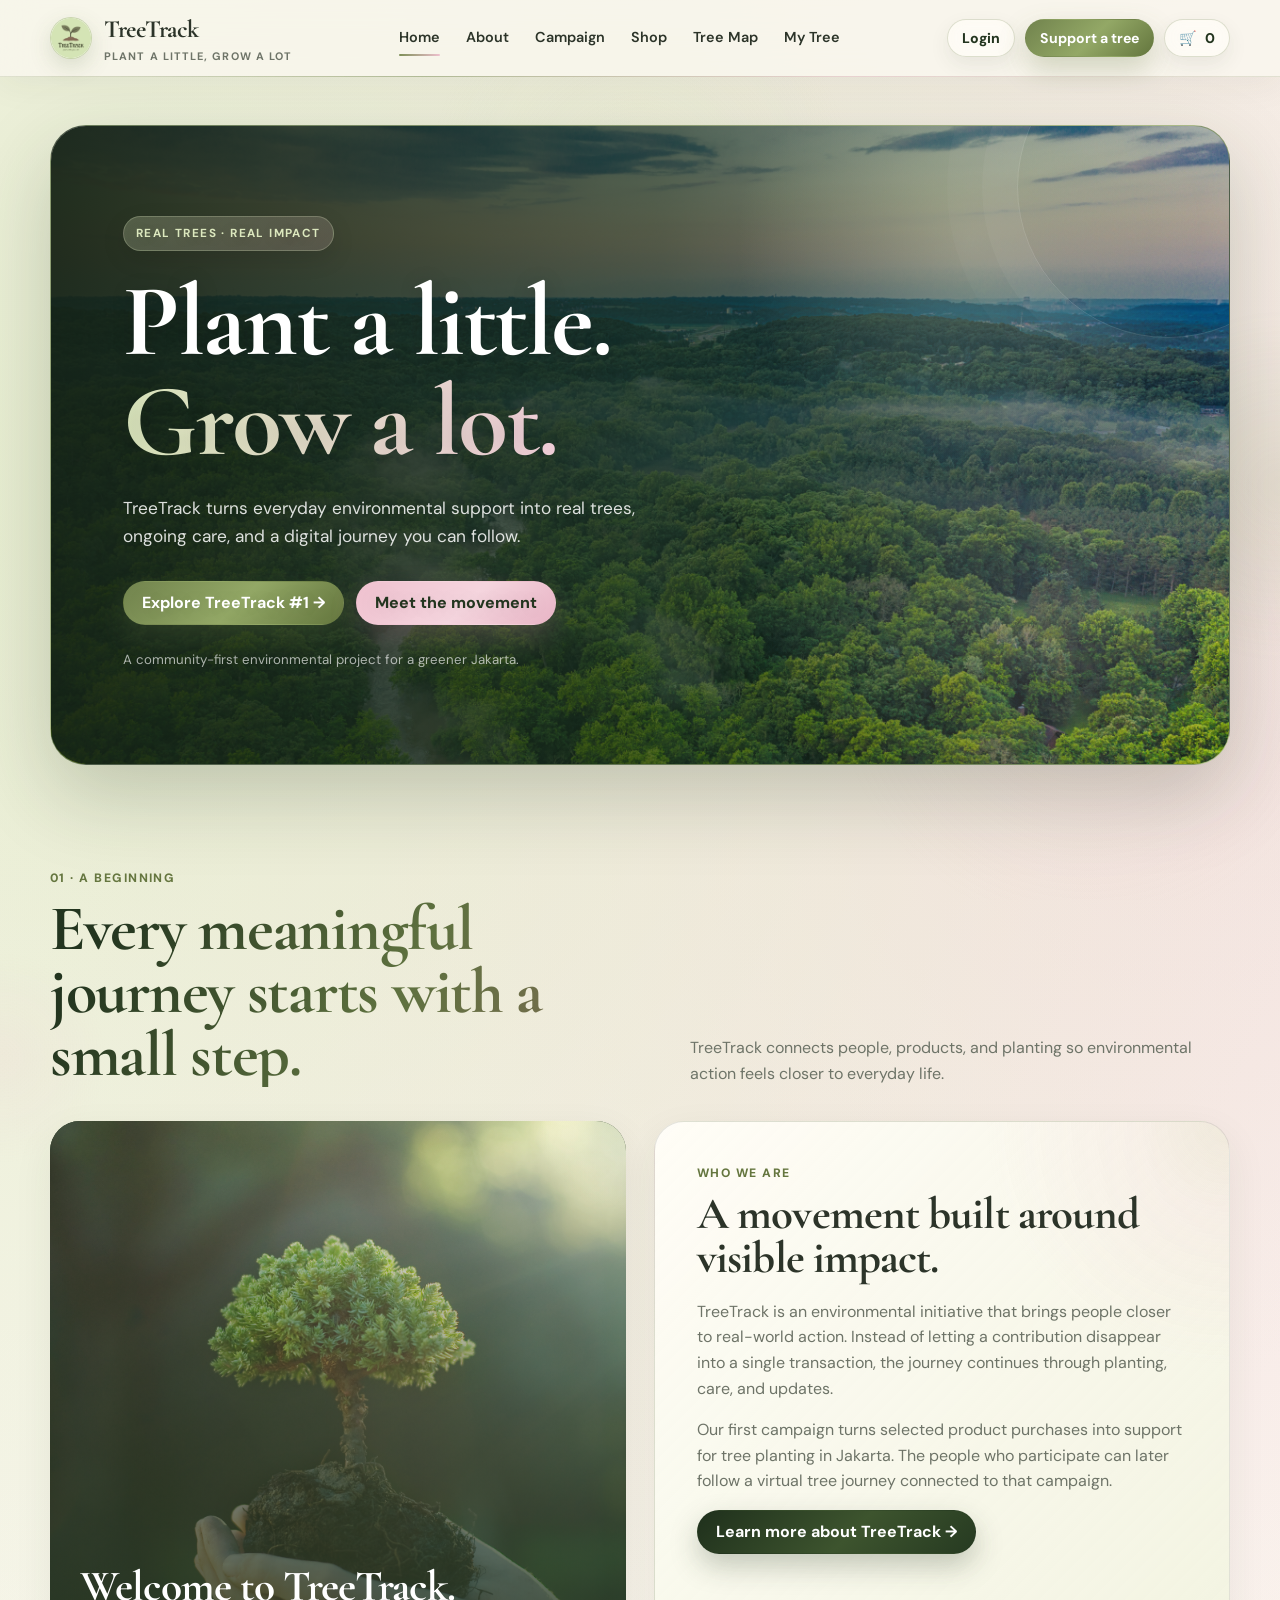
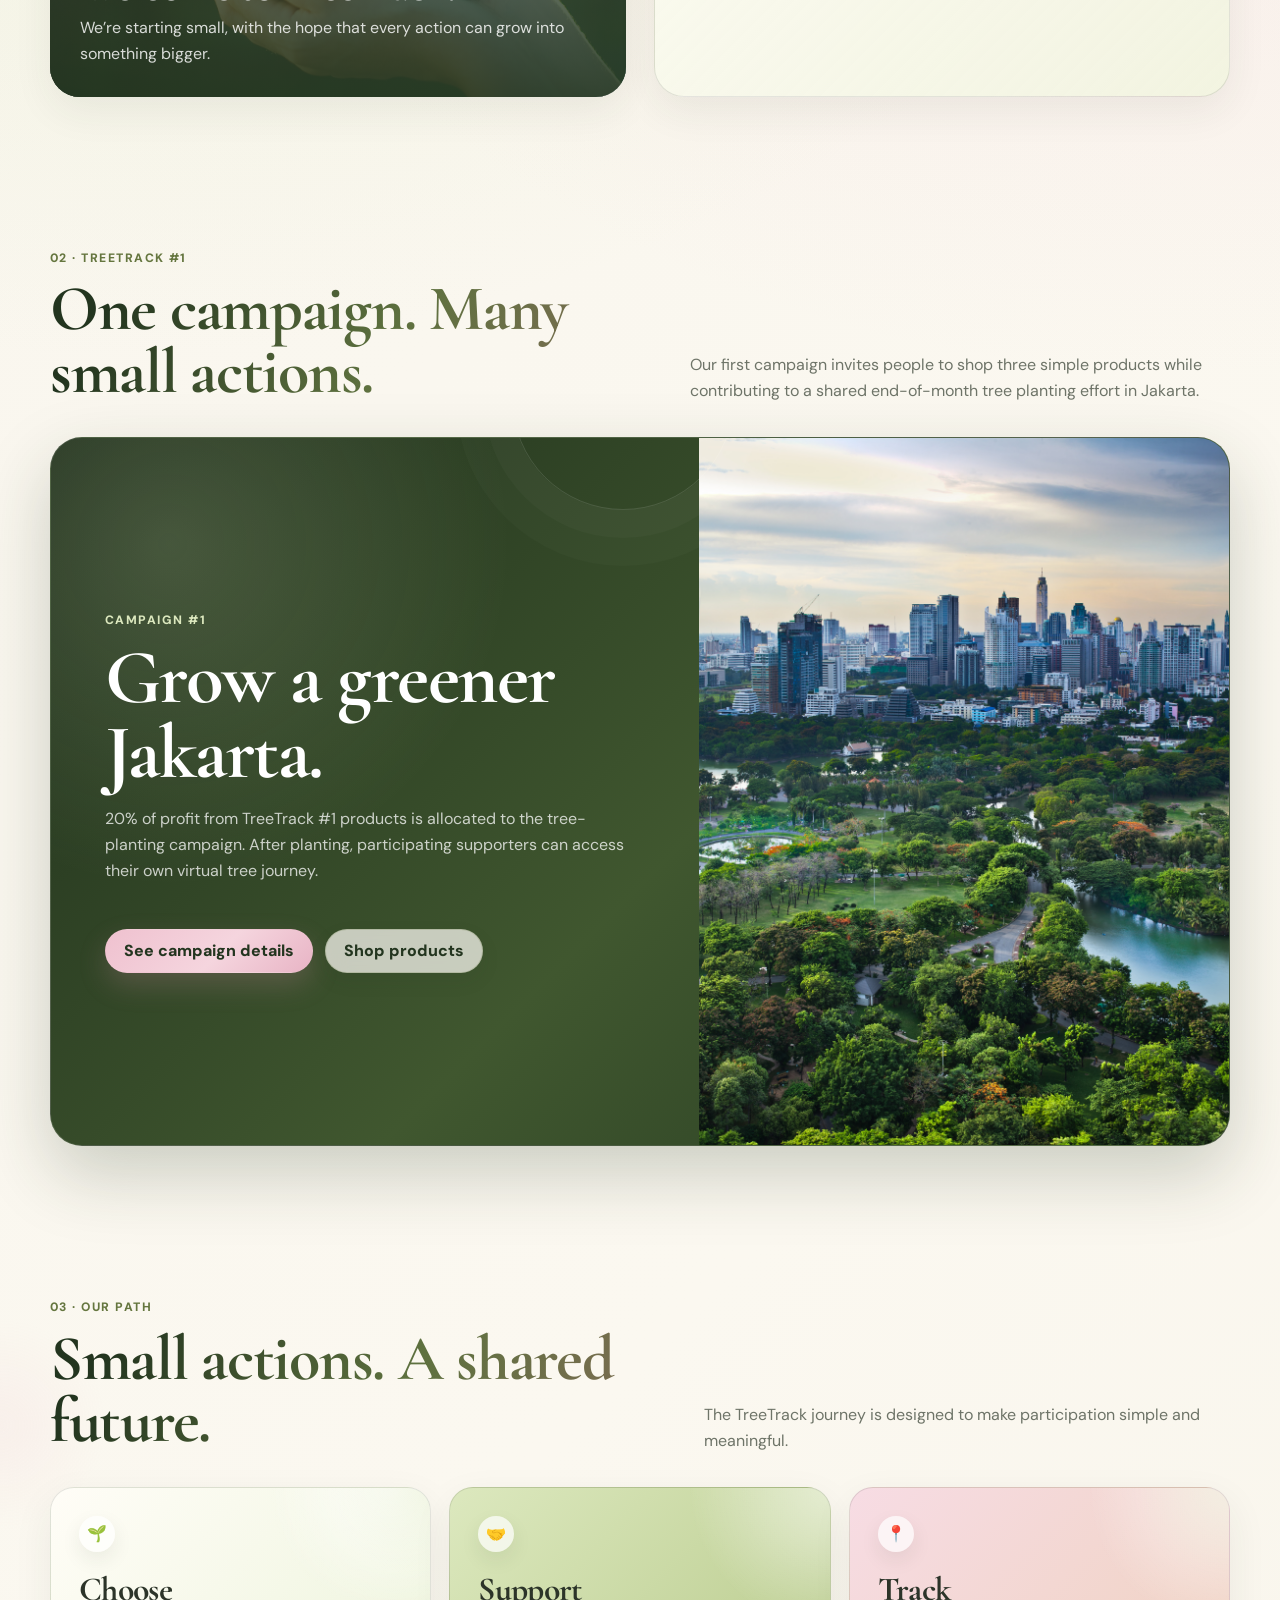
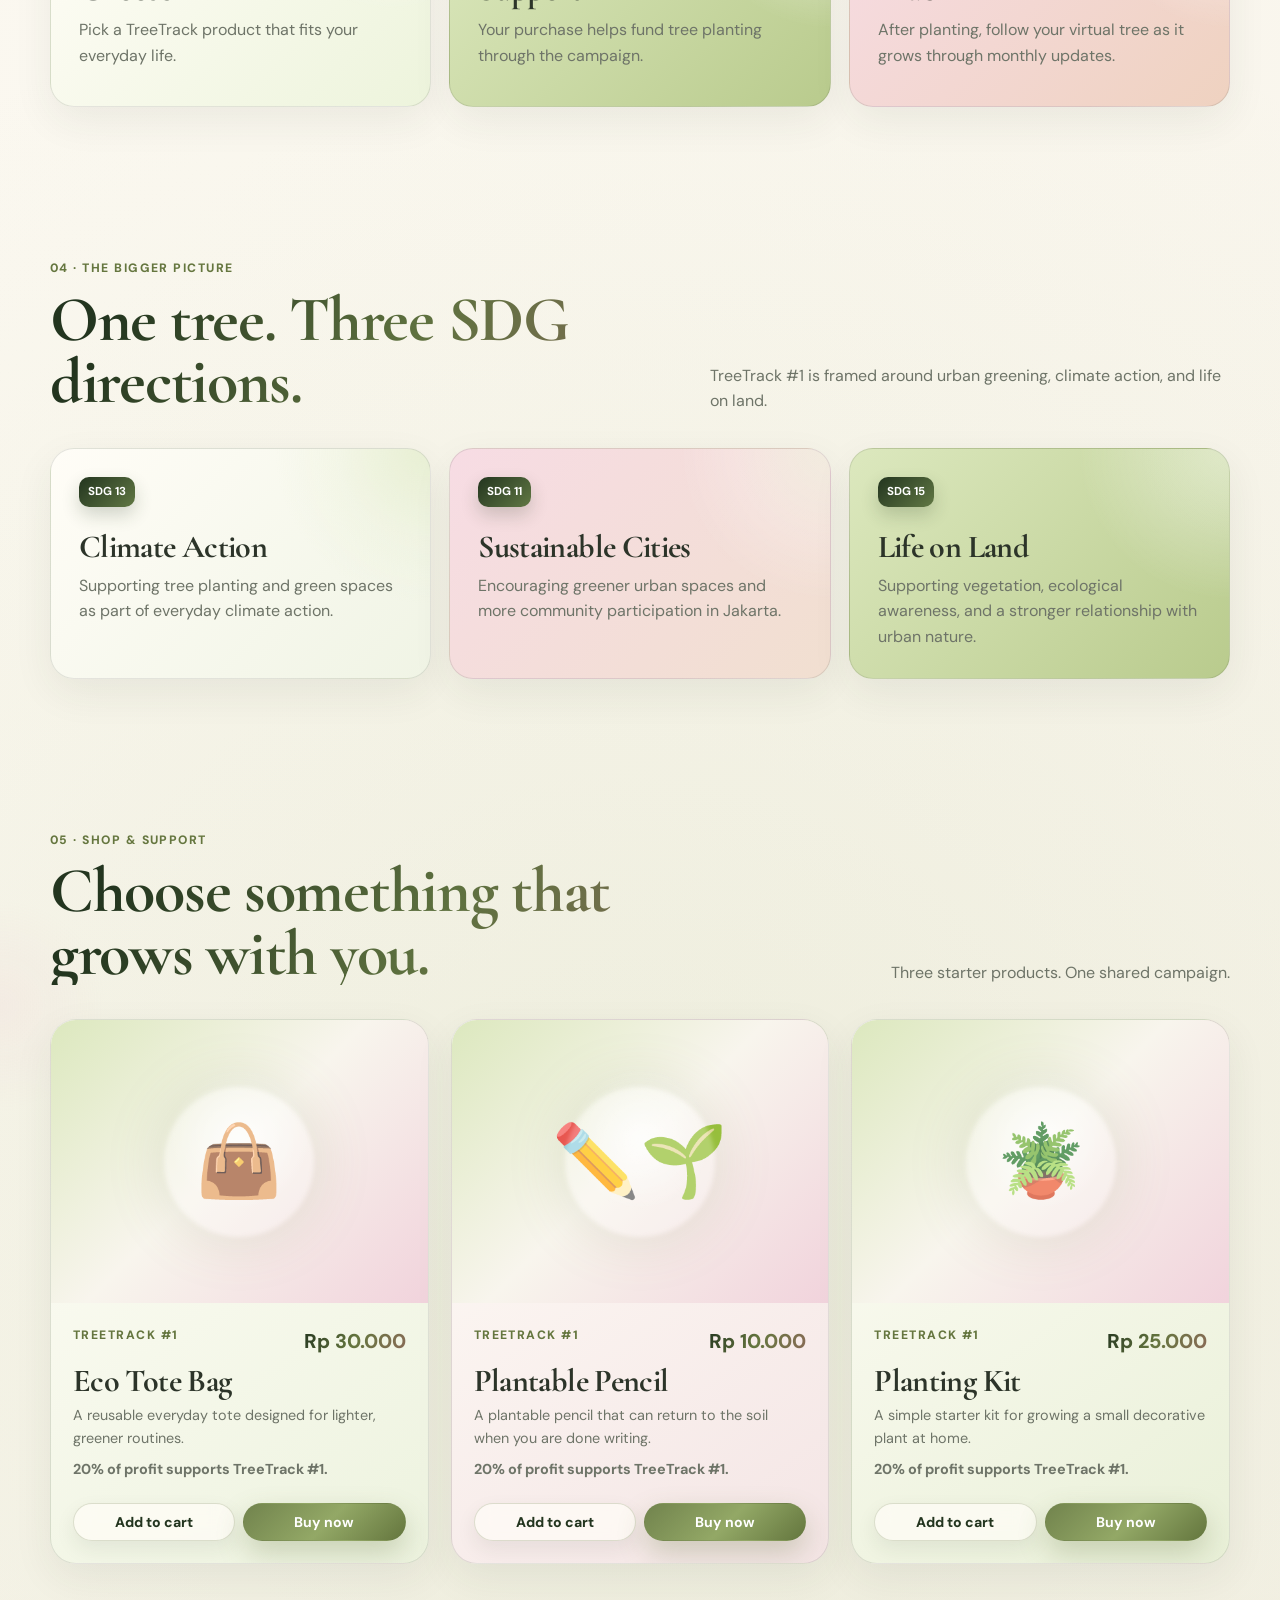
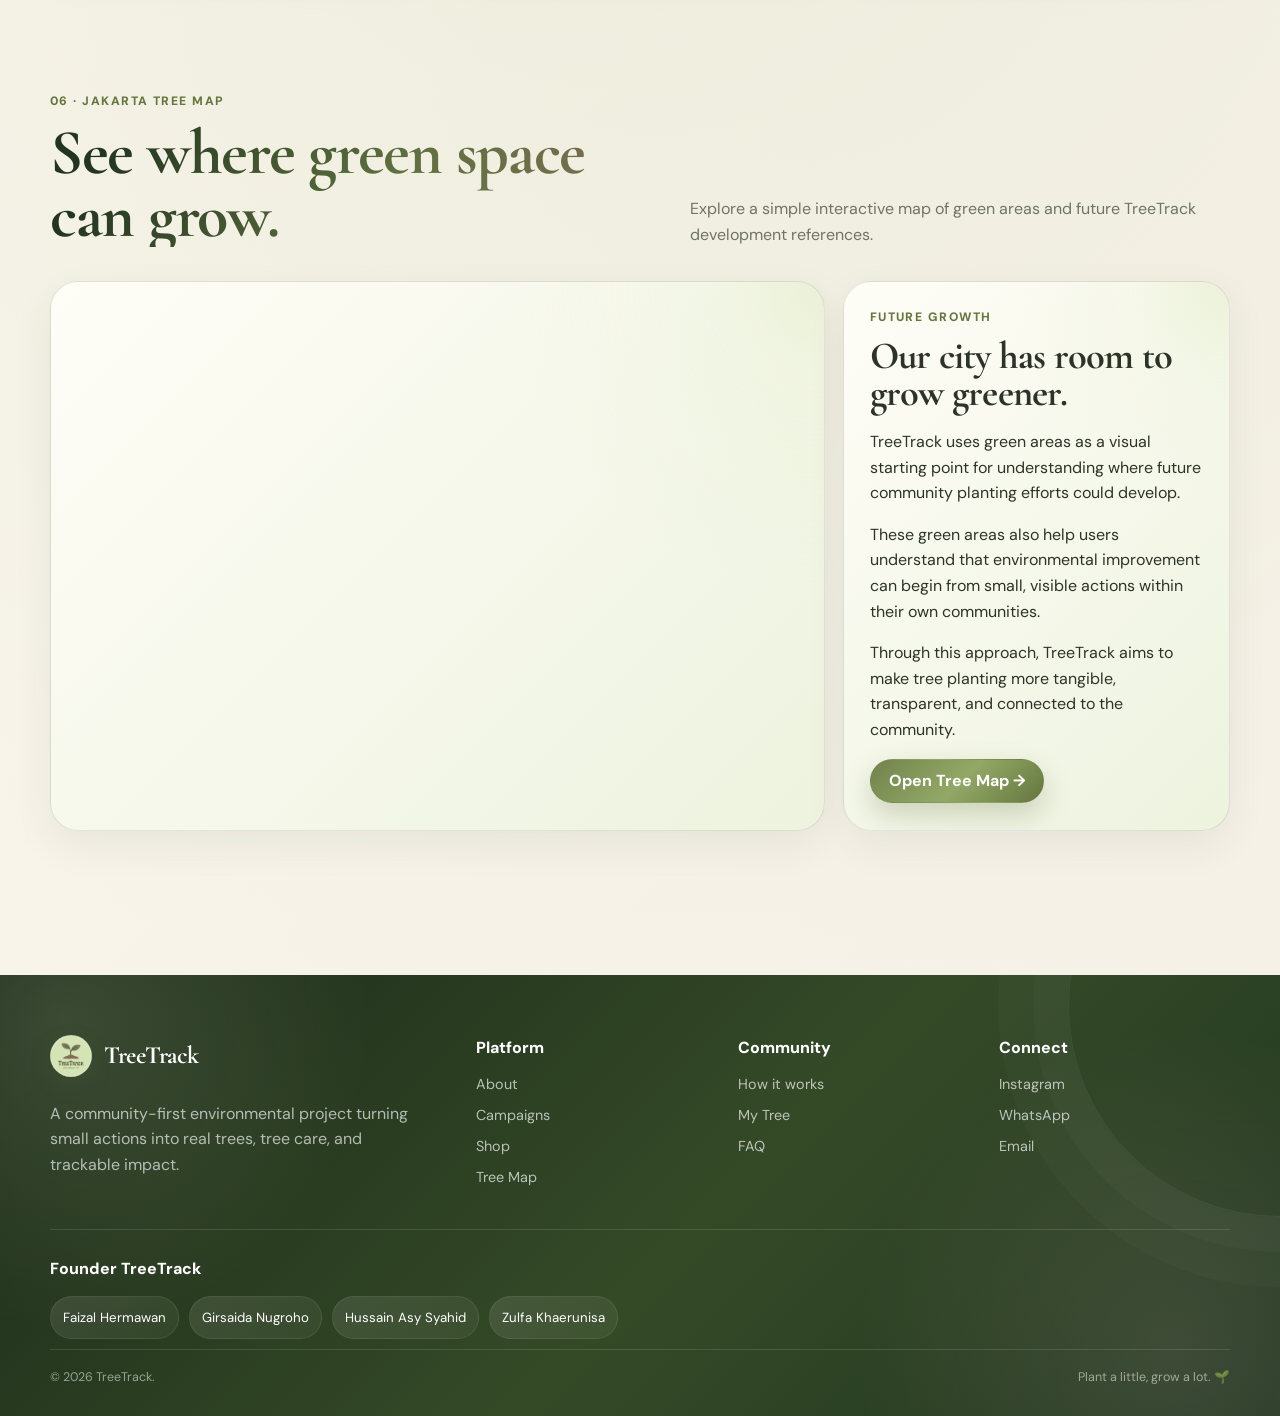
<file: index.html>
<!doctype html>
<html lang="en">
<head>
  <meta charset="utf-8">
  <meta name="viewport" content="width=device-width, initial-scale=1">
  <meta name="description" content="TreeTrack — small environmental actions, real trees, and trackable impact.">
  <title>TreeTrack — Plant a little. Grow a lot.</title>
  <link rel="icon" href="assets/treetrack-logo.jpg">
  <link rel="stylesheet" href="css/styles.css">
</head>
<body>
<header class="site-header">
  <div class="container navbar">
    <a class="brand" href="index.html" aria-label="TreeTrack home">
      <span class="brand-mark"><img src="assets/treetrack-logo.jpg" alt="TreeTrack logo"></span>
      <span><span class="brand-name">TreeTrack</span><span class="brand-tag">plant a little, grow a lot</span></span>
    </a>
    <button class="mobile-toggle" data-mobile-toggle type="button" aria-label="Open menu">☰</button>
    <nav class="nav-links" aria-label="Primary navigation">
      <a href="index.html">Home</a>
      <a href="about.html">About</a>
      <a href="campaign.html">Campaign</a>
      <a href="shop.html">Shop</a>
      <a href="map.html">Tree Map</a>
      <a href="my-tree.html">My Tree</a>
    </nav>
    <div class="nav-actions">
      <a class="btn btn-outline small" href="login.html" data-auth-link>Login</a>
      <a class="btn btn-primary small" href="shop.html">Support a tree</a>
      <a href="checkout.html" class="btn btn-outline small" aria-label="Cart">🛒 <span data-cart-count>0</span></a>
    </div>
  </div>
</header>

<main>
  <section class="hero">
    <div class="container">
      <div class="hero-panel">
        <img class="hero-image" src="assets/Background1.png" alt="Green landscape with environmental waste cleanup">
        <div class="hero-content">
          <span class="eyebrow">Real trees · real impact</span>
          <h1>Plant a little.<br><em>Grow a lot.</em></h1>
          <p class="hero-copy">TreeTrack turns everyday environmental support into real trees, ongoing care, and a digital journey you can follow.</p>
          <div class="hero-actions">
            <a class="btn btn-primary" href="campaign.html">Explore TreeTrack #1 →</a>
            <a class="btn btn-pink" href="about.html">Meet the movement</a>
          </div>
          <div class="hero-note">A community-first environmental project for a greener Jakarta.</div>
        </div>
      </div>
    </div>
  </section>

  <section class="section tight">
    <div class="container">
      <div class="section-head">
        <div>
          <div class="kicker">01 · A beginning</div>
          <h2>Every meaningful journey starts with a small step.</h2>
        </div>
        <p>TreeTrack connects people, products, and planting so environmental action feels closer to everyday life.</p>
      </div>
      <div class="split">
        <div class="photo-card">
          <img src="assets/Background2.png" alt="TreeTrack brand artwork with a seedling and the welcome message">
          <div class="overlay"></div>
          <div class="photo-copy">
            <h3>Welcome to TreeTrack.</h3>
            <p>We’re starting small, with the hope that every action can grow into something bigger.</p>
          </div>
        </div>
        <div class="text-card">
          <div class="kicker">Who we are</div>
          <h3>A movement built around visible impact.</h3>
          <p>TreeTrack is an environmental initiative that brings people closer to real-world action. Instead of letting a contribution disappear into a single transaction, the journey continues through planting, care, and updates.</p>
          <p>Our first campaign turns selected product purchases into support for tree planting in Jakarta. The people who participate can later follow a virtual tree journey connected to that campaign.</p>
          <a class="btn btn-dark" href="about.html">Learn more about TreeTrack →</a>
        </div>
      </div>
    </div>
  </section>

  <section class="section">
    <div class="container">
      <div class="section-head">
        <div><div class="kicker">02 · TreeTrack #1</div><h2>One campaign. Many small actions.</h2></div>
        <p>Our first campaign invites people to shop three simple products while contributing to a shared end-of-month tree planting effort in Jakarta.</p>
      </div>
      <div class="campaign-banner">
        <div class="copy">
          <div class="kicker" style="color:var(--sage)">Campaign #1</div>
          <h2>Grow a greener Jakarta.</h2>
          <p>20% of profit from TreeTrack #1 products is allocated to the tree-planting campaign. After planting, participating supporters can access their own virtual tree journey.</p>
          <div class="hero-actions">
            <a class="btn btn-pink" href="campaign.html">See campaign details</a>
            <a class="btn btn-outline" href="shop.html">Shop products</a>
          </div>
        </div>
        <div class="media"><img src="assets/Background3.png" alt="Hands transferring a small plant into soil"></div>
      </div>
    </div>
  </section>

  <section class="section tight">
    <div class="container">
      <div class="section-head"><div><div class="kicker">03 · Our path</div><h2>Small actions. A shared future.</h2></div><p>The TreeTrack journey is designed to make participation simple and meaningful.</p></div>
      <div class="story-grid">
        <article class="story-card"><span>🌱</span><h3>Choose</h3><p>Pick a TreeTrack product that fits your everyday life.</p></article>
        <article class="story-card"><span>🤝</span><h3>Support</h3><p>Your purchase helps fund tree planting through the campaign.</p></article>
        <article class="story-card"><span>📍</span><h3>Track</h3><p>After planting, follow your virtual tree as it grows through monthly updates.</p></article>
      </div>
    </div>
  </section>

  <section class="section">
    <div class="container">
      <div class="section-head"><div><div class="kicker">04 · The bigger picture</div><h2>One tree. Three SDG directions.</h2></div><p>TreeTrack #1 is framed around urban greening, climate action, and life on land.</p></div>
      <div class="sdgs">
        <article class="sdg-card"><span class="sdg-tag">SDG 13</span><h3>Climate Action</h3><p>Supporting tree planting and green spaces as part of everyday climate action.</p></article>
        <article class="sdg-card"><span class="sdg-tag">SDG 11</span><h3>Sustainable Cities</h3><p>Encouraging greener urban spaces and more community participation in Jakarta.</p></article>
        <article class="sdg-card"><span class="sdg-tag">SDG 15</span><h3>Life on Land</h3><p>Supporting vegetation, ecological awareness, and a stronger relationship with urban nature.</p></article>
      </div>
    </div>
  </section>

  <section class="section tight">
    <div class="container">
      <div class="section-head"><div><div class="kicker">05 · Shop & support</div><h2>Choose something that grows with you.</h2></div><p>Three starter products. One shared campaign.</p></div>
      <div class="products" id="homeProductGrid"></div>
    </div>
  </section>

  <section class="section tight">
    <div class="container">
      <div class="section-head"><div><div class="kicker">06 · Jakarta tree map</div><h2>See where green space can grow.</h2></div><p>Explore a simple interactive map of green areas and future TreeTrack development references.</p></div>
      <div class="map-shell">
        <div class="map-frame" style="min-height:420px"><iframe title="Jakarta green space map" src="https://www.google.com/maps?q=Jakarta%20green%20spaces&output=embed" loading="lazy"></iframe></div>
        <div class="map-side">
          <div class="kicker">Future growth</div>
          <h3 style="font-size:2.4rem">Our city has room to grow greener.</h3>
          <p>
  TreeTrack uses green areas as a visual starting point for understanding
  where future community planting efforts could develop.
</p>

<p>
  These green areas also help users understand that environmental improvement
  can begin from small, visible actions within their own communities.
</p>

<p>
  Through this approach, TreeTrack aims to make tree planting more tangible,
  transparent, and connected to the community.
</p>
          <a class="btn btn-primary" href="map.html">Open Tree Map →</a>
        </div>
      </div>
    </div>
  </section>
</main>

<footer class="site-footer">
  <div class="container">
    <div class="footer-grid">
      <div class="footer-brand"><div class="brand"><span class="brand-mark"><img src="assets/treetrack-logo.jpg" alt=""></span><span class="brand-name">TreeTrack</span></div><p>A community-first environmental project turning small actions into real trees, tree care, and trackable impact.</p></div>
      <div><div class="footer-title">Platform</div><div class="footer-links"><a href="about.html">About</a><a href="campaign.html">Campaigns</a><a href="shop.html">Shop</a><a href="map.html">Tree Map</a></div></div>
      <div><div class="footer-title">Community</div><div class="footer-links"><a href="about.html#how">How it works</a><a href="my-tree.html">My Tree</a><a href="about.html#faq">FAQ</a></div></div>
      <div><div class="footer-title">Connect</div><div class="footer-links"><a href="https://instagram.com/treetrack.id" target="_blank" rel="noopener">Instagram</a><a href="https://wa.me/628139511928" target="_blank" rel="noopener">WhatsApp</a><a href="mailto:hello@treetrack.id">Email</a></div></div>
    </div>
    <div class="footer-founders"><div class="footer-title">Founder TreeTrack</div><div class="founder-list"><span class="founder">Faizal Hermawan</span><span class="founder">Girsaida Nugroho</span><span class="founder">Hussain Asy Syahid</span><span class="founder">Zulfa Khaerunisa</span></div></div>
    <div class="footer-bottom"><span>© <span data-year></span> TreeTrack.</span><span>Plant a little, grow a lot. 🌱</span></div>
  </div>
</footer>
<div class="toast"></div>
<script src="js/app.js"></script>
</body>
</html>
</file>
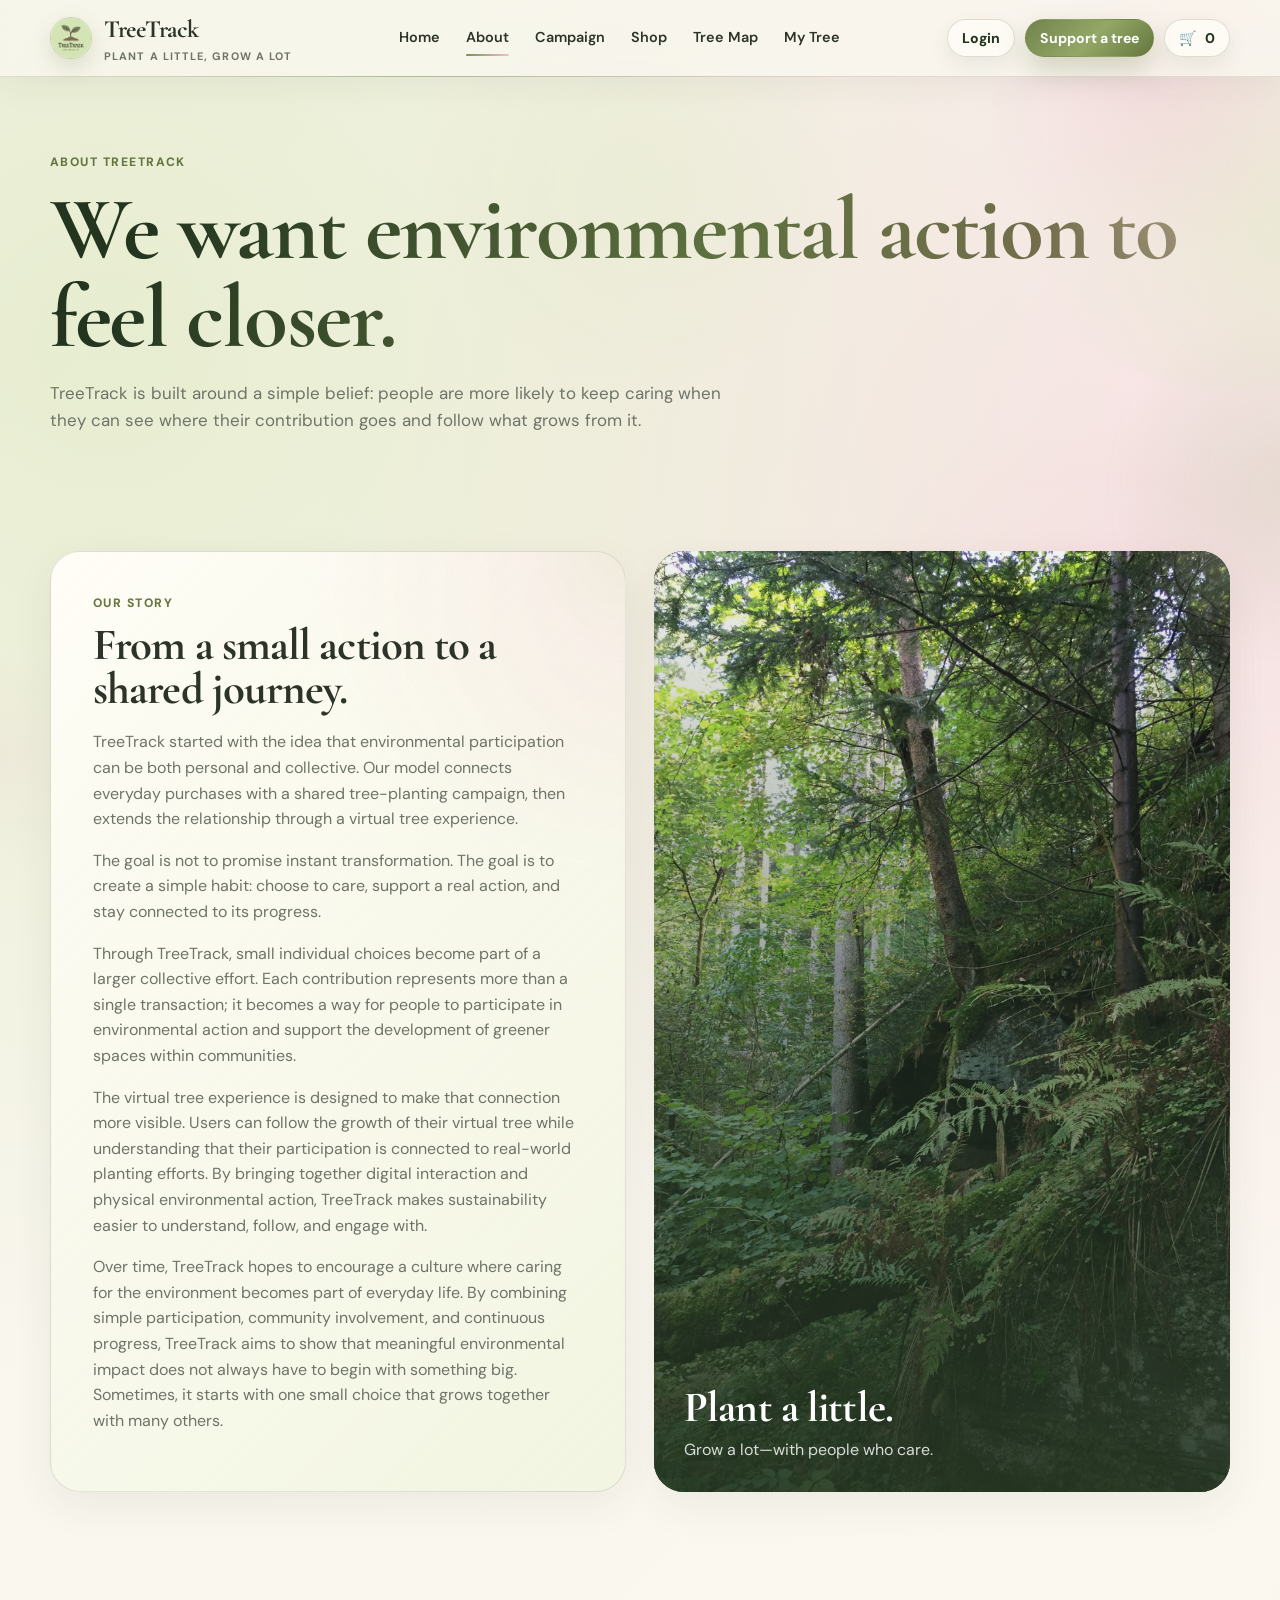
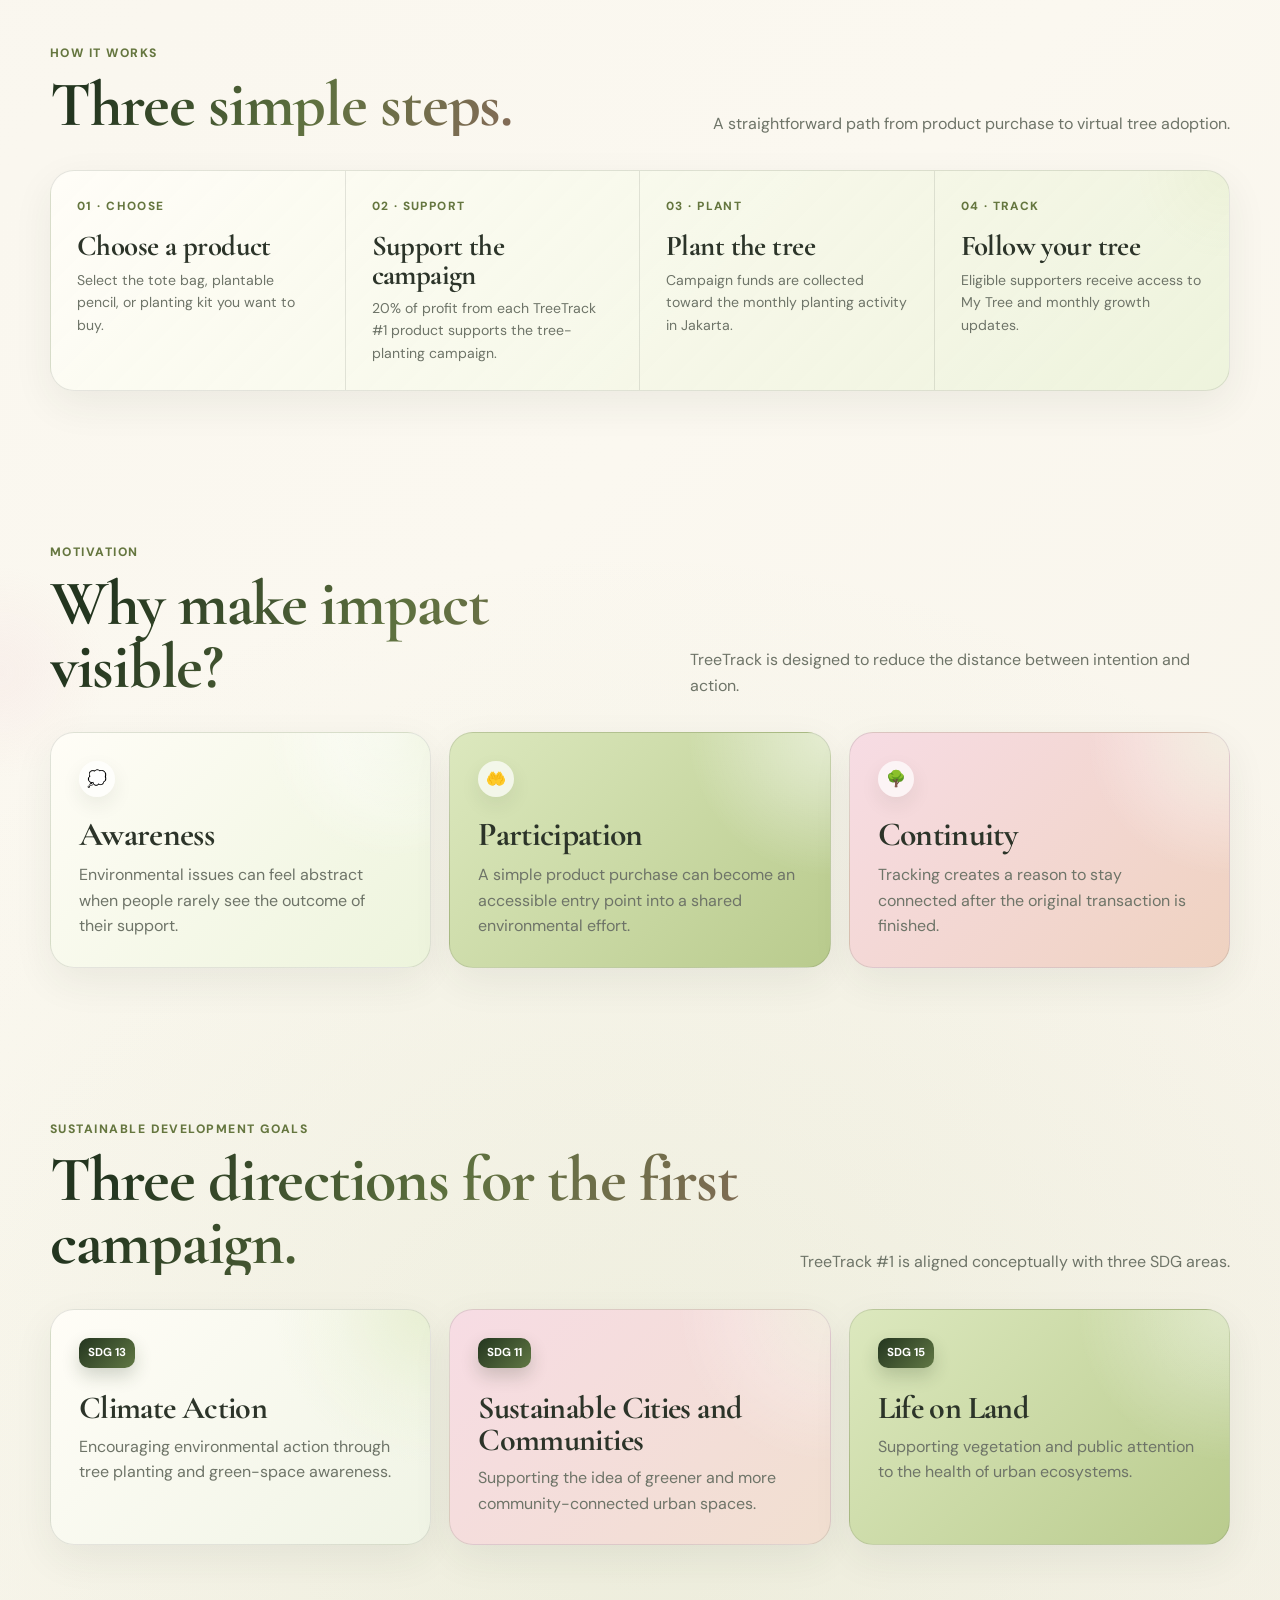
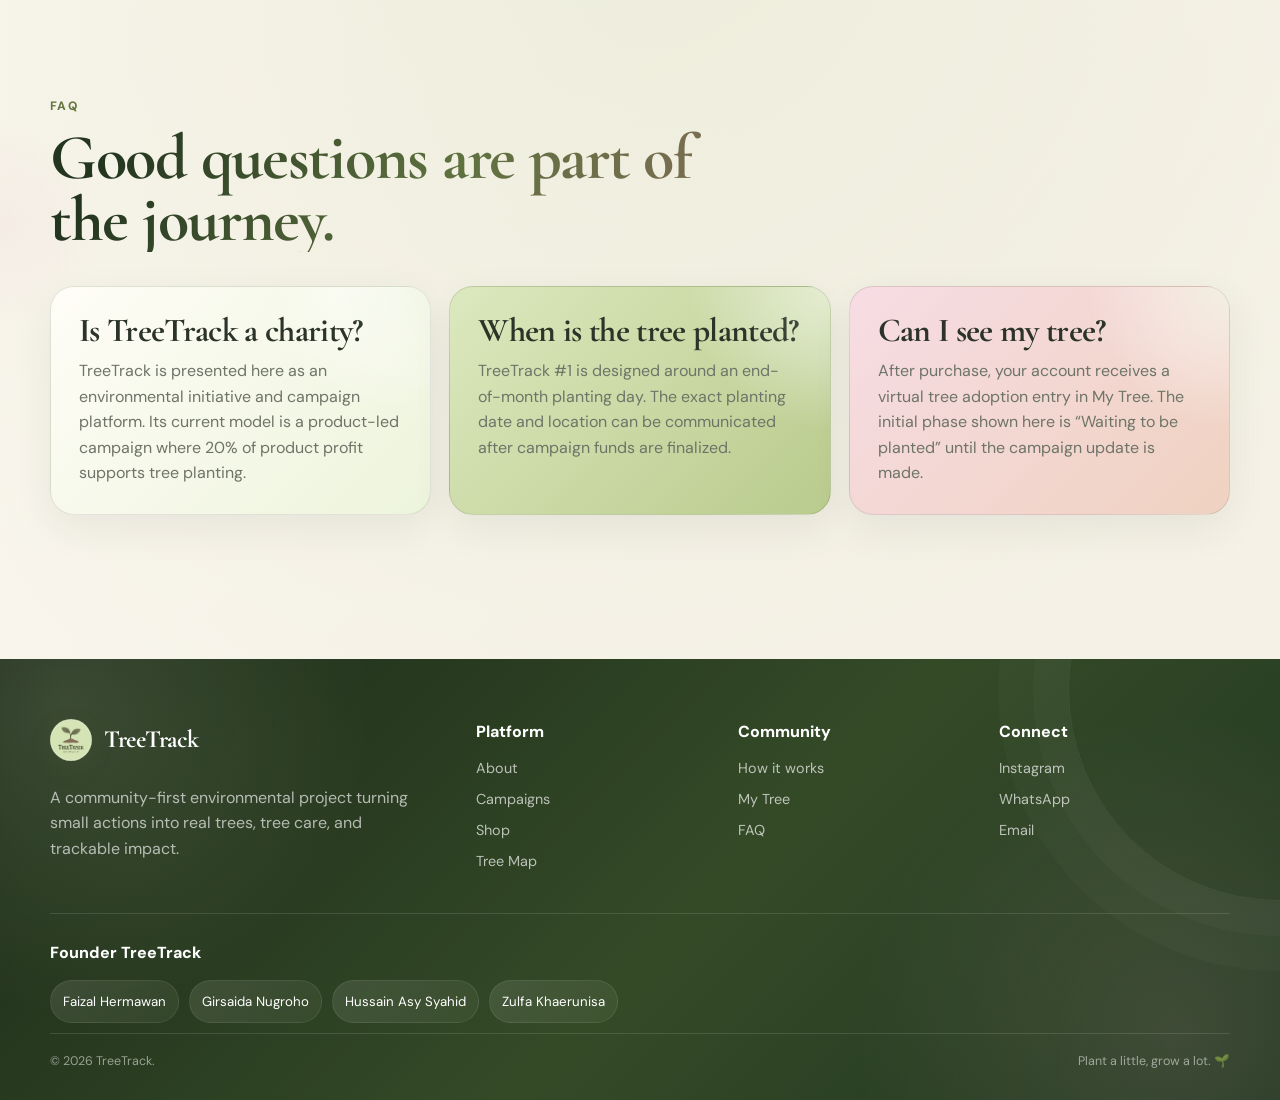
<file: about.html>
<!doctype html>
<html lang="en">
<head>
  <meta charset="utf-8"><meta name="viewport" content="width=device-width, initial-scale=1">
  <meta name="description" content="About TreeTrack, its motivation, mission, SDGs and how the platform works.">
  <title>About TreeTrack</title>
  <link rel="icon" href="assets/treetrack-logo.jpg"><link rel="stylesheet" href="css/styles.css">
</head>
<body>
<header class="site-header"><div class="container navbar"><a class="brand" href="index.html"><span class="brand-mark"><img src="assets/treetrack-logo.jpg" alt="TreeTrack logo"></span><span><span class="brand-name">TreeTrack</span><span class="brand-tag">plant a little, grow a lot</span></span></a><button class="mobile-toggle" data-mobile-toggle type="button">☰</button><nav class="nav-links"><a href="index.html">Home</a><a href="about.html">About</a><a href="campaign.html">Campaign</a><a href="shop.html">Shop</a><a href="map.html">Tree Map</a><a href="my-tree.html">My Tree</a></nav><div class="nav-actions"><a class="btn btn-outline small" href="login.html" data-auth-link>Login</a><a class="btn btn-primary small" href="shop.html">Support a tree</a><a class="btn btn-outline small" href="checkout.html">🛒 <span data-cart-count>0</span></a></div></div></header>
<main>
  <section class="page-hero"><div class="container page-hero-inner"><div class="kicker">About TreeTrack</div><h1>We want environmental action to feel closer.</h1><p>TreeTrack is built around a simple belief: people are more likely to keep caring when they can see where their contribution goes and follow what grows from it.</p></div></section>
  <section class="section tight"><div class="container"><div class="split"><div class="text-card"><div class="kicker">Our story</div><h3>From a small action to a shared journey.</h3><p>
  TreeTrack started with the idea that environmental participation can be both
  personal and collective. Our model connects everyday purchases with a shared
  tree-planting campaign, then extends the relationship through a virtual tree
  experience.
</p>

<p>
  The goal is not to promise instant transformation. The goal is to create a
  simple habit: choose to care, support a real action, and stay connected to
  its progress.
</p>

<p>
  Through TreeTrack, small individual choices become part of a larger
  collective effort. Each contribution represents more than a single
  transaction; it becomes a way for people to participate in environmental
  action and support the development of greener spaces within communities.
</p>

<p>
  The virtual tree experience is designed to make that connection more visible.
  Users can follow the growth of their virtual tree while understanding that
  their participation is connected to real-world planting efforts. By bringing
  together digital interaction and physical environmental action, TreeTrack
  makes sustainability easier to understand, follow, and engage with.
</p>

<p>
  Over time, TreeTrack hopes to encourage a culture where caring for the
  environment becomes part of everyday life. By combining simple participation,
  community involvement, and continuous progress, TreeTrack aims to show that
  meaningful environmental impact does not always have to begin with something
  big. Sometimes, it starts with one small choice that grows together with
  many others.
</p></div><div class="photo-card"><img src="assets/Background4.png" alt="Green landscape"><div class="overlay"></div><div class="photo-copy"><h3>Plant a little.</h3><p>Grow a lot—with people who care.</p></div></div></div></div></section>
  <section class="section" id="how"><div class="container"><div class="section-head"><div><div class="kicker">How it works</div><h2>Three simple steps.</h2></div><p>A straightforward path from product purchase to virtual tree adoption.</p></div><div class="timeline"><article class="timeline-item"><div class="num">01 · CHOOSE</div><h3>Choose a product</h3><p>Select the tote bag, plantable pencil, or planting kit you want to buy.</p></article><article class="timeline-item"><div class="num">02 · SUPPORT</div><h3>Support the campaign</h3><p>20% of profit from each TreeTrack #1 product supports the tree-planting campaign.</p></article><article class="timeline-item"><div class="num">03 · PLANT</div><h3>Plant the tree</h3><p>Campaign funds are collected toward the monthly planting activity in Jakarta.</p></article><article class="timeline-item"><div class="num">04 · TRACK</div><h3>Follow your tree</h3><p>Eligible supporters receive access to My Tree and monthly growth updates.</p></article></div></div></section>
  <section class="section tight"><div class="container"><div class="section-head"><div><div class="kicker">Motivation</div><h2>Why make impact visible?</h2></div><p>TreeTrack is designed to reduce the distance between intention and action.</p></div><div class="story-grid"><article class="story-card"><span>💭</span><h3>Awareness</h3><p>Environmental issues can feel abstract when people rarely see the outcome of their support.</p></article><article class="story-card"><span>🤲</span><h3>Participation</h3><p>A simple product purchase can become an accessible entry point into a shared environmental effort.</p></article><article class="story-card"><span>🌳</span><h3>Continuity</h3><p>Tracking creates a reason to stay connected after the original transaction is finished.</p></article></div></div></section>
  <section class="section" id="sdgs"><div class="container"><div class="section-head"><div><div class="kicker">Sustainable Development Goals</div><h2>Three directions for the first campaign.</h2></div><p>TreeTrack #1 is aligned conceptually with three SDG areas.</p></div><div class="sdgs"><article class="sdg-card"><span class="sdg-tag">SDG 13</span><h3>Climate Action</h3><p>Encouraging environmental action through tree planting and green-space awareness.</p></article><article class="sdg-card"><span class="sdg-tag">SDG 11</span><h3>Sustainable Cities and Communities</h3><p>Supporting the idea of greener and more community-connected urban spaces.</p></article><article class="sdg-card"><span class="sdg-tag">SDG 15</span><h3>Life on Land</h3><p>Supporting vegetation and public attention to the health of urban ecosystems.</p></article></div></div></section>
  <section class="section tight" id="faq"><div class="container"><div class="section-head"><div><div class="kicker">FAQ</div><h2>Good questions are part of the journey.</h2></div></div><div class="story-grid"><article class="story-card"><h3>Is TreeTrack a charity?</h3><p>TreeTrack is presented here as an environmental initiative and campaign platform. Its current model is a product-led campaign where 20% of product profit supports tree planting.</p></article><article class="story-card"><h3>When is the tree planted?</h3><p>TreeTrack #1 is designed around an end-of-month planting day. The exact planting date and location can be communicated after campaign funds are finalized.</p></article><article class="story-card"><h3>Can I see my tree?</h3><p>After purchase, your account receives a virtual tree adoption entry in My Tree. The initial phase shown here is “Waiting to be planted” until the campaign update is made.</p></article></div></div></section>
</main>
<footer class="site-footer"><div class="container"><div class="footer-grid"><div class="footer-brand"><div class="brand"><span class="brand-mark"><img src="assets/treetrack-logo.jpg" alt=""></span><span class="brand-name">TreeTrack</span></div><p>A community-first environmental project turning small actions into real trees, tree care, and trackable impact.</p></div><div><div class="footer-title">Platform</div><div class="footer-links"><a href="about.html">About</a><a href="campaign.html">Campaigns</a><a href="shop.html">Shop</a><a href="map.html">Tree Map</a></div></div><div><div class="footer-title">Community</div><div class="footer-links"><a href="about.html#how">How it works</a><a href="my-tree.html">My Tree</a><a href="about.html#faq">FAQ</a></div></div><div><div class="footer-title">Connect</div><div class="footer-links"><a href="https://instagram.com/treetrack.id" target="_blank" rel="noopener">Instagram</a><a href="https://wa.me/628139511928" target="_blank" rel="noopener">WhatsApp</a><a href="mailto:hello@treetrack.id">Email</a></div></div></div><div class="footer-founders"><div class="footer-title">Founder TreeTrack</div><div class="founder-list"><span class="founder">Faizal Hermawan</span><span class="founder">Girsaida Nugroho</span><span class="founder">Hussain Asy Syahid</span><span class="founder">Zulfa Khaerunisa</span></div></div><div class="footer-bottom"><span>© <span data-year></span> TreeTrack.</span><span>Plant a little, grow a lot. 🌱</span></div></div></footer><div class="toast"></div><script src="js/app.js"></script>
</body>
</html>
</file>
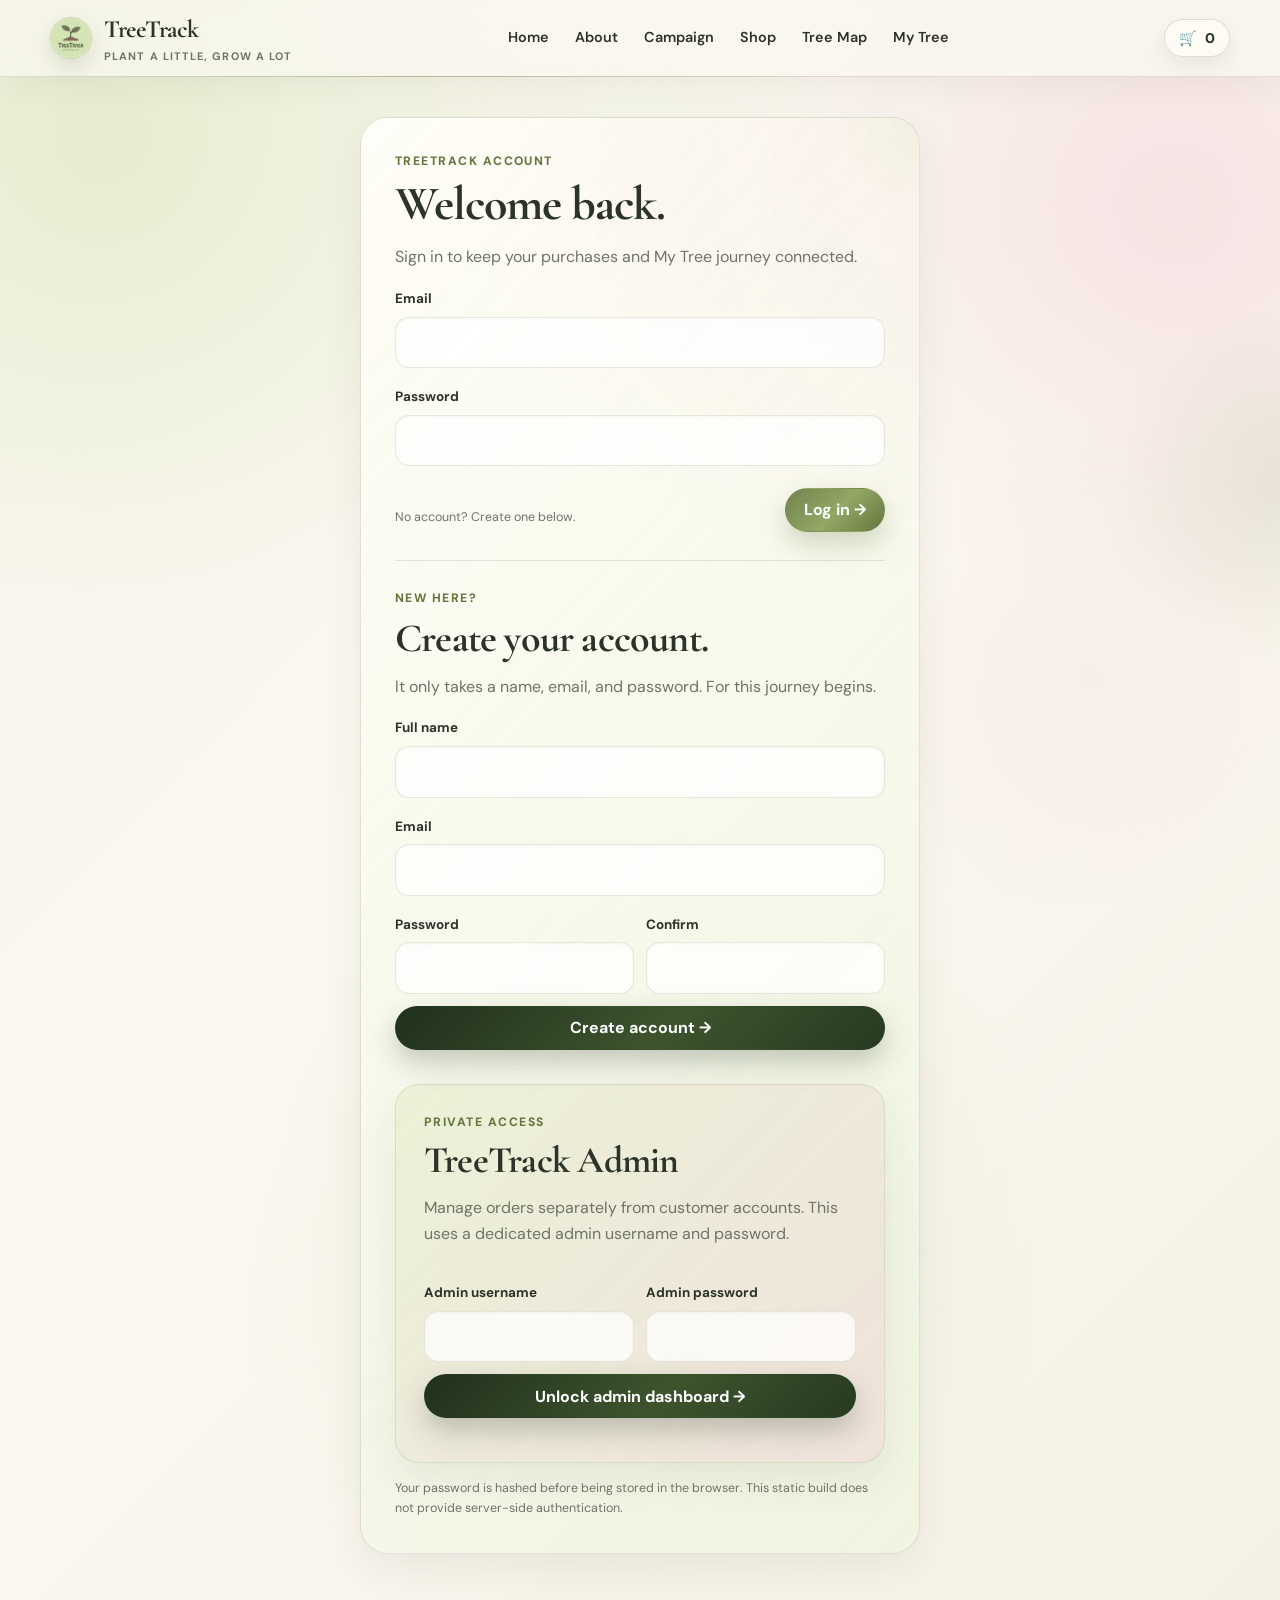
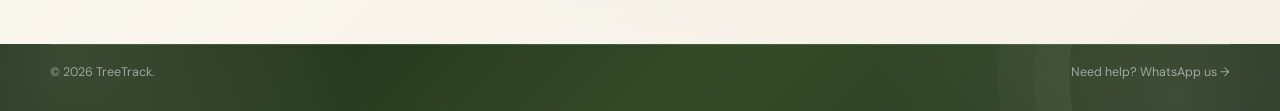
<file: account.html>
<!doctype html>
<html lang="en">
<head><meta charset="utf-8"><meta name="viewport" content="width=device-width, initial-scale=1"><meta name="description" content="TreeTrack user account and saved purchase history."><title>My TreeTrack Account</title><link rel="icon" href="assets/treetrack-logo.jpg"><link rel="stylesheet" href="css/styles.css"></head>
<body>
<header class="site-header"><div class="container navbar"><a class="brand" href="index.html"><span class="brand-mark"><img src="assets/treetrack-logo.jpg" alt="TreeTrack logo"></span><span><span class="brand-name">TreeTrack</span><span class="brand-tag">plant a little, grow a lot</span></span></a><button class="mobile-toggle" data-mobile-toggle type="button">☰</button><nav class="nav-links"><a href="index.html">Home</a><a href="about.html">About</a><a href="campaign.html">Campaign</a><a href="shop.html">Shop</a><a href="map.html">Tree Map</a><a href="my-tree.html">My Tree</a></nav><div class="nav-actions"><a class="btn btn-primary small" href="shop.html">Shop</a></div></div></header>
<main><section class="page-hero"><div class="container page-hero-inner"><div class="kicker">My account</div><h1>Your TreeTrack activity, kept together.</h1><p>Purchase history and virtual tree adoptions remain linked to your account in this browser.</p></div></section><section class="section tight"><div class="container" id="accountRoot"></div></section></main>
<footer class="site-footer"><div class="container"><div class="footer-bottom"><span>© <span data-year></span> TreeTrack.</span><span><a href="my-tree.html">Open My Tree →</a></span></div></div></footer><div class="toast"></div><script src="js/app.js"></script>
</body></html>
</file>
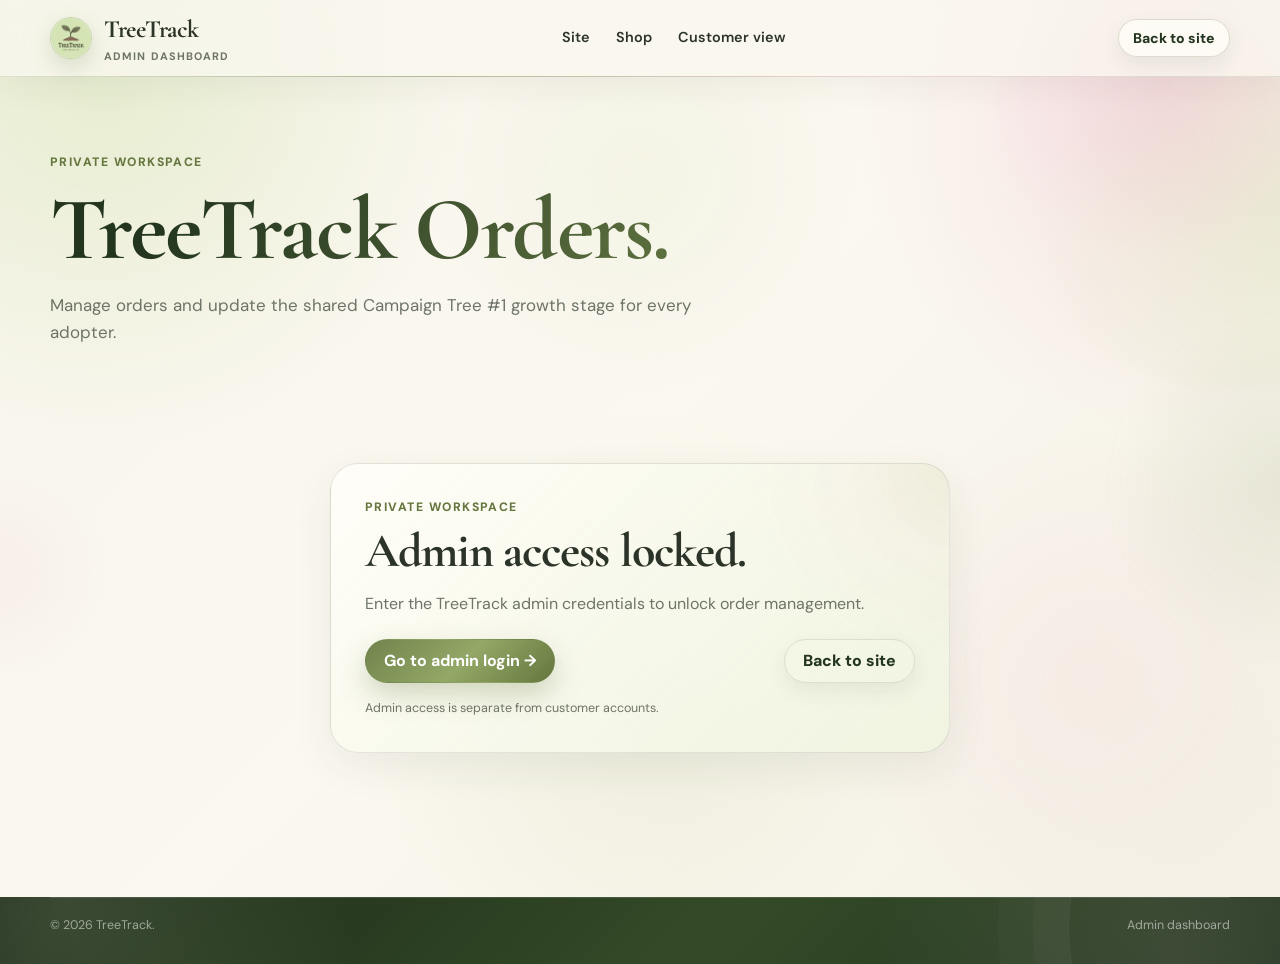
<file: admin.html>
<!doctype html>
<html lang="en">
<head>
  <meta charset="utf-8">
  <meta name="viewport" content="width=device-width, initial-scale=1">
  <meta name="description" content="TreeTrack order management dashboard.">
  <title>TreeTrack Admin — Dashboard</title>
  <link rel="icon" href="assets/treetrack-logo.jpg">
  <link rel="stylesheet" href="css/styles.css">
</head>
<body class="admin-page">
<header class="site-header">
  <div class="container navbar">
    <a class="brand" href="index.html">
      <span class="brand-mark"><img src="assets/treetrack-logo.jpg" alt="TreeTrack logo"></span>
      <span><span class="brand-name">TreeTrack</span><span class="brand-tag">admin dashboard</span></span>
    </a>
    <nav class="nav-links">
      <a href="index.html">Site</a>
      <a href="shop.html">Shop</a>
      <a href="account.html">Customer view</a>
    </nav>
    <div class="nav-actions"><a class="btn btn-outline small" href="index.html">Back to site</a></div>
  </div>
</header>
<main>
  <section class="page-hero"><div class="container page-hero-inner"><div class="kicker">Private workspace</div><h1>TreeTrack Orders.</h1><p>Manage orders and update the shared Campaign Tree #1 growth stage for every adopter.</p></div></section>
  <section class="section tight"><div class="container" id="adminRoot"></div></section>
</main>
<footer class="site-footer"><div class="container"><div class="footer-bottom"><span>© <span data-year></span> TreeTrack.</span><span>Admin dashboard</span></div></div></footer>
<div class="toast"></div>
<script src="js/app.js"></script>
</body>
</html>
</file>
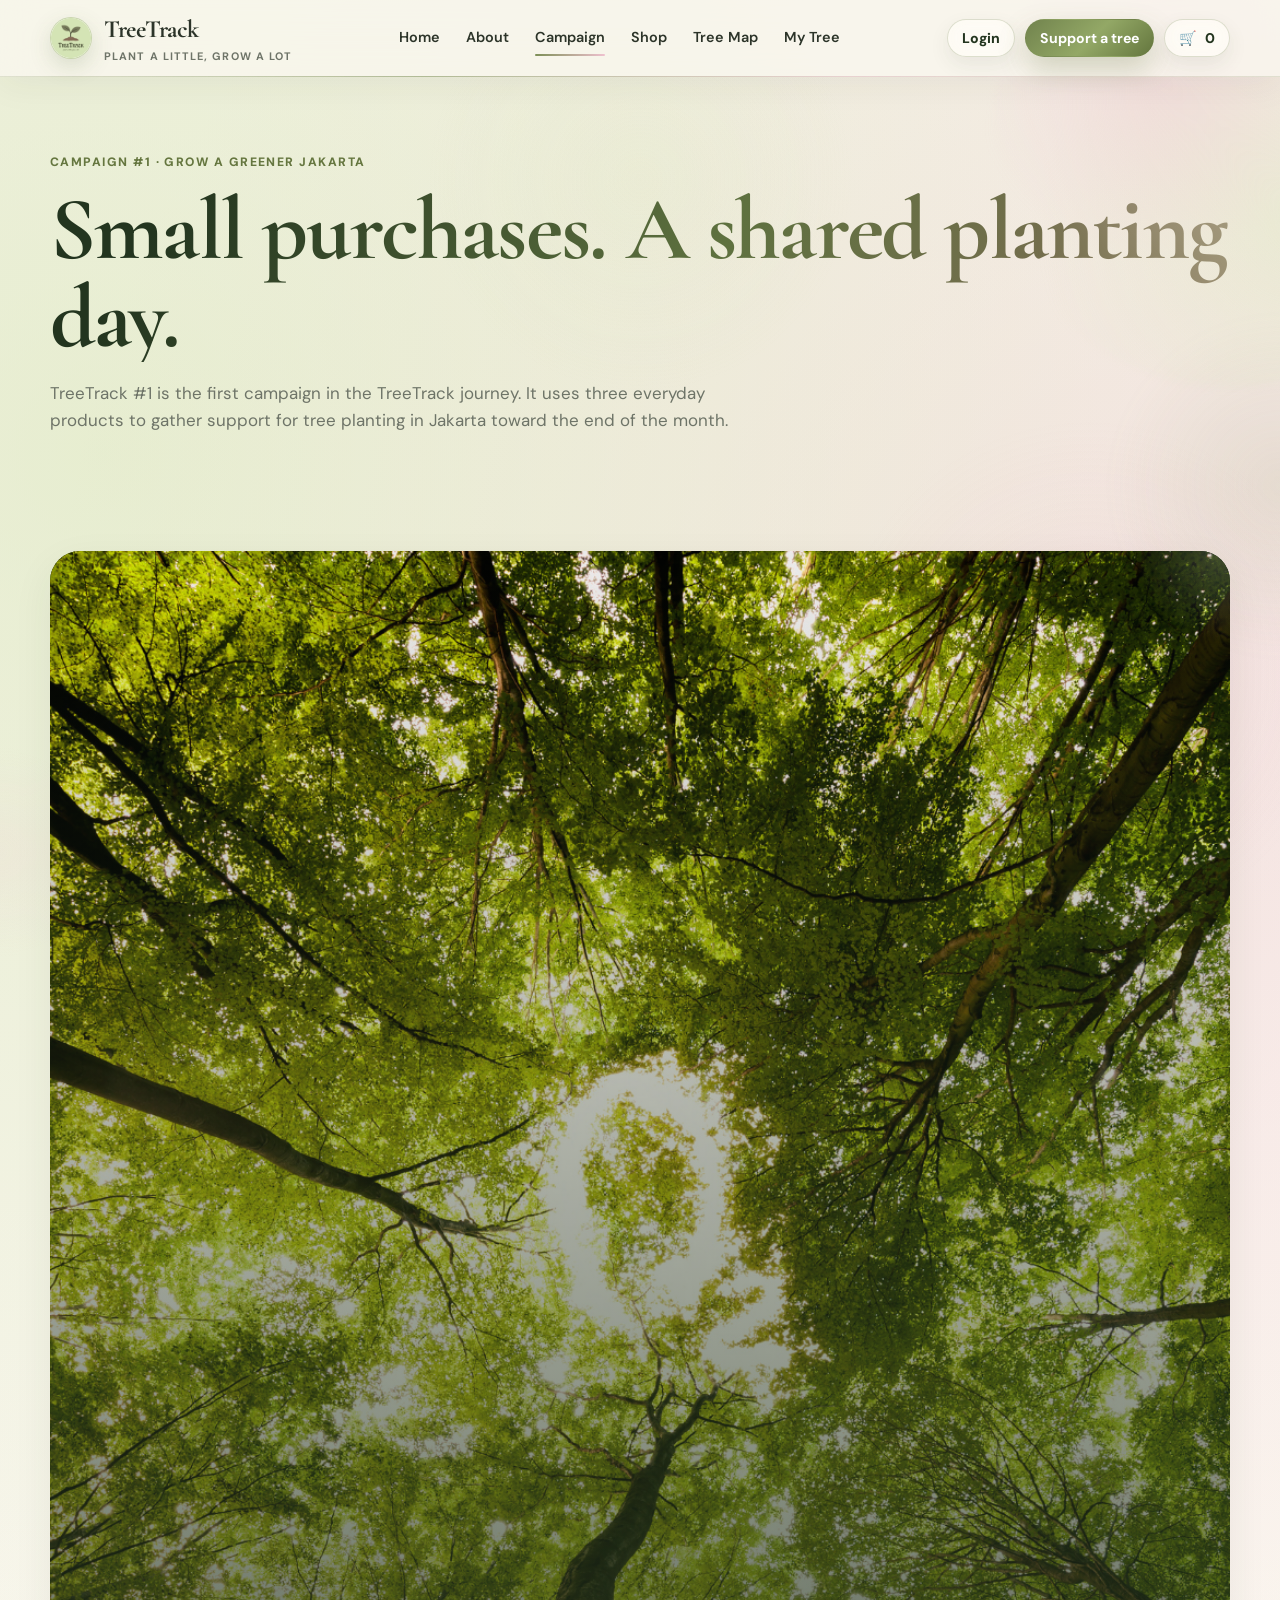
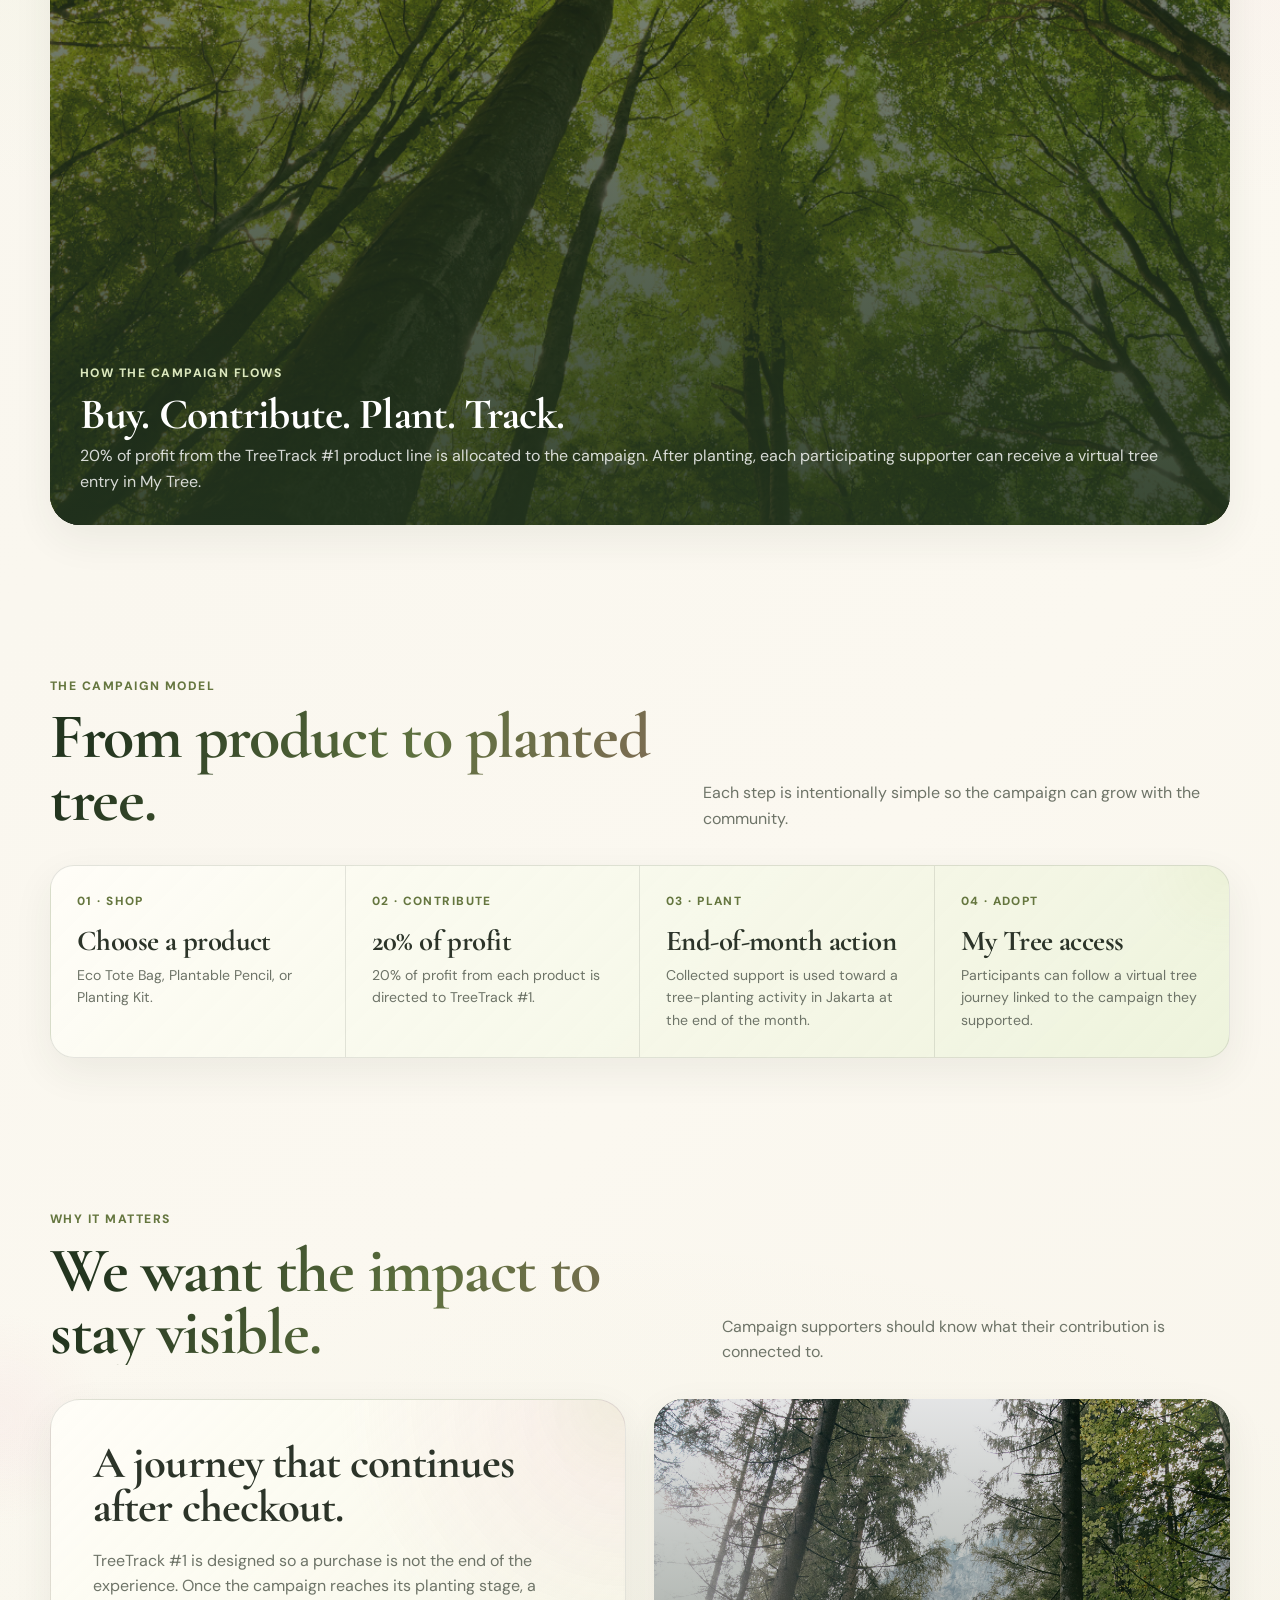
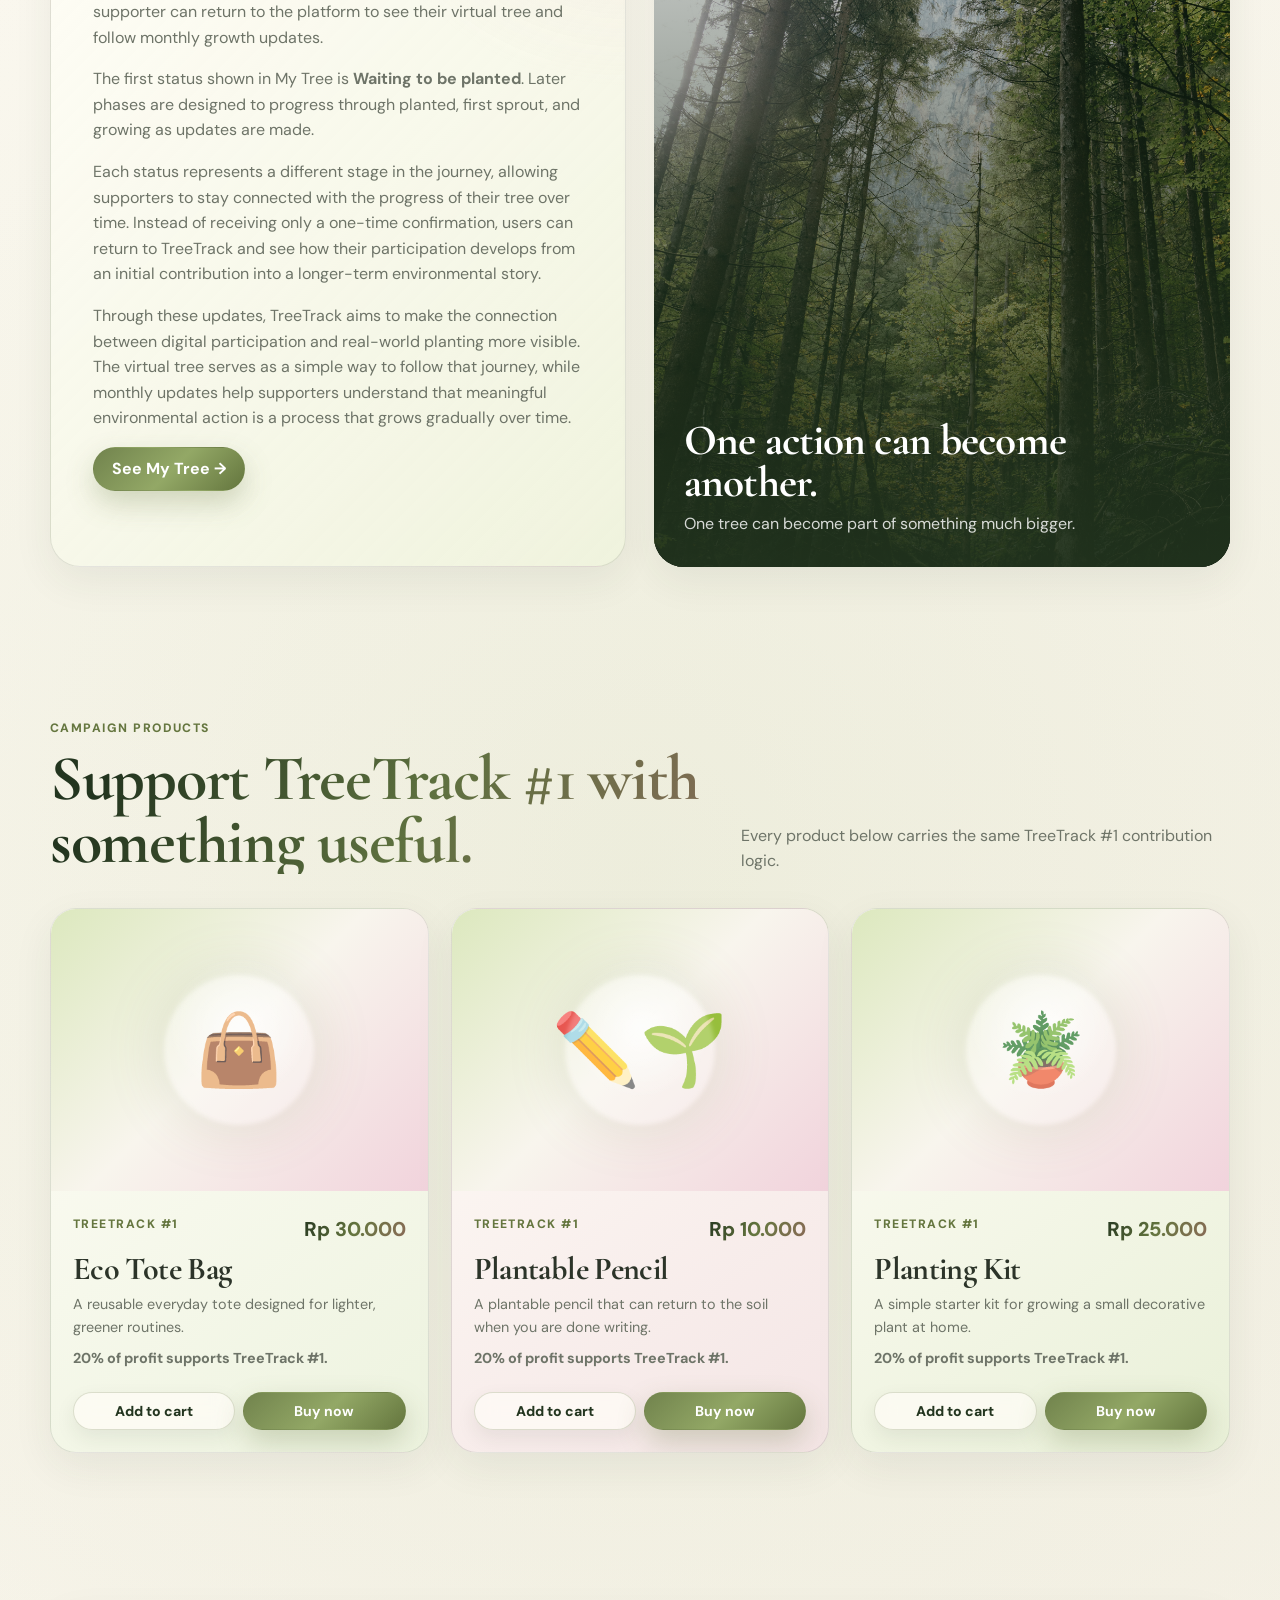
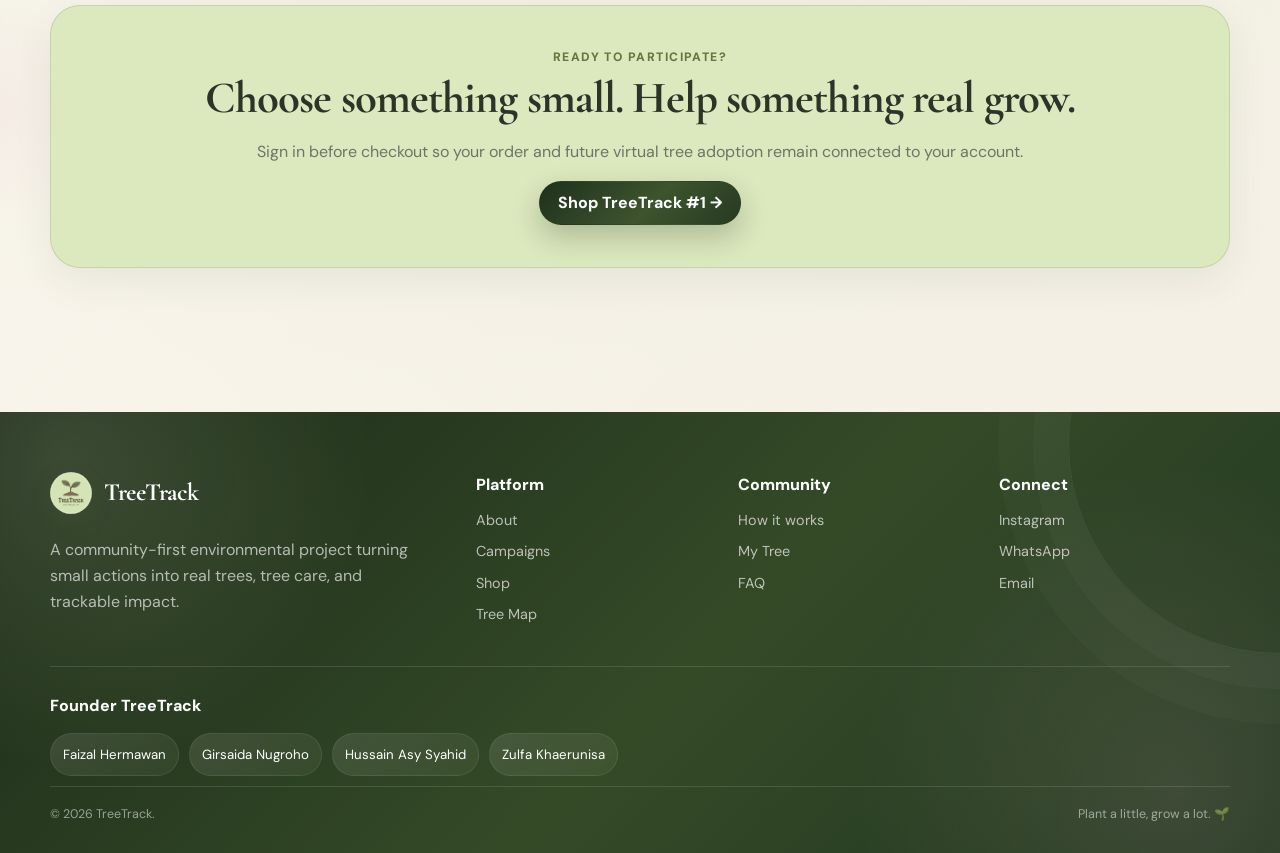
<file: campaign.html>
<!doctype html>
<html lang="en">
<head><meta charset="utf-8"><meta name="viewport" content="width=device-width, initial-scale=1"><meta name="description" content="TreeTrack #1 campaign — buy products, support tree planting, and follow your virtual tree."><title>TreeTrack #1 Campaign</title><link rel="icon" href="assets/treetrack-logo.jpg"><link rel="stylesheet" href="css/styles.css"></head>
<body>
<header class="site-header"><div class="container navbar"><a class="brand" href="index.html"><span class="brand-mark"><img src="assets/treetrack-logo.jpg" alt="TreeTrack logo"></span><span><span class="brand-name">TreeTrack</span><span class="brand-tag">plant a little, grow a lot</span></span></a><button class="mobile-toggle" data-mobile-toggle type="button">☰</button><nav class="nav-links"><a href="index.html">Home</a><a href="about.html">About</a><a href="campaign.html">Campaign</a><a href="shop.html">Shop</a><a href="map.html">Tree Map</a><a href="my-tree.html">My Tree</a></nav><div class="nav-actions"><a class="btn btn-outline small" href="login.html" data-auth-link>Login</a><a class="btn btn-primary small" href="shop.html">Support a tree</a><a class="btn btn-outline small" href="checkout.html">🛒 <span data-cart-count>0</span></a></div></div></header>
<main>
  <section class="page-hero"><div class="container page-hero-inner"><div class="kicker">Campaign #1 · Grow a greener Jakarta</div><h1>Small purchases. A shared planting day.</h1><p>TreeTrack #1 is the first campaign in the TreeTrack journey. It uses three everyday products to gather support for tree planting in Jakarta toward the end of the month.</p></div></section>
  <section class="section tight"><div class="container"><div class="photo-card" style="min-height:560px"><img src="assets/Background5.png" alt="People planting a young tree"><div class="overlay"></div><div class="photo-copy"><div class="kicker" style="color:var(--sage)">How the campaign flows</div><h3>Buy. Contribute. Plant. Track.</h3><p>20% of profit from the TreeTrack #1 product line is allocated to the campaign. After planting, each participating supporter can receive a virtual tree entry in My Tree.</p></div></div></div></section>
  <section class="section" id="campaign-flow"><div class="container"><div class="section-head"><div><div class="kicker">The campaign model</div><h2>From product to planted tree.</h2></div><p>Each step is intentionally simple so the campaign can grow with the community.</p></div><div class="timeline"><article class="timeline-item"><div class="num">01 · SHOP</div><h3>Choose a product</h3><p>Eco Tote Bag, Plantable Pencil, or Planting Kit.</p></article><article class="timeline-item"><div class="num">02 · CONTRIBUTE</div><h3>20% of profit</h3><p>20% of profit from each product is directed to TreeTrack #1.</p></article><article class="timeline-item"><div class="num">03 · PLANT</div><h3>End-of-month action</h3><p>Collected support is used toward a tree-planting activity in Jakarta at the end of the month.</p></article><article class="timeline-item"><div class="num">04 · ADOPT</div><h3>My Tree access</h3><p>Participants can follow a virtual tree journey linked to the campaign they supported.</p></article></div></div></section>
  <section class="section tight"><div class="container"><div class="section-head"><div><div class="kicker">Why it matters</div><h2>We want the impact to stay visible.</h2></div><p>Campaign supporters should know what their contribution is connected to.</p></div><div class="split"><div class="text-card"><h3>A journey that continues after checkout.</h3><p>
  TreeTrack #1 is designed so a purchase is not the end of the experience.
  Once the campaign reaches its planting stage, a supporter can return to the
  platform to see their virtual tree and follow monthly growth updates.
</p>

<p>
  The first status shown in My Tree is <strong>Waiting to be planted</strong>.
  Later phases are designed to progress through planted, first sprout, and
  growing as updates are made.
</p>

<p>
  Each status represents a different stage in the journey, allowing supporters
  to stay connected with the progress of their tree over time. Instead of
  receiving only a one-time confirmation, users can return to TreeTrack and
  see how their participation develops from an initial contribution into a
  longer-term environmental story.
</p>

<p>
  Through these updates, TreeTrack aims to make the connection between digital
  participation and real-world planting more visible. The virtual tree serves
  as a simple way to follow that journey, while monthly updates help supporters
  understand that meaningful environmental action is a process that grows
  gradually over time.
</p><a class="btn btn-primary" href="my-tree.html" data-require-login="my-tree.html">See My Tree →</a></div><div class="photo-card"><img src="assets/Background6.png" alt="Green landscape and environmental setting"><div class="overlay"></div><div class="photo-copy"><h3>One action can become another.</h3><p>One tree can become part of something much bigger.</p></div></div></div></div></section>
  <section class="section"><div class="container"><div class="section-head"><div><div class="kicker">Campaign products</div><h2>Support TreeTrack #1 with something useful.</h2></div><p>Every product below carries the same TreeTrack #1 contribution logic.</p></div><div class="products" id="productGrid"></div></div></section>
  <section class="section tight"><div class="container"><div class="text-card" style="text-align:center;background:var(--sage)"><div class="kicker">Ready to participate?</div><h3>Choose something small. Help something real grow.</h3><p>Sign in before checkout so your order and future virtual tree adoption remain connected to your account.</p><a class="btn btn-dark" href="shop.html">Shop TreeTrack #1 →</a></div></div></section>
</main>
<footer class="site-footer"><div class="container"><div class="footer-grid"><div class="footer-brand"><div class="brand"><span class="brand-mark"><img src="assets/treetrack-logo.jpg" alt=""></span><span class="brand-name">TreeTrack</span></div><p>A community-first environmental project turning small actions into real trees, tree care, and trackable impact.</p></div><div><div class="footer-title">Platform</div><div class="footer-links"><a href="about.html">About</a><a href="campaign.html">Campaigns</a><a href="shop.html">Shop</a><a href="map.html">Tree Map</a></div></div><div><div class="footer-title">Community</div><div class="footer-links"><a href="about.html#how">How it works</a><a href="my-tree.html">My Tree</a><a href="about.html#faq">FAQ</a></div></div><div><div class="footer-title">Connect</div><div class="footer-links"><a href="https://instagram.com/treetrack.id" target="_blank" rel="noopener">Instagram</a><a href="https://wa.me/628139511928" target="_blank" rel="noopener">WhatsApp</a><a href="mailto:hello@treetrack.id">Email</a></div></div></div><div class="footer-founders"><div class="footer-title">Founder TreeTrack</div><div class="founder-list"><span class="founder">Faizal Hermawan</span><span class="founder">Girsaida Nugroho</span><span class="founder">Hussain Asy Syahid</span><span class="founder">Zulfa Khaerunisa</span></div></div><div class="footer-bottom"><span>© <span data-year></span> TreeTrack.</span><span>Plant a little, grow a lot. 🌱</span></div></div></footer><div class="toast"></div><script src="js/app.js"></script>
</body></html>
</file>
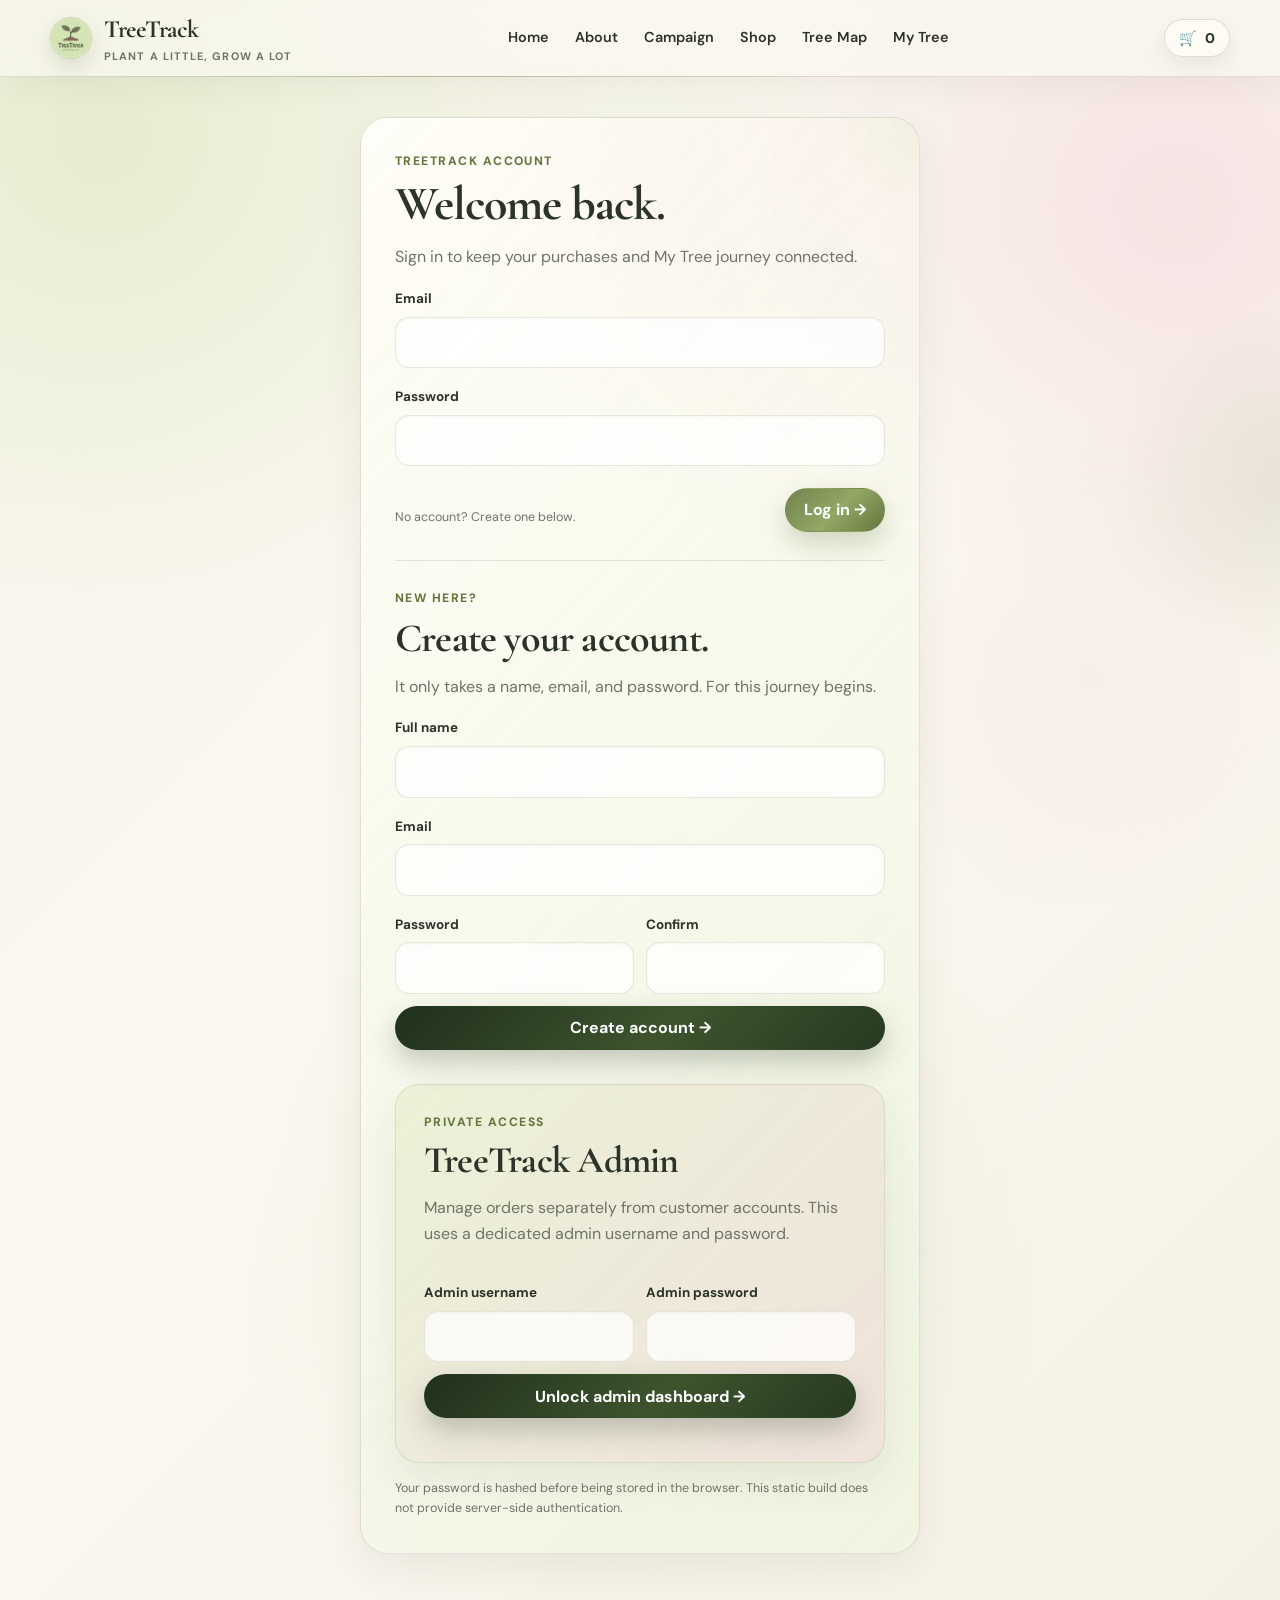
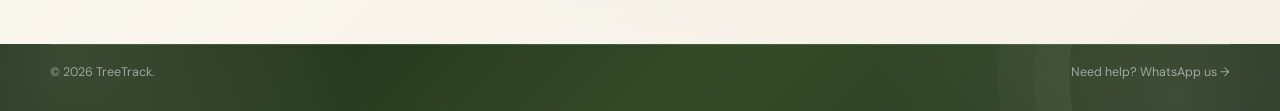
<file: checkout.html>
<!doctype html>
<html lang="en">
<head><meta charset="utf-8"><meta name="viewport" content="width=device-width, initial-scale=1"><meta name="description" content="TreeTrack checkout and buyer information form."><title>TreeTrack Checkout</title><link rel="icon" href="assets/treetrack-logo.jpg"><link rel="stylesheet" href="css/styles.css"></head>
<body>
<header class="site-header"><div class="container navbar"><a class="brand" href="index.html"><span class="brand-mark"><img src="assets/treetrack-logo.jpg" alt="TreeTrack logo"></span><span><span class="brand-name">TreeTrack</span><span class="brand-tag">plant a little, grow a lot</span></span></a><button class="mobile-toggle" data-mobile-toggle type="button">☰</button><nav class="nav-links"><a href="index.html">Home</a><a href="about.html">About</a><a href="campaign.html">Campaign</a><a href="shop.html">Shop</a><a href="map.html">Tree Map</a><a href="my-tree.html">My Tree</a></nav><div class="nav-actions"><a class="btn btn-outline small" href="account.html" data-auth-link>Login</a></div></div></header>
<main><section class="page-hero"><div class="container page-hero-inner"><div class="kicker">Checkout</div><h1>Let’s get your details.</h1><p>Complete the short form, then continue to WhatsApp for manual payment and confirmation.</p></div></section><section class="section tight"><div class="container" id="checkoutRoot"></div></section></main>
<footer class="site-footer"><div class="container"><div class="footer-bottom"><span>© <span data-year></span> TreeTrack.</span><span>Manual payment via WhatsApp · TreeTrack #1</span></div></div></footer><div class="toast"></div><script src="js/app.js"></script>
</body></html>
</file>
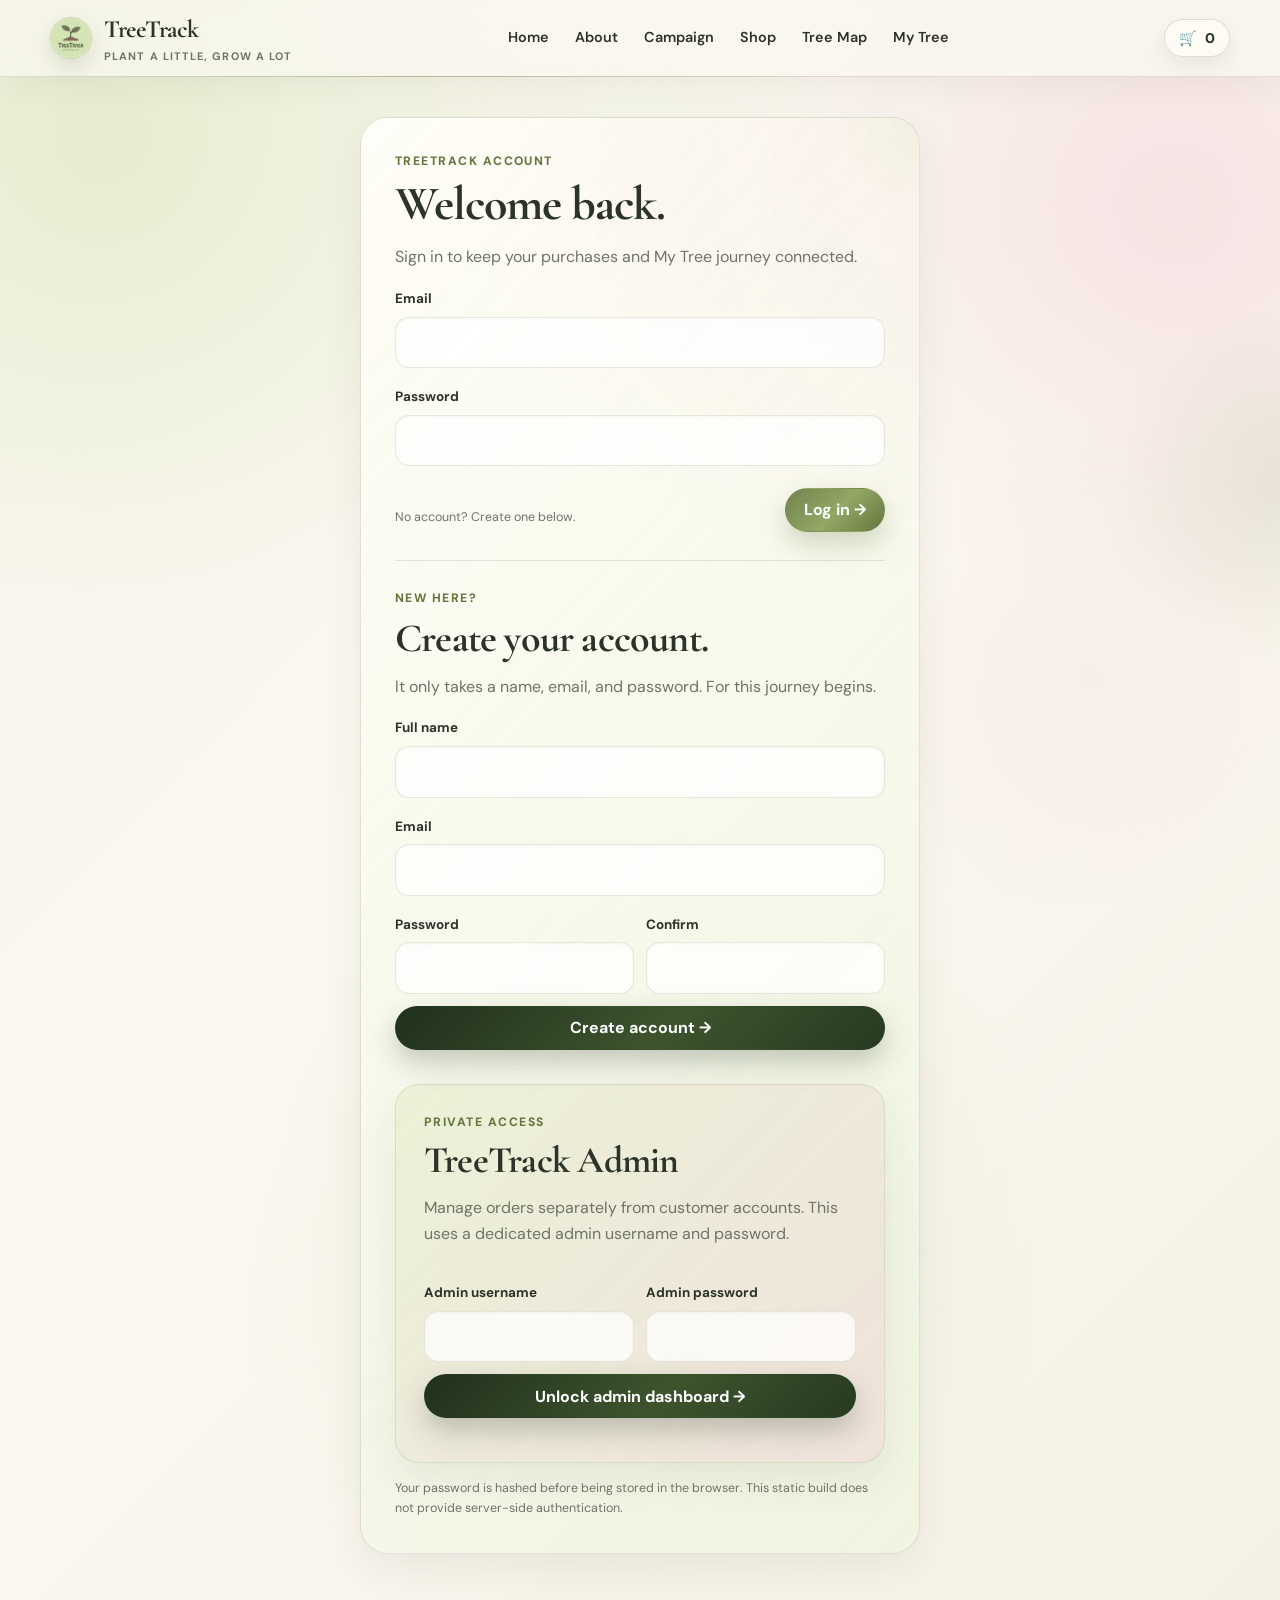
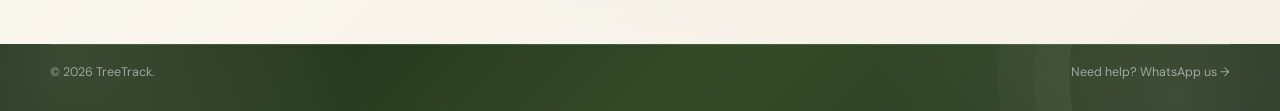
<file: login.html>
<!doctype html>
<html lang="en">
<head><meta charset="utf-8"><meta name="viewport" content="width=device-width, initial-scale=1"><meta name="description" content="TreeTrack login and account registration."><title>TreeTrack Login</title><link rel="icon" href="assets/treetrack-logo.jpg"><link rel="stylesheet" href="css/styles.css"></head>
<body>
<header class="site-header"><div class="container navbar"><a class="brand" href="index.html"><span class="brand-mark"><img src="assets/treetrack-logo.jpg" alt="TreeTrack logo"></span><span><span class="brand-name">TreeTrack</span><span class="brand-tag">plant a little, grow a lot</span></span></a><button class="mobile-toggle" data-mobile-toggle type="button">☰</button><nav class="nav-links"><a href="index.html">Home</a><a href="about.html">About</a><a href="campaign.html">Campaign</a><a href="shop.html">Shop</a><a href="map.html">Tree Map</a><a href="my-tree.html">My Tree</a></nav><div class="nav-actions"><a class="btn btn-outline small" href="checkout.html">🛒 <span data-cart-count>0</span></a></div></div></header>
<main><div class="form-wrap"><div class="form-card"><div class="kicker">TreeTrack account</div><h1>Welcome back.</h1><p>Sign in to keep your purchases and My Tree journey connected.</p><div id="loginAlert" class="alert error" data-login-notice></div><form id="loginForm"><div class="field"><label for="loginEmail">Email</label><input id="loginEmail" name="email" type="email" autocomplete="email" required></div><div class="field"><label for="loginPassword">Password</label><input id="loginPassword" name="password" type="password" autocomplete="current-password" required></div><div class="form-footer"><span class="form-note">No account? Create one below.</span><button class="btn btn-primary" type="submit">Log in →</button></div></form><hr style="border:0;border-top:1px solid var(--line);margin:28px 0"><div class="kicker">New here?</div><h2 style="font-size:2.5rem">Create your account.</h2><p>It only takes a name, email, and password. For this journey begins.</p><form id="signupForm"><div class="field"><label for="signupName">Full name</label><input id="signupName" name="name" required autocomplete="name"></div><div class="field"><label for="signupEmail">Email</label><input id="signupEmail" name="email" type="email" required autocomplete="email"></div><div class="form-row"><div class="field"><label for="signupPassword">Password</label><input id="signupPassword" name="password" type="password" minlength="6" required autocomplete="new-password"></div><div class="field"><label for="signupConfirm">Confirm</label><input id="signupConfirm" name="confirm" type="password" minlength="6" required autocomplete="new-password"></div><span></span></div><button class="btn btn-dark block" type="submit">Create account →</button></form><div class="admin-access-card">
<div class="kicker">Private access</div><h2>TreeTrack Admin</h2><p>Manage orders separately from customer accounts. This uses a dedicated admin username and password.</p>
<div id="adminLoginPanel" class="admin-login-panel">
<div id="adminLoginNotice" class="alert error" data-admin-login-notice></div>
<form id="adminLoginForm"><div class="form-row"><div class="field"><label for="adminUsername">Admin username</label><input id="adminUsername" name="username" autocomplete="username" required></div><div class="field"><label for="adminPassword">Admin password</label><input id="adminPassword" name="password" type="password" autocomplete="current-password" required></div><span></span></div><button class="btn btn-dark block" type="submit">Unlock admin dashboard →</button></form>
<div class="form-note"></div>
</div></div>
<div class="form-note">Your password is hashed before being stored in the browser. This static build does not provide server-side authentication.</div></div></div></main>
<footer class="site-footer"><div class="container"><div class="footer-bottom"><span>© <span data-year></span> TreeTrack.</span><span>Need help? <a href="https://wa.me/628139511928" target="_blank" rel="noopener">WhatsApp us →</a></span></div></div></footer><div class="toast"></div><script src="js/app.js"></script>
</body></html>
</file>
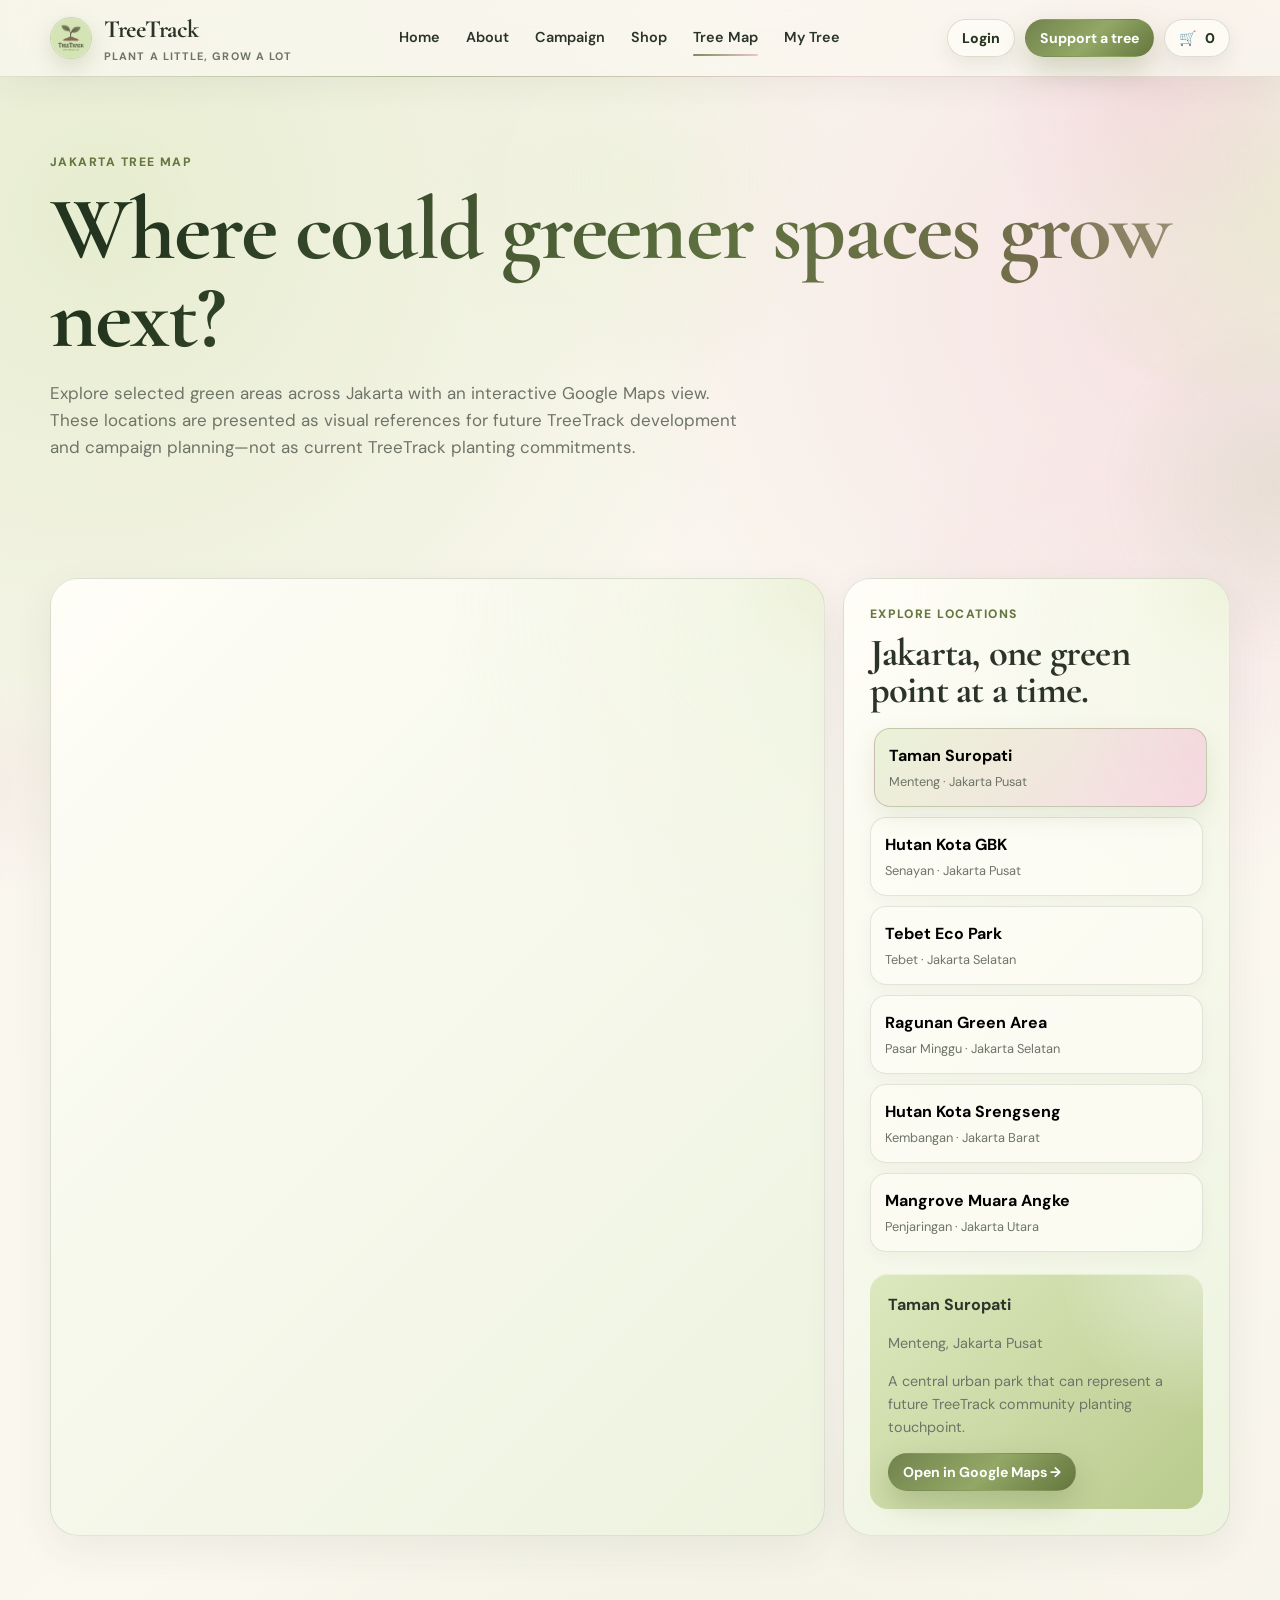
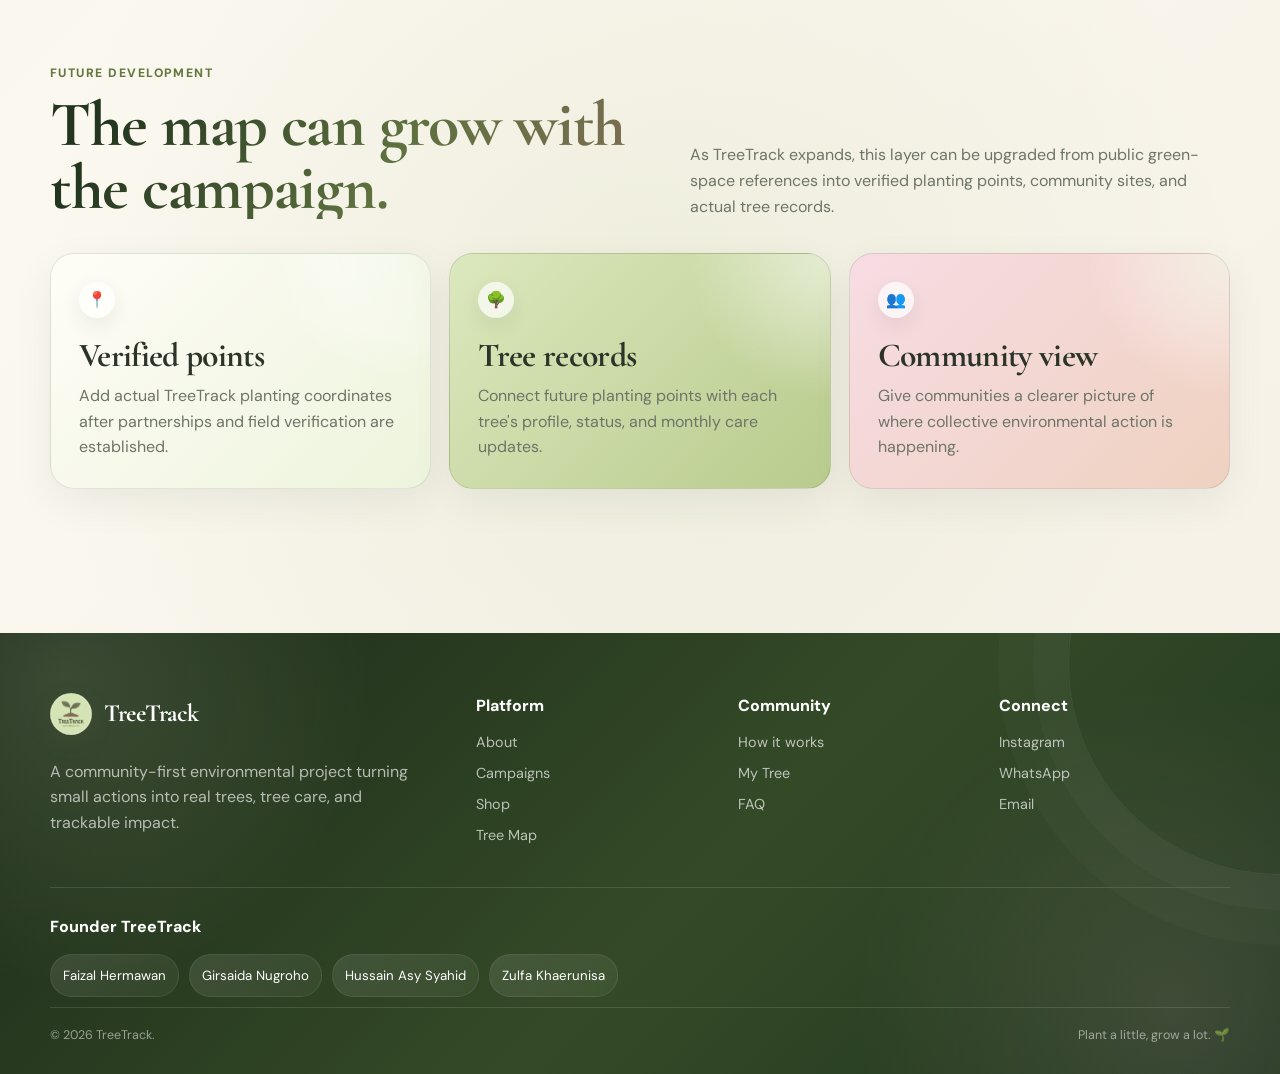
<file: map.html>
<!doctype html>
<html lang="en">
<head><meta charset="utf-8"><meta name="viewport" content="width=device-width, initial-scale=1"><meta name="description" content="TreeTrack interactive Jakarta tree map and future green-space development references."><title>TreeTrack Jakarta Tree Map</title><link rel="icon" href="assets/treetrack-logo.jpg"><link rel="stylesheet" href="css/styles.css"></head>
<body>
<header class="site-header"><div class="container navbar"><a class="brand" href="index.html"><span class="brand-mark"><img src="assets/treetrack-logo.jpg" alt="TreeTrack logo"></span><span><span class="brand-name">TreeTrack</span><span class="brand-tag">plant a little, grow a lot</span></span></a><button class="mobile-toggle" data-mobile-toggle type="button">☰</button><nav class="nav-links"><a href="index.html">Home</a><a href="about.html">About</a><a href="campaign.html">Campaign</a><a href="shop.html">Shop</a><a href="map.html">Tree Map</a><a href="my-tree.html">My Tree</a></nav><div class="nav-actions"><a class="btn btn-outline small" href="login.html" data-auth-link>Login</a><a class="btn btn-primary small" href="shop.html">Support a tree</a><a class="btn btn-outline small" href="checkout.html">🛒 <span data-cart-count>0</span></a></div></div></header>
<main>
  <section class="page-hero"><div class="container page-hero-inner"><div class="kicker">Jakarta Tree Map</div><h1>Where could greener spaces grow next?</h1><p>Explore selected green areas across Jakarta with an interactive Google Maps view. These locations are presented as visual references for future TreeTrack development and campaign planning—not as current TreeTrack planting commitments.</p></div></section>
  <section class="section tight"><div class="container"><div class="map-shell"><div class="map-frame"><iframe id="googleMap" title="Interactive Google Map"></iframe></div><aside class="map-side"><div class="kicker">Explore locations</div><h2 style="font-size:2.4rem">Jakarta, one green point at a time.</h2><div class="map-locations">
    <button class="location-btn active" type="button" data-map-id="suropati"><strong>Taman Suropati</strong><span>Menteng · Jakarta Pusat</span></button>
    <button class="location-btn" type="button" data-map-id="gbk"><strong>Hutan Kota GBK</strong><span>Senayan · Jakarta Pusat</span></button>
    <button class="location-btn" type="button" data-map-id="tebet"><strong>Tebet Eco Park</strong><span>Tebet · Jakarta Selatan</span></button>
    <button class="location-btn" type="button" data-map-id="ragunan"><strong>Ragunan Green Area</strong><span>Pasar Minggu · Jakarta Selatan</span></button>
    <button class="location-btn" type="button" data-map-id="srengseng"><strong>Hutan Kota Srengseng</strong><span>Kembangan · Jakarta Barat</span></button>
    <button class="location-btn" type="button" data-map-id="muara-angke"><strong>Mangrove Muara Angke</strong><span>Penjaringan · Jakarta Utara</span></button>
  </div><div class="map-detail" id="mapDetail"></div></aside></div></div></section>
  <section class="section tight"><div class="container"><div class="section-head"><div><div class="kicker">Future development</div><h2>The map can grow with the campaign.</h2></div><p>As TreeTrack expands, this layer can be upgraded from public green-space references into verified planting points, community sites, and actual tree records.</p></div><div class="story-grid"><article class="story-card"><span>📍</span><h3>Verified points</h3><p>Add actual TreeTrack planting coordinates after partnerships and field verification are established.</p></article><article class="story-card"><span>🌳</span><h3>Tree records</h3><p>Connect future planting points with each tree's profile, status, and monthly care updates.</p></article><article class="story-card"><span>👥</span><h3>Community view</h3><p>Give communities a clearer picture of where collective environmental action is happening.</p></article></div></div></section>
</main>
<footer class="site-footer"><div class="container"><div class="footer-grid"><div class="footer-brand"><div class="brand"><span class="brand-mark"><img src="assets/treetrack-logo.jpg" alt=""></span><span class="brand-name">TreeTrack</span></div><p>A community-first environmental project turning small actions into real trees, tree care, and trackable impact.</p></div><div><div class="footer-title">Platform</div><div class="footer-links"><a href="about.html">About</a><a href="campaign.html">Campaigns</a><a href="shop.html">Shop</a><a href="map.html">Tree Map</a></div></div><div><div class="footer-title">Community</div><div class="footer-links"><a href="about.html#how">How it works</a><a href="my-tree.html">My Tree</a><a href="about.html#faq">FAQ</a></div></div><div><div class="footer-title">Connect</div><div class="footer-links"><a href="https://instagram.com/treetrack.id" target="_blank" rel="noopener">Instagram</a><a href="https://wa.me/628139511928" target="_blank" rel="noopener">WhatsApp</a><a href="mailto:hello@treetrack.id">Email</a></div></div></div><div class="footer-founders"><div class="footer-title">Founder TreeTrack</div><div class="founder-list"><span class="founder">Faizal Hermawan</span><span class="founder">Girsaida Nugroho</span><span class="founder">Hussain Asy Syahid</span><span class="founder">Zulfa Khaerunisa</span></div></div><div class="footer-bottom"><span>© <span data-year></span> TreeTrack.</span><span>Plant a little, grow a lot. 🌱</span></div></div></footer><div class="toast"></div><script src="js/app.js"></script>
</body></html>
</file>
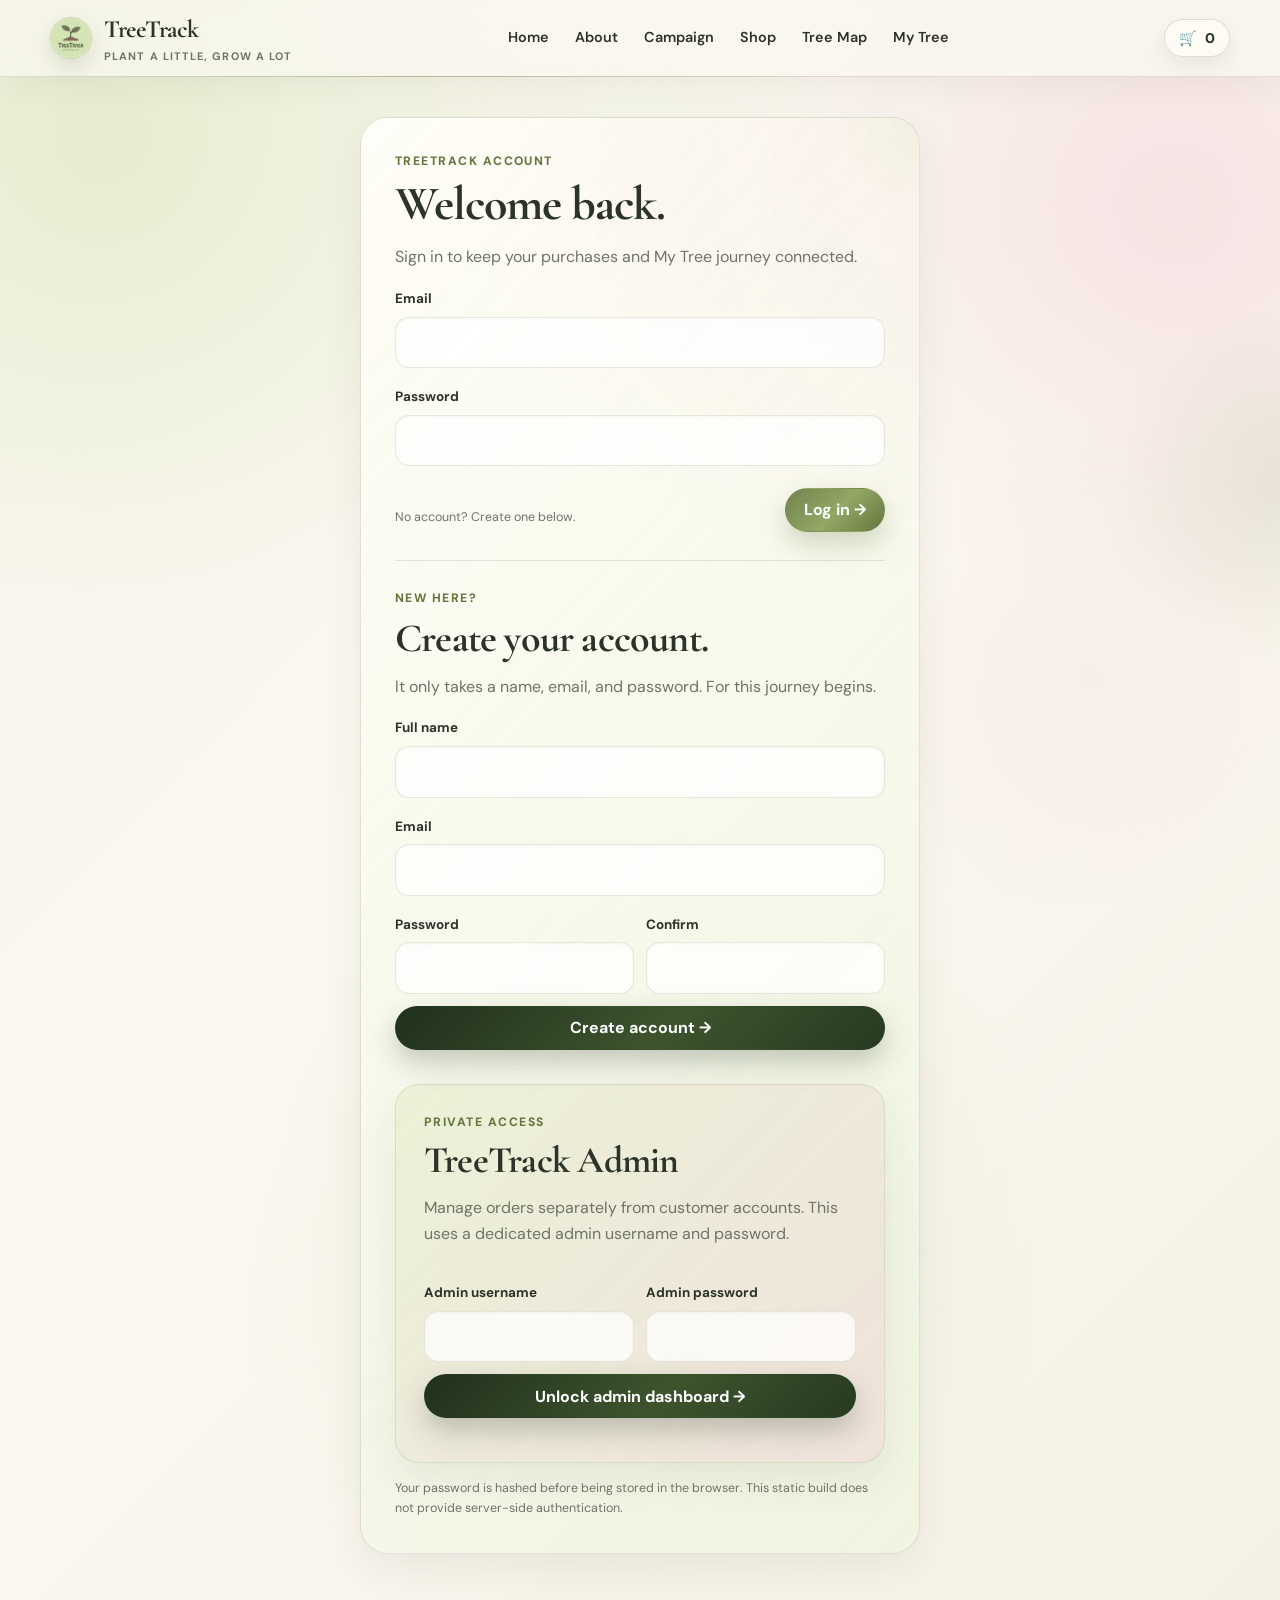
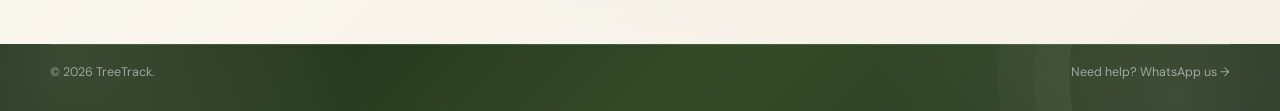
<file: my-tree.html>
<!doctype html>
<html lang="en">
<head><meta charset="utf-8"><meta name="viewport" content="width=device-width, initial-scale=1"><meta name="description" content="TreeTrack My Tree interactive virtual tree growth journey."><title>TreeTrack My Tree</title><link rel="icon" href="assets/treetrack-logo.jpg"><link rel="stylesheet" href="css/styles.css"></head>
<body>
<header class="site-header"><div class="container navbar"><a class="brand" href="index.html"><span class="brand-mark"><img src="assets/treetrack-logo.jpg" alt="TreeTrack logo"></span><span><span class="brand-name">TreeTrack</span><span class="brand-tag">plant a little, grow a lot</span></span></a><button class="mobile-toggle" data-mobile-toggle type="button">☰</button><nav class="nav-links"><a href="index.html">Home</a><a href="about.html">About</a><a href="campaign.html">Campaign</a><a href="shop.html">Shop</a><a href="map.html">Tree Map</a><a href="my-tree.html">My Tree</a></nav><div class="nav-actions"><a class="btn btn-outline small" href="account.html" data-auth-link>Login</a><a class="btn btn-outline small" href="shop.html">Shop</a></div></div></header>
<main>
  <section class="page-hero"><div class="container page-hero-inner"><div class="kicker">My Tree · Interactive</div><h1>Watch something real begin.</h1><p>Each TreeTrack #1 purchase can create a virtual tree adoption entry. Monthly campaign updates can move the journey from waiting, to planted, to sprout, to growing.</p></div></section>
  <section class="section tight"><div class="container" id="treeRoot"></div></section>
</main>
<footer class="site-footer"><div class="container"><div class="footer-grid"><div class="footer-brand"><div class="brand"><span class="brand-mark"><img src="assets/treetrack-logo.jpg" alt=""></span><span class="brand-name">TreeTrack</span></div><p>A community-first environmental project turning small actions into real trees, tree care, and trackable impact.</p></div><div><div class="footer-title">Platform</div><div class="footer-links"><a href="about.html">About</a><a href="campaign.html">Campaign #1</a><a href="shop.html">Shop</a><a href="map.html">Tree Map</a></div></div><div><div class="footer-title">Community</div><div class="footer-links"><a href="account.html">My account</a><a href="about.html#faq">FAQ</a></div></div><div><div class="footer-title">Connect</div><div class="footer-links"><a href="https://instagram.com/treetrack.id" target="_blank" rel="noopener">Instagram</a><a href="https://wa.me/628139511928" target="_blank" rel="noopener">WhatsApp</a></div></div></div><div class="footer-founders"><div class="footer-title">Founder TreeTrack</div><div class="founder-list"><span class="founder">Faizal Hermawan</span><span class="founder">Girsaida Nugroho</span><span class="founder">Hussain Asy Syahid</span><span class="founder">Zulfa Khaerunisa</span></div></div><div class="footer-bottom"><span>© <span data-year></span> TreeTrack.</span><span>Plant a little, grow a lot. 🌱</span></div></div></footer><div class="toast"></div><script src="js/app.js"></script>
</body></html>
</file>
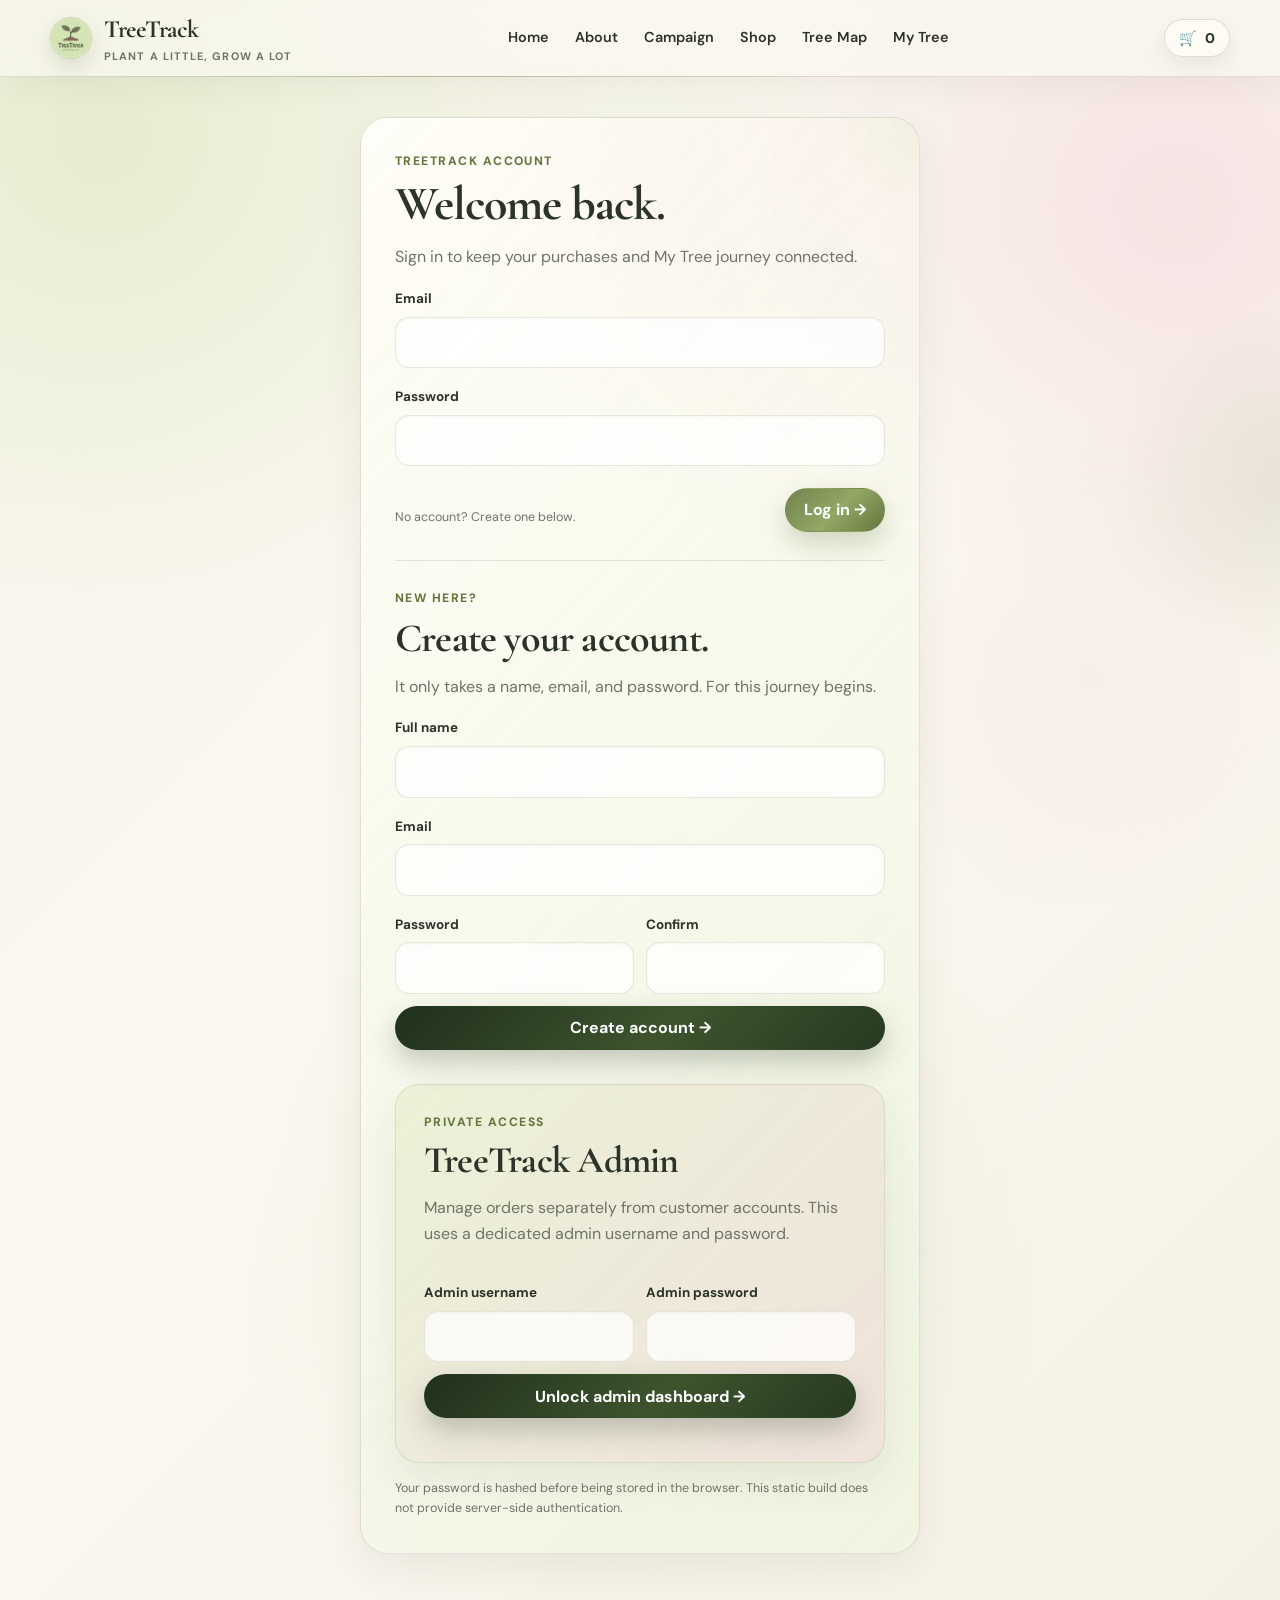
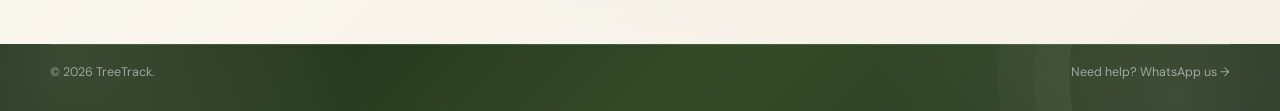
<file: payment.html>
<!doctype html>
<html lang="en">
<head><meta charset="utf-8"><meta name="viewport" content="width=device-width, initial-scale=1"><meta name="description" content="TreeTrack manual payment confirmation via WhatsApp."><title>TreeTrack Payment</title><link rel="icon" href="assets/treetrack-logo.jpg"><link rel="stylesheet" href="css/styles.css"></head>
<body>
<header class="site-header"><div class="container navbar"><a class="brand" href="index.html"><span class="brand-mark"><img src="assets/treetrack-logo.jpg" alt="TreeTrack logo"></span><span><span class="brand-name">TreeTrack</span><span class="brand-tag">plant a little, grow a lot</span></span></a><button class="mobile-toggle" data-mobile-toggle type="button">☰</button><nav class="nav-links"><a href="index.html">Home</a><a href="campaign.html">Campaign</a><a href="shop.html">Shop</a><a href="map.html">Tree Map</a><a href="my-tree.html">My Tree</a></nav><div class="nav-actions"><a class="btn btn-outline small" href="account.html" data-auth-link>Login</a></div></div></header>
<main><section class="page-hero"><div class="container page-hero-inner"><div class="kicker">Manual payment</div><h1>Your order is saved.</h1><p>Use the WhatsApp button below to confirm your payment with the TreeTrack team.</p></div></section><section class="section tight"><div class="container" id="paymentRoot"></div></section></main>
<footer class="site-footer"><div class="container"><div class="footer-bottom"><span>© <span data-year></span> TreeTrack.</span><span>WhatsApp: +62 813-9511-928</span></div></div></footer><div class="toast"></div><script src="js/app.js"></script>
</body></html>
</file>
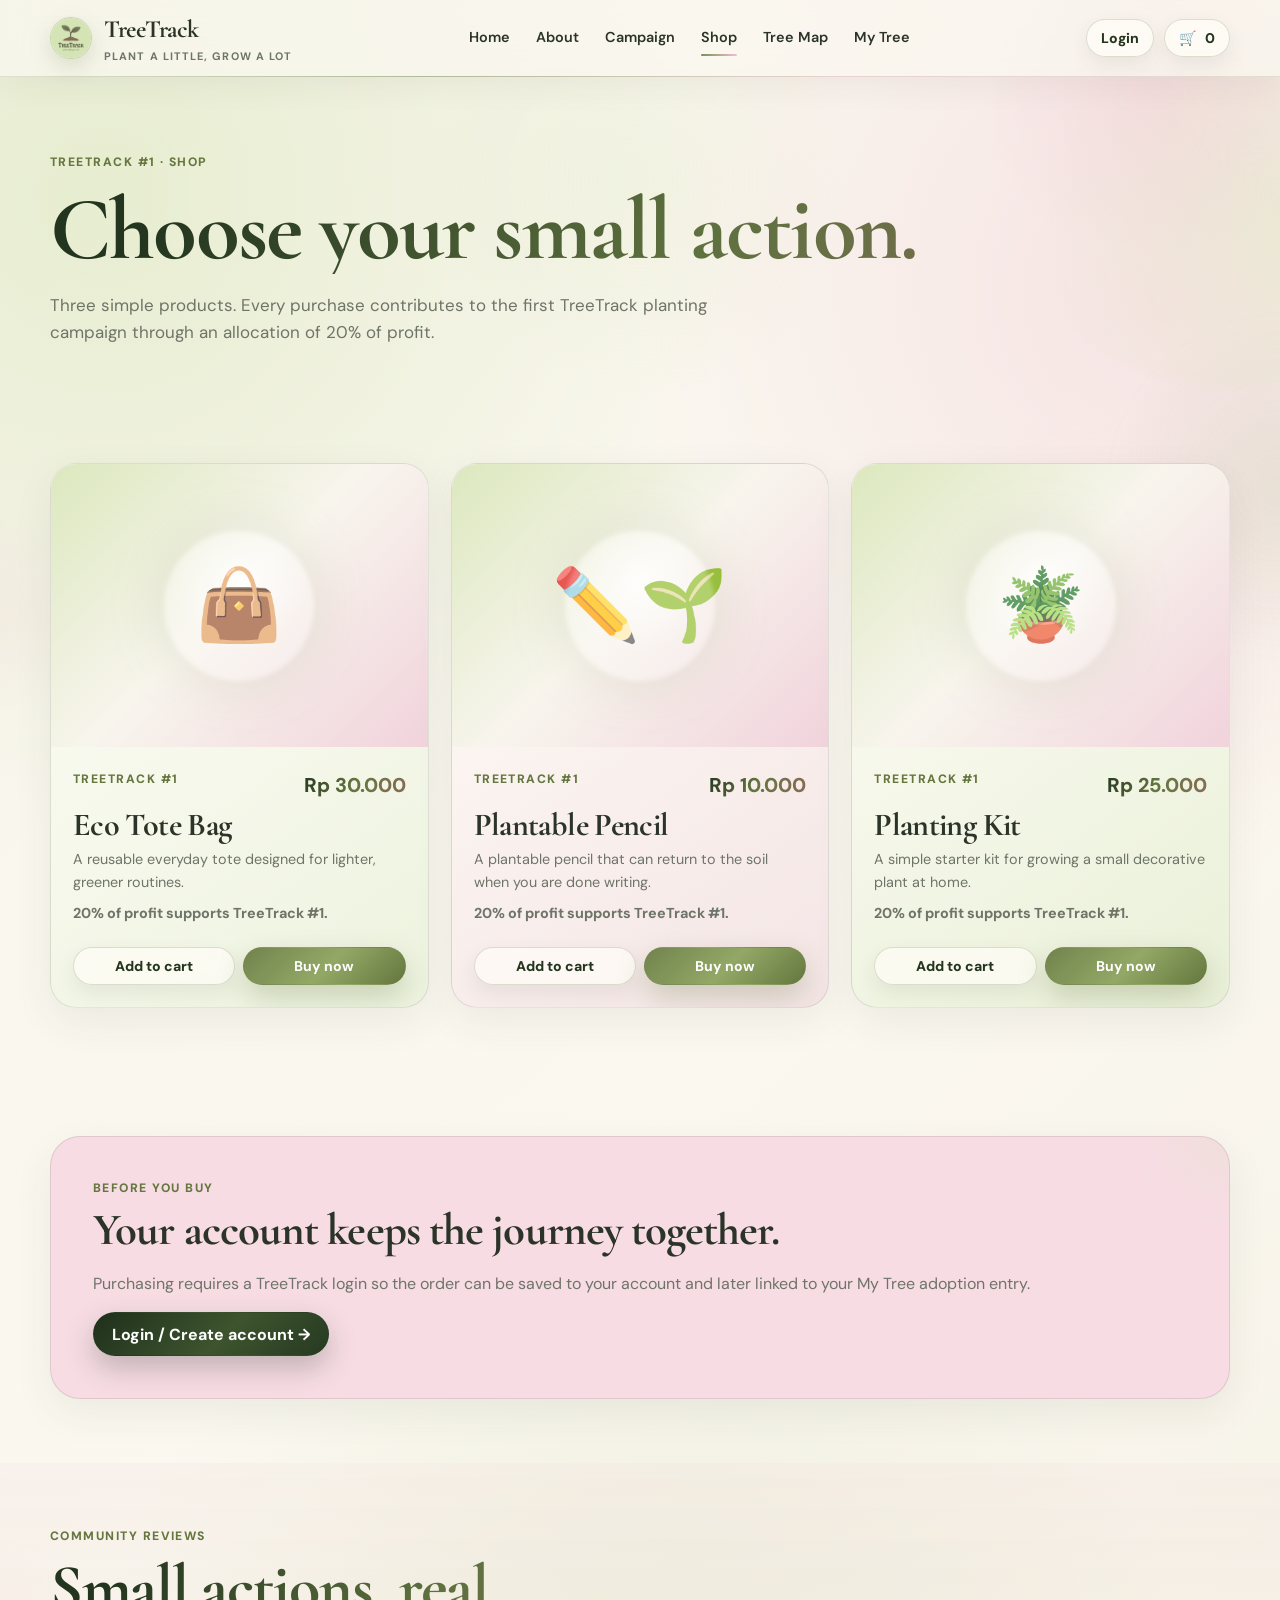
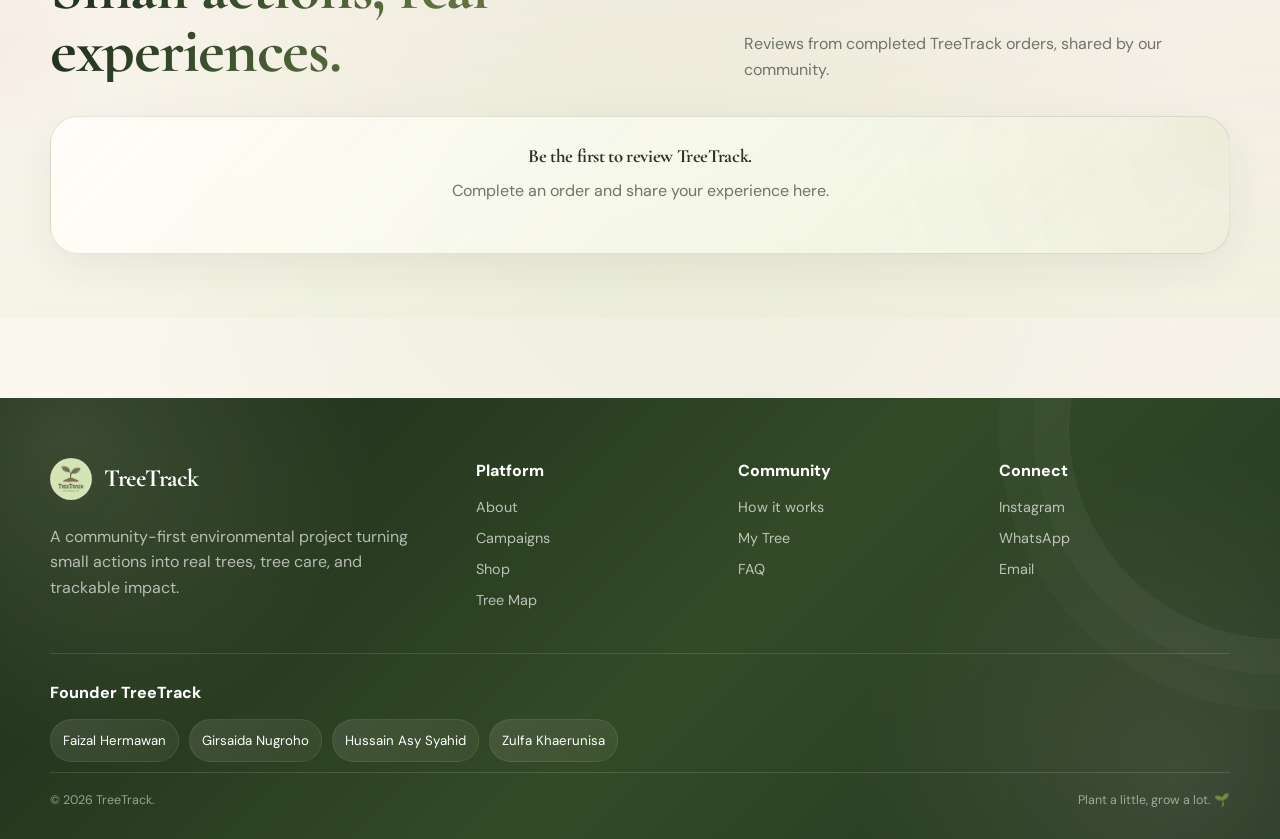
<file: shop.html>
<!doctype html>
<html lang="en">
<head><meta charset="utf-8"><meta name="viewport" content="width=device-width, initial-scale=1"><meta name="description" content="TreeTrack #1 products — eco tote bag, plantable pencil, planting kit."><title>TreeTrack Shop</title><link rel="icon" href="assets/treetrack-logo.jpg"><link rel="stylesheet" href="css/styles.css"></head>
<body>
<header class="site-header"><div class="container navbar"><a class="brand" href="index.html"><span class="brand-mark"><img src="assets/treetrack-logo.jpg" alt="TreeTrack logo"></span><span><span class="brand-name">TreeTrack</span><span class="brand-tag">plant a little, grow a lot</span></span></a><button class="mobile-toggle" data-mobile-toggle type="button">☰</button><nav class="nav-links"><a href="index.html">Home</a><a href="about.html">About</a><a href="campaign.html">Campaign</a><a href="shop.html">Shop</a><a href="map.html">Tree Map</a><a href="my-tree.html">My Tree</a></nav><div class="nav-actions"><a class="btn btn-outline small" href="login.html" data-auth-link>Login</a><a class="btn btn-outline small" href="checkout.html">🛒 <span data-cart-count>0</span></a></div></div></header>
<main>
  <section class="page-hero"><div class="container page-hero-inner"><div class="kicker">TreeTrack #1 · Shop</div><h1>Choose your small action.</h1><p>Three simple products. Every purchase contributes to the first TreeTrack planting campaign through an allocation of 20% of profit.</p></div></section>
  <section class="section tight"><div class="container"><div class="products" id="productGrid"></div></div></section>
  <section class="section tight"><div class="container"><div class="text-card" style="background:var(--pink-soft)"><div class="kicker">Before you buy</div><h3>Your account keeps the journey together.</h3><p>Purchasing requires a TreeTrack login so the order can be saved to your account and later linked to your My Tree adoption entry.</p><a class="btn btn-dark" href="login.html?redirect=checkout.html">Login / Create account →</a></div></div></section>
  <section class="section tight shop-reviews-section"><div class="container"><div class="section-head"><div><div class="kicker">Community reviews</div><h2>Small actions, real experiences.</h2></div><p>Reviews from completed TreeTrack orders, shared by our community.</p></div><div class="reviews-grid" id="shopReviews"></div></div></section>
</main>
<footer class="site-footer"><div class="container"><div class="footer-grid"><div class="footer-brand"><div class="brand"><span class="brand-mark"><img src="assets/treetrack-logo.jpg" alt=""></span><span class="brand-name">TreeTrack</span></div><p>A community-first environmental project turning small actions into real trees, tree care, and trackable impact.</p></div><div><div class="footer-title">Platform</div><div class="footer-links"><a href="about.html">About</a><a href="campaign.html">Campaigns</a><a href="shop.html">Shop</a><a href="map.html">Tree Map</a></div></div><div><div class="footer-title">Community</div><div class="footer-links"><a href="about.html#how">How it works</a><a href="my-tree.html">My Tree</a><a href="about.html#faq">FAQ</a></div></div><div><div class="footer-title">Connect</div><div class="footer-links"><a href="https://instagram.com/treetrack.id" target="_blank" rel="noopener">Instagram</a><a href="https://wa.me/628139511928" target="_blank" rel="noopener">WhatsApp</a><a href="mailto:hello@treetrack.id">Email</a></div></div></div><div class="footer-founders"><div class="footer-title">Founder TreeTrack</div><div class="founder-list"><span class="founder">Faizal Hermawan</span><span class="founder">Girsaida Nugroho</span><span class="founder">Hussain Asy Syahid</span><span class="founder">Zulfa Khaerunisa</span></div></div><div class="footer-bottom"><span>© <span data-year></span> TreeTrack.</span><span>Plant a little, grow a lot. 🌱</span></div></div></footer><div class="toast"></div><script src="js/app.js"></script>
</body></html>
</file>
<file: css/styles.css>
@import url('https://fonts.googleapis.com/css2?family=Caveat:wght@500;600&family=Cormorant+Garamond:wght@500;600;700&family=DM+Sans:wght@400;500;600;700&display=swap');

:root {
  --forest: #23351f;
  --forest-2: #31462a;
  --olive: #7d8f57;
  --olive-dark: #65763f;
  --sage: #dce8be;
  --sage-2: #eaf2d7;
  --cream: #f8f5ed;
  --paper: #fffdf7;
  --pink: #efc1cf;
  --pink-soft: #f7dce4;
  --brown: #6b5444;
  --ink: #2c3429;
  --muted: #6e7468;
  --line: rgba(44, 52, 41, 0.12);
  --shadow: 0 18px 50px rgba(43, 53, 36, 0.12);
  --radius: 24px;
  --radius-sm: 16px;
  --max: 1180px;
}

* { box-sizing: border-box; }
html { scroll-behavior: smooth; }
body {
  margin: 0;
  background: var(--cream);
  color: var(--ink);
  font-family: 'DM Sans', Arial, sans-serif;
  line-height: 1.6;
}
a { color: inherit; text-decoration: none; }
button, input, select, textarea { font: inherit; }
button { cursor: pointer; }
img { display: block; max-width: 100%; }

h1, h2, h3, .display {
  font-family: 'Cormorant Garamond', Georgia, serif;
  line-height: 0.98;
  margin: 0;
  letter-spacing: -0.02em;
}
.hand { font-family: 'Caveat', cursive; }
.container { width: min(var(--max), calc(100% - 40px)); margin: 0 auto; }

.site-header {
  position: sticky;
  top: 0;
  z-index: 50;
  backdrop-filter: blur(16px);
  background: rgba(248, 245, 237, 0.9);
  border-bottom: 1px solid var(--line);
}
.navbar {
  min-height: 76px;
  display: flex;
  align-items: center;
  justify-content: space-between;
  gap: 24px;
}
.brand {
  display: inline-flex;
  align-items: center;
  gap: 12px;
  font-weight: 700;
}
.brand-mark {
  width: 42px;
  height: 42px;
  border-radius: 50%;
  overflow: hidden;
  background: var(--sage);
  border: 1px solid rgba(35,53,31,0.1);
  flex: 0 0 auto;
}
.brand-mark img { width: 100%; height: 100%; object-fit: cover; }
.brand-name { font-family: 'Cormorant Garamond', Georgia, serif; font-size: 1.55rem; letter-spacing: -0.02em; }
.brand-tag { display: block; color: var(--muted); font-size: 0.68rem; letter-spacing: .1em; text-transform: uppercase; margin-top: -2px; }
.nav-links { display: flex; gap: 18px; align-items: center; }
.nav-links a, .nav-links button {
  border: 0;
  background: none;
  color: var(--ink);
  font-weight: 600;
  font-size: 0.9rem;
  padding: 8px 4px;
}
.nav-links a:hover, .nav-links button:hover { color: var(--olive-dark); }
.nav-actions { display: flex; align-items: center; gap: 10px; }
.mobile-toggle { display: none; border: 1px solid var(--line); background: var(--paper); padding: 10px 12px; border-radius: 12px; }

.btn {
  display: inline-flex;
  align-items: center;
  justify-content: center;
  gap: 8px;
  min-height: 44px;
  padding: 0 18px;
  border-radius: 999px;
  border: 1px solid transparent;
  font-weight: 700;
  transition: transform .2s ease, background .2s ease, box-shadow .2s ease;
}
.btn:hover { transform: translateY(-1px); }
.btn-primary { background: var(--olive); color: #fff; box-shadow: 0 10px 24px rgba(125,143,87,.25); }
.btn-primary:hover { background: var(--olive-dark); }
.btn-outline { background: var(--paper); border-color: var(--line); }
.btn-pink { background: var(--pink); }
.btn-dark { background: var(--forest); color: #fff; }
.btn-ghost { background: transparent; border-color: var(--line); }
.btn.small { min-height: 38px; padding: 0 14px; font-size: .88rem; }
.btn.block { width: 100%; }

.hero {
  min-height: 78vh;
  padding: 48px 0 40px;
  display: grid;
  align-items: center;
}
.hero-panel {
  position: relative;
  min-height: 640px;
  border-radius: 36px;
  overflow: hidden;
  background: var(--forest);
  box-shadow: var(--shadow);
}
.hero-panel::before {
  content: '';
  position: absolute;
  inset: 0;
  background: linear-gradient(90deg, rgba(20,35,22,.93) 0%, rgba(26,49,29,.74) 52%, rgba(26,49,29,.2) 100%);
  z-index: 1;
}
.hero-image { position: absolute; inset: 0; width: 100%; height: 100%; object-fit: cover; object-position: center; }
.hero-content { position: relative; z-index: 2; width: min(700px, 88%); padding: 90px 72px; color: #fff; }
.eyebrow {
  display: inline-flex;
  align-items: center;
  gap: 8px;
  padding: 7px 12px;
  border-radius: 999px;
  background: rgba(220,232,190,.18);
  border: 1px solid rgba(220,232,190,.25);
  color: var(--sage);
  font-size: .73rem;
  text-transform: uppercase;
  letter-spacing: .12em;
  font-weight: 700;
}
.hero h1 { font-size: clamp(4rem, 8vw, 7rem); margin: 20px 0 24px; }
.hero h1 em { color: var(--sage); font-style: normal; }
.hero-copy { font-size: 1.08rem; max-width: 580px; color: rgba(255,255,255,.85); }
.hero-actions { display: flex; gap: 12px; flex-wrap: wrap; margin-top: 30px; }
.hero-note { margin-top: 24px; color: rgba(255,255,255,.65); font-size: .83rem; }

.section { padding: 88px 0; }
.section.tight { padding: 64px 0; }
.section-head { display: flex; justify-content: space-between; align-items: end; gap: 24px; margin-bottom: 34px; }
.section-head h2 { font-size: clamp(2.3rem, 5vw, 4rem); max-width: 700px; }
.section-head p { max-width: 540px; color: var(--muted); margin: 0; }
.kicker { color: var(--olive-dark); font-size: .76rem; font-weight: 800; letter-spacing: .12em; text-transform: uppercase; margin-bottom: 10px; }

.split { display: grid; grid-template-columns: 1fr 1fr; gap: 28px; align-items: stretch; }
.photo-card {
  min-height: 520px;
  border-radius: 30px;
  overflow: hidden;
  position: relative;
  background: var(--forest);
  box-shadow: var(--shadow);
}
.photo-card img { width: 100%; height: 100%; object-fit: cover; }
.photo-card .overlay { position: absolute; inset: 0; background: linear-gradient(180deg, rgba(35,53,31,.05), rgba(35,53,31,.9)); }
.photo-card .photo-copy { position: absolute; inset: auto 30px 30px; color: #fff; z-index: 2; }
.photo-copy h3 { font-size: 2.7rem; margin-bottom: 8px; }
.photo-copy p { color: rgba(255,255,255,.82); margin: 0; }
.text-card { background: var(--paper); border: 1px solid var(--line); border-radius: 30px; padding: 42px; }
.text-card h3 { font-size: 2.8rem; margin-bottom: 18px; }
.text-card p { color: var(--muted); }

.story-grid { display: grid; grid-template-columns: repeat(3, 1fr); gap: 18px; }
.story-card { padding: 28px; border-radius: var(--radius); background: var(--paper); border: 1px solid var(--line); min-height: 220px; }
.story-card:nth-child(2) { background: var(--sage); }
.story-card:nth-child(3) { background: var(--pink-soft); }
.story-card span { display: inline-flex; width: 36px; height: 36px; align-items: center; justify-content: center; border-radius: 50%; background: rgba(255,255,255,.7); margin-bottom: 22px; }
.story-card h3 { font-size: 2.1rem; margin-bottom: 10px; }
.story-card p { color: var(--muted); margin: 0; }

.stat-grid { display: grid; grid-template-columns: repeat(4, 1fr); gap: 14px; }
.stat-card { background: var(--paper); border: 1px solid var(--line); border-radius: 18px; padding: 24px; }
.stat-card strong { display: block; font-size: 2rem; font-family: 'Cormorant Garamond', serif; }
.stat-card span { color: var(--muted); font-size: .84rem; }

.sdgs { display: grid; grid-template-columns: repeat(3, 1fr); gap: 18px; }
.sdg-card { border-radius: var(--radius); padding: 28px; border: 1px solid var(--line); background: var(--paper); }
.sdg-card:nth-child(2) { background: var(--pink-soft); }
.sdg-card:nth-child(3) { background: var(--sage); }
.sdg-tag { display: inline-flex; padding: 6px 9px; border-radius: 10px; background: var(--forest); color: #fff; font-weight: 700; font-size: .72rem; }
.sdg-card h3 { font-size: 2rem; margin: 24px 0 10px; }
.sdg-card p { margin: 0; color: var(--muted); }

.campaign-banner {
  background: var(--forest);
  border-radius: 32px;
  overflow: hidden;
  display: grid;
  grid-template-columns: 1.1fr .9fr;
  min-height: 460px;
}
.campaign-banner .copy { padding: 54px; color: #fff; display: flex; flex-direction: column; justify-content: center; }
.campaign-banner h2 { font-size: clamp(3rem, 6vw, 5.5rem); }
.campaign-banner p { color: rgba(255,255,255,.75); max-width: 560px; }
.campaign-banner .media img { width: 100%; height: 100%; object-fit: cover; }

.products { display: grid; grid-template-columns: repeat(3, 1fr); gap: 18px; }
.product-card { background: var(--paper); border: 1px solid var(--line); border-radius: 26px; overflow: hidden; display: flex; flex-direction: column; }
.product-media { aspect-ratio: 4 / 3; background: linear-gradient(135deg, var(--sage), var(--paper)); display: grid; place-items: center; font-size: 4.4rem; }
.product-body { padding: 22px; display: flex; flex-direction: column; gap: 8px; flex: 1; }
.product-meta { display: flex; align-items: center; justify-content: space-between; gap: 12px; }
.product-body h3 { font-size: 2rem; }
.product-body p { color: var(--muted); font-size: .9rem; margin: 0; }
.price { font-size: 1.25rem; font-weight: 800; color: var(--olive-dark); }
.product-actions { display: flex; gap: 8px; margin-top: auto; padding-top: 14px; }
.product-actions .btn { flex: 1; }

.map-shell { display: grid; grid-template-columns: 1.4fr .7fr; gap: 18px; }
.map-frame { background: var(--paper); border: 1px solid var(--line); border-radius: 28px; overflow: hidden; min-height: 540px; }
.map-frame iframe { width: 100%; height: 100%; min-height: 540px; border: 0; }
.map-side { background: var(--paper); border: 1px solid var(--line); border-radius: 28px; padding: 26px; }
.map-locations { display: grid; gap: 10px; margin-top: 18px; }
.location-btn { border: 1px solid var(--line); background: transparent; padding: 14px; border-radius: 16px; text-align: left; transition: .2s ease; }
.location-btn.active, .location-btn:hover { background: var(--sage-2); border-color: rgba(101,118,63,.25); }
.location-btn strong { display: block; }
.location-btn span { display: block; font-size: .8rem; color: var(--muted); margin-top: 3px; }
.map-detail { margin-top: 22px; padding: 18px; border-radius: 18px; background: var(--sage); }
.map-detail p { color: var(--muted); font-size: .9rem; }

.page-hero { padding: 76px 0 36px; }
.page-hero-inner { max-width: 860px; }
.page-hero h1 { font-size: clamp(3.3rem, 7vw, 6rem); margin: 14px 0 18px; }
.page-hero p { max-width: 700px; color: var(--muted); font-size: 1.06rem; }

.timeline { display: grid; grid-template-columns: repeat(4, 1fr); gap: 0; border: 1px solid var(--line); border-radius: 24px; overflow: hidden; background: var(--paper); }
.timeline-item { padding: 26px; border-right: 1px solid var(--line); min-height: 180px; }
.timeline-item:last-child { border-right: 0; }
.timeline-item .num { font-size: .74rem; font-weight: 800; color: var(--olive-dark); letter-spacing: .12em; }
.timeline-item h3 { font-size: 1.8rem; margin: 16px 0 8px; }
.timeline-item p { margin: 0; color: var(--muted); font-size: .88rem; }

.form-wrap { max-width: 560px; margin: 40px auto 90px; }
.form-card { background: var(--paper); border: 1px solid var(--line); border-radius: 28px; padding: 34px; box-shadow: var(--shadow); }
.form-card h1 { font-size: 3rem; margin-bottom: 10px; }
.form-card > p { color: var(--muted); }
.field { display: grid; gap: 7px; margin-top: 18px; }
.field label { font-size: .84rem; font-weight: 700; }
.field input, .field textarea, .field select {
  width: 100%;
  min-height: 46px;
  padding: 12px 14px;
  border: 1px solid var(--line);
  border-radius: 14px;
  background: #fff;
  color: var(--ink);
  outline: none;
}
.field textarea { min-height: 110px; resize: vertical; }
.field input:focus, .field textarea:focus, .field select:focus { border-color: var(--olive); box-shadow: 0 0 0 4px rgba(125,143,87,.12); }
.form-row { display: grid; grid-template-columns: 1fr 1fr; gap: 12px; }
.form-footer { margin-top: 22px; display: flex; gap: 10px; align-items: center; justify-content: space-between; flex-wrap: wrap; }
.form-note { font-size: .78rem; color: var(--muted); margin-top: 16px; }
.alert { padding: 12px 14px; border-radius: 14px; margin-top: 16px; font-size: .88rem; display: none; }
.alert.show { display: block; }
.alert.error { background: #f8dfdf; color: #823c3c; }
.alert.success { background: var(--sage); color: var(--forest); }

.checkout-grid { display: grid; grid-template-columns: 1.2fr .8fr; gap: 18px; align-items: start; }
.summary-card { background: var(--paper); border: 1px solid var(--line); border-radius: 24px; padding: 24px; position: sticky; top: 98px; }
.summary-item { display: flex; justify-content: space-between; gap: 12px; padding: 14px 0; border-bottom: 1px solid var(--line); }
.summary-item:last-child { border-bottom: 0; }
.summary-total { display: flex; justify-content: space-between; padding-top: 18px; font-weight: 800; font-size: 1.08rem; }

.account-grid { display: grid; grid-template-columns: .7fr 1.3fr; gap: 18px; }
.profile-card, .orders-card { background: var(--paper); border: 1px solid var(--line); border-radius: 24px; padding: 28px; }
.avatar { width: 62px; height: 62px; display: grid; place-items: center; border-radius: 50%; background: var(--sage); color: var(--forest); font-weight: 800; font-size: 1.4rem; }
.profile-card h2 { font-size: 2.1rem; margin: 16px 0 4px; }
.profile-card p { margin: 0; color: var(--muted); }
.order-row { display: grid; grid-template-columns: 1.5fr .7fr .8fr .6fr; gap: 10px; align-items: center; padding: 16px 0; border-bottom: 1px solid var(--line); }
.order-row:last-child { border-bottom: 0; }
.status { display: inline-flex; width: fit-content; padding: 5px 8px; border-radius: 999px; background: var(--sage); color: var(--forest); font-size: .72rem; font-weight: 800; }
.status.waiting { background: var(--pink-soft); }

.tree-app { display: grid; grid-template-columns: .7fr 1.3fr; gap: 18px; align-items: stretch; }
.tree-panel, .tree-info { background: var(--paper); border: 1px solid var(--line); border-radius: 28px; }
.tree-panel { min-height: 620px; padding: 26px; position: relative; overflow: hidden; }
.tree-scene {
  position: relative;
  min-height: 520px;
  border-radius: 22px;
  background: radial-gradient(circle at 50% 18%, #fffde9 0, rgba(255,253,231,.8) 20%, rgba(220,232,190,.85) 55%, #c5d4a1 100%);
  overflow: hidden;
  perspective: 800px;
}
.tree-scene::after {
  content: '';
  position: absolute;
  left: -15%; right: -15%; bottom: -25px; height: 190px;
  background: #7b684e;
  border-radius: 50% 50% 0 0;
  transform: rotate(-3deg);
}
.tree-model {
  position: absolute;
  width: 300px;
  height: 390px;
  left: 50%; top: 50%;
  transform: translate(-50%,-50%) rotateY(0deg);
  transform-style: preserve-3d;
  transition: transform .15s ease;
}
.tree-trunk {
  position: absolute;
  width: 60px; height: 240px;
  left: 120px; top: 110px;
  border-radius: 36px 36px 20px 20px;
  background: linear-gradient(90deg, #5a4438 0%, #795846 48%, #493a31 100%);
  box-shadow: 28px 10px 0 rgba(69,50,38,.13);
}
.tree-branch { position: absolute; width: 128px; height: 18px; border-radius: 20px; background: #5c4737; left: 72px; top: 126px; transform: rotate(-30deg); }
.tree-crown { position: absolute; inset: 0; }
.leaf {
  position: absolute;
  width: 94px; height: 70px;
  border-radius: 100% 0 100% 0;
  background: linear-gradient(135deg, #6d7f45, #8fa662 72%, #55673a);
  filter: drop-shadow(8px 10px 8px rgba(32,47,26,.15));
}
.leaf.l1 { left: 50px; top: 76px; transform: rotate(-24deg); }
.leaf.l2 { left: 146px; top: 56px; transform: rotate(22deg) scale(1.08); }
.leaf.l3 { left: 38px; top: 146px; transform: rotate(8deg) scale(.86); }
.leaf.l4 { left: 172px; top: 142px; transform: rotate(28deg) scale(.9); }
.leaf.l5 { left: 86px; top: 28px; transform: rotate(8deg) scale(.72); }

.tree-pot {
  position: absolute;
  width: 118px;
  height: 76px;
  left: 91px;
  top: 314px;
  background: linear-gradient(90deg, #6b5444, #8a6b55 45%, #5a4639 100%);
  border-radius: 12px 12px 28px 28px;
  transform: perspective(500px) rotateX(-8deg);
  box-shadow: 0 18px 18px rgba(64,48,37,.15);
}
.tree-soil {
  position: absolute;
  width: 92px;
  height: 24px;
  left: 104px;
  top: 303px;
  border-radius: 50%;
  background: #4e3e31;
  z-index: 3;
}
.waiting-note {
  position: absolute;
  left: 50%;
  top: 16px;
  transform: translateX(-50%);
  width: max-content;
  max-width: calc(100% - 32px);
  padding: 7px 11px;
  border-radius: 999px;
  background: rgba(255,255,255,.68);
  border: 1px solid rgba(35,53,31,.08);
  color: var(--forest);
  font-size: .72rem;
  font-weight: 800;
  z-index: 4;
}

.tree-tag { position: absolute; z-index: 3; left: 18px; bottom: 18px; background: rgba(255,255,255,.78); backdrop-filter: blur(8px); padding: 10px 12px; border-radius: 14px; font-size: .78rem; }
.tree-info { padding: 30px; }
.tree-info h2 { font-size: 3.2rem; }
.tree-info .phase { margin-top: 10px; display: inline-flex; padding: 6px 10px; border-radius: 999px; background: var(--pink-soft); font-size: .76rem; font-weight: 800; }
.phase-bar { display: grid; grid-template-columns: repeat(4,1fr); gap: 8px; margin: 28px 0; }
.phase-dot { height: 8px; border-radius: 999px; background: #e6e8df; }
.phase-dot.active { background: var(--olive); }
.tree-metadata { display: grid; grid-template-columns: 1fr 1fr; gap: 12px; margin: 24px 0; }
.meta { background: var(--sage-2); border-radius: 16px; padding: 16px; }
.meta span { display: block; color: var(--muted); font-size: .76rem; }
.meta strong { display: block; margin-top: 4px; }
.tree-timeline { display: grid; gap: 12px; margin-top: 20px; }
.growth-card { border: 1px solid var(--line); padding: 16px; border-radius: 16px; }
.growth-card.current { background: var(--sage); }
.growth-card h4 { margin: 0 0 4px; }
.growth-card p { margin: 0; color: var(--muted); font-size: .84rem; }
.tree-controls { display: flex; gap: 8px; margin-top: 14px; }

.empty-state { text-align: center; padding: 70px 20px; background: var(--paper); border: 1px solid var(--line); border-radius: 28px; }
.empty-state h2 { font-size: 2.7rem; }
.empty-state p { color: var(--muted); max-width: 520px; margin: 12px auto 20px; }

.payment-box { max-width: 720px; margin: 0 auto 90px; }
.order-code { font-family: monospace; padding: 8px 10px; background: #eef2e5; border-radius: 8px; }
.whatsapp-box { margin-top: 22px; padding: 22px; border-radius: 20px; background: var(--sage); }
.whatsapp-box h3 { font-size: 2rem; }

.site-footer { background: var(--forest); color: #fff; margin-top: 80px; }
.footer-grid { display: grid; grid-template-columns: 1.2fr .7fr .7fr .7fr; gap: 30px; padding: 60px 0 36px; }
.footer-brand p { color: rgba(255,255,255,.65); max-width: 360px; }
.footer-title { font-weight: 800; margin-bottom: 12px; }
.footer-links { display: grid; gap: 8px; color: rgba(255,255,255,.68); font-size: .9rem; }
.footer-founders { border-top: 1px solid rgba(255,255,255,.12); padding: 26px 0 10px; }
.founder-list { display: flex; flex-wrap: wrap; gap: 10px; margin-top: 14px; }
.founder { padding: 10px 12px; border-radius: 999px; background: rgba(255,255,255,.08); font-size: .83rem; }
.footer-bottom { border-top: 1px solid rgba(255,255,255,.12); padding: 18px 0 28px; color: rgba(255,255,255,.52); font-size: .78rem; display: flex; justify-content: space-between; gap: 16px; }

.toast { position: fixed; right: 22px; bottom: 22px; z-index: 80; background: var(--forest); color: #fff; padding: 13px 16px; border-radius: 14px; box-shadow: var(--shadow); opacity: 0; transform: translateY(16px); pointer-events: none; transition: .25s ease; }
.toast.show { opacity: 1; transform: translateY(0); }

@media (max-width: 980px) {
  .nav-links { display: none; position: absolute; top: 76px; left: 20px; right: 20px; flex-direction: column; align-items: stretch; background: rgba(255,253,247,.98); border: 1px solid var(--line); padding: 16px; border-radius: 20px; box-shadow: var(--shadow); }
  .nav-links.open { display: flex; }
  .mobile-toggle { display: inline-flex; }
  .hero-panel { min-height: 680px; }
  .hero-content { padding: 70px 36px; }
  .split, .campaign-banner, .map-shell, .checkout-grid, .account-grid, .tree-app { grid-template-columns: 1fr; }
  .stat-grid { grid-template-columns: 1fr 1fr; }
  .products, .sdgs { grid-template-columns: 1fr 1fr; }
  .summary-card { position: static; }
  .timeline { grid-template-columns: 1fr 1fr; }
  .timeline-item:nth-child(2) { border-right: 0; }
  .timeline-item:nth-child(n+3) { border-top: 1px solid var(--line); }
  .footer-grid { grid-template-columns: 1fr 1fr; }
}

@media (max-width: 680px) {
  .container { width: min(var(--max), calc(100% - 28px)); }
  .navbar { min-height: 68px; }
  .brand-name { font-size: 1.35rem; }
  .brand-tag { display: none; }
  .nav-links { top: 68px; left: 14px; right: 14px; }
  .nav-actions .btn-outline { display: none; }
  .hero { padding-top: 20px; }
  .hero-panel { border-radius: 22px; min-height: 690px; }
  .hero-content { padding: 52px 24px; width: 100%; }
  .hero h1 { font-size: 4.2rem; }
  .section { padding: 64px 0; }
  .section-head { display: block; }
  .section-head h2 { margin-bottom: 12px; }
  .story-grid, .products, .sdgs, .stat-grid { grid-template-columns: 1fr; }
  .split { gap: 16px; }
  .photo-card { min-height: 420px; }
  .text-card { padding: 26px; }
  .campaign-banner { min-height: auto; }
  .campaign-banner .copy { padding: 32px 24px; }
  .form-card { padding: 24px; }
  .form-row { grid-template-columns: 1fr; }
  .timeline { grid-template-columns: 1fr; }
  .timeline-item { border-right: 0; border-bottom: 1px solid var(--line); }
  .timeline-item:last-child { border-bottom: 0; }
  .tree-panel { min-height: 560px; }
  .tree-scene { min-height: 460px; }
  .tree-model { transform: translate(-50%,-50%) scale(.83); }
  .tree-metadata { grid-template-columns: 1fr; }
  .order-row { grid-template-columns: 1fr; align-items: start; }
  .footer-grid { grid-template-columns: 1fr; }
  .footer-bottom { flex-direction: column; }
}


/* =========================================================
   TreeTrack Visual Refresh — Gradient / Depth / Hover System
   Applied globally across every page.
   ========================================================= */

:root {
  --forest: #23351f;
  --forest-2: #31462a;
  --olive: #7d8f57;
  --olive-dark: #65763f;
  --sage: #dce8be;
  --sage-2: #eaf2d7;
  --cream: #f8f5ed;
  --paper: #fffdf7;
  --pink: #efc1cf;
  --pink-soft: #f7dce4;
  --brown: #6b5444;
  --ink: #2c3429;
  --muted: #6e7468;
  --line: rgba(44, 52, 41, 0.12);
  --shadow: 0 20px 55px rgba(43, 53, 36, 0.13);
  --shadow-hover: 0 28px 75px rgba(43, 53, 36, 0.20);
  --radius: 24px;
  --radius-sm: 16px;
  --max: 1180px;

  --tt-gradient: linear-gradient(135deg, #23351f 0%, #52683b 46%, #9bad70 100%);
  --tt-soft-gradient: linear-gradient(135deg, #edf4dc 0%, #f9f4e8 48%, #f8dce5 100%);
  --tt-green-gradient: linear-gradient(135deg, #dce8be 0%, #a9bd7c 100%);
  --tt-pink-gradient: linear-gradient(135deg, #f8dce5 0%, #efd0b9 100%);
  --tt-glow: 0 0 0 1px rgba(255,255,255,.25), 0 18px 45px rgba(95,119,61,.22);
}

body {
  position: relative;
  isolation: isolate;
  background:
    radial-gradient(circle at 8% 8%, rgba(220,232,190,.62), transparent 25%),
    radial-gradient(circle at 92% 12%, rgba(239,193,207,.38), transparent 22%),
    radial-gradient(circle at 50% 72%, rgba(169,189,124,.14), transparent 30%),
    linear-gradient(135deg, #f8f5ed 0%, #fbf8f0 48%, #f4f0e5 100%);
}

body::before {
  content: "";
  position: fixed;
  inset: 0;
  z-index: -2;
  pointer-events: none;
  background:
    radial-gradient(circle at var(--mouse-x, 50%) var(--mouse-y, 20%), rgba(220,232,190,.20), transparent 22%),
    radial-gradient(circle at 85% 75%, rgba(239,193,207,.14), transparent 20%);
}

body::after {
  content: "";
  position: fixed;
  width: 360px;
  height: 360px;
  right: -180px;
  top: 34%;
  z-index: -1;
  pointer-events: none;
  border-radius: 50%;
  background: radial-gradient(circle, rgba(125,143,87,.13), transparent 68%);
  filter: blur(8px);
}

.site-header {
  background: rgba(250,247,239,.76);
  border-bottom: 1px solid rgba(101,118,63,.16);
  box-shadow: 0 8px 35px rgba(43,53,36,.06);
}

.site-header::after {
  content: "";
  position: absolute;
  left: 0;
  right: 0;
  bottom: -1px;
  height: 1px;
  background: linear-gradient(90deg, transparent, rgba(125,143,87,.48), rgba(239,193,207,.48), transparent);
}

.brand-mark {
  box-shadow: 0 8px 22px rgba(79,99,51,.18);
  transition: transform .3s ease, box-shadow .3s ease;
}

.brand:hover .brand-mark {
  transform: rotate(-4deg) scale(1.07);
  box-shadow: 0 12px 28px rgba(79,99,51,.26);
}

.nav-links a {
  position: relative;
  transition: color .25s ease, transform .25s ease;
}

.nav-links a::after {
  content: "";
  position: absolute;
  left: 4px;
  right: 4px;
  bottom: 2px;
  height: 2px;
  border-radius: 999px;
  transform: scaleX(0);
  transform-origin: center;
  background: linear-gradient(90deg, var(--olive), var(--pink));
  transition: transform .25s ease;
}

.nav-links a:hover {
  color: var(--olive-dark);
  transform: translateY(-1px);
}

.nav-links a:hover::after,
.nav-links a[aria-current="page"]::after {
  transform: scaleX(1);
}

.btn {
  position: relative;
  overflow: hidden;
  box-shadow: 0 8px 20px rgba(43,53,36,.08);
  transition: transform .25s ease, box-shadow .25s ease, background .25s ease, border-color .25s ease;
}

.btn::before {
  content: "";
  position: absolute;
  inset: 0;
  background: linear-gradient(110deg, transparent 20%, rgba(255,255,255,.38) 48%, transparent 76%);
  transform: translateX(-130%);
  transition: transform .55s ease;
}

.btn:hover::before {
  transform: translateX(130%);
}

.btn:hover {
  transform: translateY(-3px);
  box-shadow: 0 14px 30px rgba(43,53,36,.15);
}

.btn:active {
  transform: translateY(-1px) scale(.98);
}

.btn-primary {
  background: linear-gradient(135deg, #71834d 0%, #93a866 52%, #64763e 100%);
  box-shadow: 0 12px 28px rgba(101,118,63,.28);
}

.btn-primary:hover {
  background: linear-gradient(135deg, #63763e 0%, #829956 52%, #526534 100%);
}

.btn-outline {
  background: rgba(255,253,247,.72);
  border-color: rgba(101,118,63,.22);
  backdrop-filter: blur(10px);
}

.btn-outline:hover {
  border-color: rgba(101,118,63,.38);
  background: linear-gradient(135deg, rgba(220,232,190,.55), rgba(255,253,247,.92));
}

.btn-pink {
  background: linear-gradient(135deg, #efc1cf, #f5d5de 55%, #e8b4c5);
  box-shadow: 0 12px 28px rgba(208,143,165,.23);
}

.btn-dark {
  background: linear-gradient(135deg, #1f301c, #3d542e 55%, #263a21);
  box-shadow: 0 12px 28px rgba(35,53,31,.25);
}

.btn-ghost:hover {
  background: rgba(220,232,190,.38);
}

.hero {
  position: relative;
}

.hero-panel {
  background: var(--tt-gradient);
  box-shadow: 0 30px 80px rgba(35,53,31,.22);
  border: 1px solid rgba(255,255,255,.18);
}

.hero-panel::before {
  background:
    radial-gradient(circle at 78% 18%, rgba(220,232,190,.30), transparent 22%),
    radial-gradient(circle at 84% 80%, rgba(239,193,207,.18), transparent 25%),
    linear-gradient(90deg, rgba(20,35,22,.94) 0%, rgba(26,49,29,.70) 52%, rgba(26,49,29,.20) 100%);
}

.hero-panel::after {
  content: "";
  position: absolute;
  width: 300px;
  height: 300px;
  right: -90px;
  top: -90px;
  border-radius: 50%;
  border: 1px solid rgba(255,255,255,.14);
  box-shadow:
    0 0 0 35px rgba(255,255,255,.035),
    0 0 0 70px rgba(255,255,255,.025);
  pointer-events: none;
  z-index: 1;
}

.hero-content {
  text-shadow: 0 2px 22px rgba(0,0,0,.16);
}

.eyebrow {
  background: linear-gradient(135deg, rgba(220,232,190,.24), rgba(239,193,207,.16));
  box-shadow: 0 8px 25px rgba(0,0,0,.10);
}

.hero h1 em {
  background: linear-gradient(90deg, #dce8be, #f4d2dc);
  -webkit-background-clip: text;
  background-clip: text;
  color: transparent;
}

.section {
  position: relative;
}

.section:nth-of-type(even)::before {
  content: "";
  position: absolute;
  width: 220px;
  height: 220px;
  left: -110px;
  top: 15%;
  border-radius: 50%;
  background: radial-gradient(circle, rgba(239,193,207,.14), transparent 68%);
  pointer-events: none;
}

.section-head h2,
.page-hero h1 {
  background: linear-gradient(120deg, #23351f 10%, #5e713f 55%, #846b57 100%);
  -webkit-background-clip: text;
  background-clip: text;
  color: transparent;
}

.page-hero {
  position: relative;
}

.page-hero::before {
  content: "";
  position: absolute;
  width: 480px;
  height: 480px;
  right: -190px;
  top: -170px;
  border-radius: 50%;
  background:
    radial-gradient(circle at 35% 35%, rgba(239,193,207,.34), transparent 42%),
    radial-gradient(circle at 65% 65%, rgba(220,232,190,.48), transparent 60%);
  filter: blur(4px);
  pointer-events: none;
}

.photo-card,
.text-card,
.story-card,
.stat-card,
.sdg-card,
.product-card,
.map-frame,
.map-side,
.timeline,
.form-card,
.summary-card,
.profile-card,
.orders-card,
.tree-panel,
.tree-info,
.empty-state,
.payment-box,
.whatsapp-box,
.growth-card {
  box-shadow: 0 14px 40px rgba(43,53,36,.07);
}

.photo-card,
.text-card,
.story-card,
.stat-card,
.sdg-card,
.product-card,
.map-frame,
.map-side,
.timeline,
.form-card,
.summary-card,
.profile-card,
.orders-card,
.tree-panel,
.tree-info,
.empty-state,
.payment-box {
  position: relative;
  overflow: hidden;
}

.photo-card::before,
.text-card::before,
.story-card::before,
.stat-card::before,
.sdg-card::before,
.product-card::before,
.map-frame::before,
.map-side::before,
.timeline::before,
.form-card::before,
.summary-card::before,
.profile-card::before,
.orders-card::before,
.tree-panel::before,
.tree-info::before,
.empty-state::before {
  content: "";
  position: absolute;
  width: 180px;
  height: 180px;
  right: -85px;
  top: -90px;
  border-radius: 50%;
  background: radial-gradient(circle, rgba(220,232,190,.24), transparent 70%);
  pointer-events: none;
}

.photo-card,
.text-card,
.story-card,
.stat-card,
.sdg-card,
.product-card,
.map-frame,
.map-side,
.form-card,
.profile-card,
.orders-card,
.tree-panel,
.tree-info,
.empty-state,
.growth-card,
.location-btn {
  transition: transform .3s ease, box-shadow .3s ease, border-color .3s ease, background .3s ease;
}

.photo-card:hover,
.text-card:hover,
.story-card:hover,
.stat-card:hover,
.sdg-card:hover,
.product-card:hover,
.map-frame:hover,
.map-side:hover,
.form-card:hover,
.profile-card:hover,
.orders-card:hover,
.tree-panel:hover,
.tree-info:hover {
  transform: translateY(-6px);
  box-shadow: var(--shadow-hover);
  border-color: rgba(101,118,63,.20);
}

.text-card {
  background:
    radial-gradient(circle at 100% 0%, rgba(239,193,207,.24), transparent 30%),
    linear-gradient(135deg, rgba(255,253,247,.98), rgba(239,244,220,.72));
}

.story-card {
  background:
    radial-gradient(circle at 90% 0%, rgba(255,255,255,.65), transparent 30%),
    linear-gradient(135deg, #fffdf7, #edf4dc);
}

.story-card:nth-child(2) {
  background:
    radial-gradient(circle at 100% 0%, rgba(255,255,255,.58), transparent 32%),
    linear-gradient(135deg, #dce8be, #b9cb8d);
}

.story-card:nth-child(3) {
  background:
    radial-gradient(circle at 100% 0%, rgba(255,255,255,.64), transparent 32%),
    linear-gradient(135deg, #f7dce4, #efd2c0);
}

.story-card span {
  box-shadow: 0 8px 20px rgba(43,53,36,.08);
  transition: transform .3s ease;
}

.story-card:hover span {
  transform: rotate(-8deg) scale(1.12);
}

.stat-card {
  background:
    linear-gradient(135deg, rgba(255,253,247,.96), rgba(236,243,218,.80));
}

.stat-card strong,
.price {
  background: linear-gradient(120deg, var(--forest), var(--olive-dark), #8b6a58);
  -webkit-background-clip: text;
  background-clip: text;
  color: transparent;
}

.sdg-card {
  background:
    radial-gradient(circle at 100% 0%, rgba(220,232,190,.38), transparent 35%),
    linear-gradient(135deg, #fffdf7, #f0f4e5);
}

.sdg-card:nth-child(2) {
  background:
    radial-gradient(circle at 100% 0%, rgba(255,255,255,.45), transparent 34%),
    linear-gradient(135deg, #f7dce4, #f1dfd0);
}

.sdg-card:nth-child(3) {
  background:
    radial-gradient(circle at 100% 0%, rgba(255,255,255,.46), transparent 34%),
    linear-gradient(135deg, #dce8be, #b9cb8d);
}

.sdg-tag {
  background: linear-gradient(135deg, #23351f, #617844);
  box-shadow: 0 8px 18px rgba(35,53,31,.20);
}

.campaign-banner {
  position: relative;
  border: 1px solid rgba(255,255,255,.12);
  background:
    radial-gradient(circle at 10% 15%, rgba(220,232,190,.18), transparent 28%),
    radial-gradient(circle at 90% 85%, rgba(239,193,207,.15), transparent 26%),
    linear-gradient(135deg, #1e2e1b, #40572f 55%, #263b21);
  box-shadow: 0 28px 70px rgba(35,53,31,.22);
}

.campaign-banner::after {
  content: "";
  position: absolute;
  width: 220px;
  height: 220px;
  right: 42%;
  top: -150px;
  border-radius: 50%;
  border: 1px solid rgba(255,255,255,.12);
  box-shadow: 0 0 0 28px rgba(255,255,255,.025), 0 0 0 56px rgba(255,255,255,.018);
  pointer-events: none;
}

.products {
  gap: 22px;
}

.product-card {
  background:
    radial-gradient(circle at 100% 0%, rgba(239,193,207,.18), transparent 30%),
    linear-gradient(145deg, #fffdf7, #edf3df);
}

.product-card:nth-child(2n) {
  background:
    radial-gradient(circle at 100% 0%, rgba(220,232,190,.35), transparent 32%),
    linear-gradient(145deg, #fffdf7, #f4e5e5);
}

.product-card:nth-child(3n) {
  background:
    radial-gradient(circle at 100% 0%, rgba(239,193,207,.22), transparent 32%),
    linear-gradient(145deg, #fffdf7, #e9f0d8);
}

.product-media {
  position: relative;
  background:
    radial-gradient(circle at 50% 42%, rgba(255,255,255,.78), transparent 28%),
    linear-gradient(135deg, #dce8be 0%, #f8f5ed 48%, #f1d3dc 100%);
}

.product-media::before {
  content: "";
  position: absolute;
  width: 150px;
  height: 150px;
  border-radius: 50%;
  background: rgba(255,255,255,.25);
  filter: blur(2px);
  box-shadow: 0 0 60px rgba(125,143,87,.18);
}

.product-card:hover .product-media {
  background:
    radial-gradient(circle at 50% 42%, rgba(255,255,255,.90), transparent 27%),
    linear-gradient(135deg, #cbdba1 0%, #f8f0e2 48%, #edc6d1 100%);
}

.product-card:hover .product-media {
  transform: scale(1.015);
}

.map-frame,
.map-side {
  background:
    radial-gradient(circle at 100% 0%, rgba(220,232,190,.22), transparent 32%),
    linear-gradient(135deg, #fffdf7, #edf3df);
}

.location-btn {
  background: rgba(255,253,247,.62);
  box-shadow: 0 5px 16px rgba(43,53,36,.04);
}

.location-btn.active,
.location-btn:hover {
  background:
    radial-gradient(circle at 100% 0%, rgba(239,193,207,.22), transparent 40%),
    linear-gradient(135deg, #eaf2d7, #f7dce4);
  border-color: rgba(101,118,63,.30);
  transform: translateX(4px);
  box-shadow: 0 10px 25px rgba(101,118,63,.12);
}

.map-detail,
.whatsapp-box {
  background:
    radial-gradient(circle at 100% 0%, rgba(255,255,255,.45), transparent 35%),
    linear-gradient(135deg, #dce8be, #b9cb8d);
  box-shadow: inset 0 1px 0 rgba(255,255,255,.42);
}

.timeline {
  background:
    linear-gradient(135deg, rgba(255,253,247,.97), rgba(235,242,216,.80));
}

.timeline-item {
  transition: background .25s ease, transform .25s ease;
}

.timeline-item:hover {
  background: linear-gradient(135deg, rgba(220,232,190,.42), rgba(247,220,228,.25));
}

.form-card,
.summary-card,
.profile-card,
.orders-card,
.empty-state {
  background:
    radial-gradient(circle at 100% 0%, rgba(239,193,207,.16), transparent 30%),
    linear-gradient(135deg, rgba(255,253,247,.98), rgba(238,244,222,.82));
}

.field input,
.field textarea,
.field select {
  background: rgba(255,255,255,.76);
  border-color: rgba(101,118,63,.16);
  box-shadow: inset 0 1px 3px rgba(43,53,36,.04);
  transition: border-color .25s ease, box-shadow .25s ease, background .25s ease, transform .25s ease;
}

.field input:hover,
.field textarea:hover,
.field select:hover {
  border-color: rgba(101,118,63,.30);
  background: #fff;
}

.field input:focus,
.field textarea:focus,
.field select:focus {
  border-color: var(--olive);
  background: #fff;
  box-shadow: 0 0 0 4px rgba(125,143,87,.13), 0 8px 24px rgba(101,118,63,.08);
  transform: translateY(-1px);
}

.alert.success {
  background: linear-gradient(135deg, #dce8be, #eef4dd);
}

.alert.error {
  background: linear-gradient(135deg, #f8dfdf, #f4e7dc);
}

.avatar {
  background: linear-gradient(135deg, #dce8be, #aebf7f);
  box-shadow: 0 12px 26px rgba(101,118,63,.18);
}

.status {
  background: linear-gradient(135deg, #dce8be, #eef4dc);
  box-shadow: 0 5px 14px rgba(101,118,63,.10);
}

.status.waiting {
  background: linear-gradient(135deg, #f7dce4, #f4e7dc);
}

.tree-panel {
  background:
    radial-gradient(circle at 0% 100%, rgba(239,193,207,.22), transparent 30%),
    linear-gradient(135deg, #fffdf7, #eaf2d7);
}

.tree-scene {
  background:
    radial-gradient(circle at 50% 18%, rgba(255,253,233,.98) 0, rgba(255,253,231,.86) 18%, rgba(220,232,190,.92) 52%, #aebf80 100%);
  box-shadow: inset 0 0 60px rgba(255,255,255,.20);
}

.tree-scene::before {
  content: "";
  position: absolute;
  width: 220px;
  height: 220px;
  top: 35px;
  left: 50%;
  transform: translateX(-50%);
  border-radius: 50%;
  background: rgba(255,255,255,.22);
  filter: blur(8px);
  pointer-events: none;
}

.tree-crown {
  filter: drop-shadow(0 14px 14px rgba(32,47,26,.12));
}

.tree-info {
  background:
    radial-gradient(circle at 100% 0%, rgba(239,193,207,.18), transparent 30%),
    linear-gradient(135deg, #fffdf7, #edf3df);
}

.meta {
  background:
    radial-gradient(circle at 100% 0%, rgba(255,255,255,.55), transparent 40%),
    linear-gradient(135deg, #eaf2d7, #d4e2ad);
  transition: transform .25s ease, box-shadow .25s ease;
}

.meta:hover {
  transform: translateY(-3px);
  box-shadow: 0 10px 25px rgba(101,118,63,.12);
}

.growth-card {
  background: rgba(255,253,247,.72);
}

.growth-card:hover {
  transform: translateX(4px);
  border-color: rgba(101,118,63,.25);
}

.growth-card.current {
  background:
    radial-gradient(circle at 100% 0%, rgba(255,255,255,.40), transparent 38%),
    linear-gradient(135deg, #dce8be, #b9cb8d);
  box-shadow: 0 10px 26px rgba(101,118,63,.13);
}

.phase-dot {
  background: linear-gradient(90deg, #e4e8dc, #d8ddcf);
}

.phase-dot.active {
  background: linear-gradient(90deg, #71834d, #a2b671);
  box-shadow: 0 0 14px rgba(125,143,87,.28);
}

.waiting-note,
.tree-tag {
  background: rgba(255,255,255,.72);
  box-shadow: 0 8px 24px rgba(43,53,36,.10);
}

.site-footer {
  position: relative;
  overflow: hidden;
  background:
    radial-gradient(circle at 5% 10%, rgba(220,232,190,.15), transparent 24%),
    radial-gradient(circle at 92% 85%, rgba(239,193,207,.12), transparent 26%),
    linear-gradient(135deg, #1c2b19, #344a27 55%, #223720);
}

.site-footer::before {
  content: "";
  position: absolute;
  width: 420px;
  height: 420px;
  right: -210px;
  top: -180px;
  border-radius: 50%;
  border: 1px solid rgba(255,255,255,.07);
  box-shadow: 0 0 0 35px rgba(255,255,255,.025), 0 0 0 70px rgba(255,255,255,.018);
  pointer-events: none;
}

.footer-links a {
  transition: color .2s ease, transform .2s ease;
}

.footer-links a:hover {
  color: #dce8be;
  transform: translateX(4px);
}

.founder {
  background: linear-gradient(135deg, rgba(255,255,255,.10), rgba(220,232,190,.06));
  border: 1px solid rgba(255,255,255,.08);
  transition: transform .25s ease, background .25s ease;
}

.founder:hover {
  transform: translateY(-2px);
  background: linear-gradient(135deg, rgba(220,232,190,.17), rgba(239,193,207,.10));
}

.toast {
  background: linear-gradient(135deg, #23351f, #52683b);
  border: 1px solid rgba(255,255,255,.12);
  box-shadow: 0 18px 45px rgba(35,53,31,.25);
}

.reveal-on-scroll {
  opacity: 0;
  transform: translateY(22px);
  transition: opacity .7s ease, transform .7s cubic-bezier(.2,.8,.2,1);
}

.reveal-on-scroll.is-visible {
  opacity: 1;
  transform: translateY(0);
}

@media (prefers-reduced-motion: reduce) {
  *,
  *::before,
  *::after {
    scroll-behavior: auto !important;
    transition-duration: .01ms !important;
    animation-duration: .01ms !important;
    animation-iteration-count: 1 !important;
  }
  .reveal-on-scroll {
    opacity: 1;
    transform: none;
  }
}

@media (max-width: 680px) {
  body::after {
    width: 220px;
    height: 220px;
    right: -110px;
  }

  .hero-panel {
    box-shadow: 0 22px 55px rgba(35,53,31,.20);
  }

  .hero-panel::after {
    width: 210px;
    height: 210px;
  }

  .photo-card:hover,
  .text-card:hover,
  .story-card:hover,
  .stat-card:hover,
  .sdg-card:hover,
  .product-card:hover,
  .map-frame:hover,
  .map-side:hover,
  .form-card:hover,
  .profile-card:hover,
  .orders-card:hover,
  .tree-panel:hover,
  .tree-info:hover {
    transform: translateY(-3px);
  }

  .location-btn.active,
  .location-btn:hover {
    transform: translateX(2px);
  }
}

/* =========================================================
   Layout Safety Fix — prevent decorative gradients/effects
   from creating horizontal overflow on smaller screens.
   Keeps the existing visual design intact.
   ========================================================= */
html,
body {
  width: 100%;
  max-width: 100%;
  overflow-x: hidden;
}

body {
  min-width: 0;
}

.container,
.site-header,
.site-footer,
.navbar,
.section,
.hero,
.page-hero {
  max-width: 100%;
}

.navbar > *,
.split > *,
.story-grid > *,
.stat-grid > *,
.sdgs > *,
.products > *,
.map-shell > *,
.campaign-banner > *,
.checkout-grid > *,
.account-grid > *,
.tree-app > *,
.footer-grid > * {
  min-width: 0;
}

/* Decorative circles intentionally extend beyond their cards,
   but must never expand the document's layout width. */
.hero-panel,
.page-hero,
.campaign-banner,
.site-footer,
.photo-card,
.text-card,
.story-card,
.stat-card,
.sdg-card,
.product-card,
.map-frame,
.map-side,
.timeline,
.form-card,
.summary-card,
.profile-card,
.orders-card,
.tree-panel,
.tree-info,
.empty-state {
  max-width: 100%;
}

/* Keep media and embedded maps inside their parent boxes. */
iframe,
video,
canvas,
svg {
  max-width: 100%;
}

@media (max-width: 980px) {
  .navbar {
    width: 100%;
    min-width: 0;
  }

  .brand {
    min-width: 0;
  }

  .brand-name {
    white-space: nowrap;
  }

  .nav-actions {
    min-width: 0;
    flex-shrink: 0;
  }
}

@media (max-width: 680px) {
  .container {
    width: calc(100% - 28px);
    max-width: calc(100% - 28px);
  }

  .navbar {
    gap: 8px;
  }

  .brand {
    flex: 1 1 auto;
    overflow: hidden;
  }

  .brand-name {
    overflow: hidden;
    text-overflow: ellipsis;
  }

  .nav-actions {
    flex: 0 0 auto;
  }

  .hero-content,
  .campaign-banner .copy,
  .text-card,
  .form-card,
  .map-side,
  .tree-info {
    min-width: 0;
  }
}

/* =========================================================
   Checkout + Order Management
   ========================================================= */
.btn-outline,
.btn-ghost {
  color: var(--forest);
  font-weight: 800;
}

.btn-outline:hover,
.btn-ghost:hover {
  color: #1f301c;
}

.btn-pink {
  color: var(--forest) !important;
  font-weight: 800;
}

.btn-pink:hover {
  color: #1f301c !important;
  background: linear-gradient(135deg, #e9b5c5, #f3cbd7 55%, #dfa7ba);
}

.btn-primary,
.btn-dark {
  color: #fff !important;
}

.btn:focus-visible,
.quantity-btn:focus-visible,
.remove-item:focus-visible,
.admin-order-row select:focus-visible {
  outline: 3px solid rgba(239,193,207,.75);
  outline-offset: 3px;
}

.checkout-cart {
  margin: 26px 0 30px;
  padding: 18px;
  border-radius: 22px;
  background: linear-gradient(135deg, rgba(220,232,190,.32), rgba(247,220,228,.26));
  border: 1px solid rgba(101,118,63,.13);
}

.checkout-cart-head {
  display: flex;
  align-items: center;
  justify-content: space-between;
  gap: 14px;
  margin-bottom: 8px;
}

.checkout-cart-head h3 { margin: 0; }

.checkout-item {
  display: grid;
  grid-template-columns: 58px minmax(0, 1fr) auto;
  gap: 14px;
  align-items: center;
  padding: 16px 4px;
  border-bottom: 1px solid rgba(44,52,41,.10);
}

.checkout-item:last-child { border-bottom: 0; }

.checkout-item-icon {
  width: 58px;
  height: 58px;
  display: grid;
  place-items: center;
  border-radius: 18px;
  background: linear-gradient(135deg, rgba(255,255,255,.95), rgba(220,232,190,.65));
  box-shadow: 0 10px 22px rgba(43,53,36,.08);
  font-size: 1.6rem;
}

.checkout-item-main {
  min-width: 0;
  display: grid;
  gap: 3px;
}

.checkout-item-main small { color: var(--muted); }

.checkout-item-side {
  display: grid;
  justify-items: end;
  gap: 7px;
  text-align: right;
}

.quantity-control {
  display: inline-flex;
  width: fit-content;
  align-items: center;
  gap: 8px;
  margin-top: 7px;
  padding: 4px;
  border-radius: 999px;
  background: rgba(255,255,255,.74);
  border: 1px solid rgba(101,118,63,.13);
}

.quantity-btn {
  width: 30px;
  height: 30px;
  display: grid;
  place-items: center;
  border: 0;
  border-radius: 50%;
  background: linear-gradient(135deg, #dce8be, #eef4dd);
  color: var(--forest);
  font-weight: 900;
  line-height: 1;
  transition: transform .2s ease, background .2s ease, box-shadow .2s ease;
}

.quantity-btn:hover {
  transform: scale(1.08);
  background: linear-gradient(135deg, #cbdca3, #e3edca);
  box-shadow: 0 6px 14px rgba(101,118,63,.16);
}

.quantity-value { min-width: 24px; text-align: center; font-weight: 800; }

.remove-item {
  border: 0;
  background: transparent;
  color: #8d485b;
  font-size: .78rem;
  font-weight: 800;
  padding: 2px 0;
  cursor: pointer;
}

.remove-item:hover { color: #6f263c; text-decoration: underline; }

.summary-highlight {
  margin-top: 20px;
  padding: 16px;
  display: grid;
  gap: 3px;
  border-radius: 17px;
  background: linear-gradient(135deg, rgba(239,193,207,.32), rgba(220,232,190,.38));
  color: var(--forest);
}

.summary-highlight span { color: var(--muted); font-size: .84rem; }

.status {
  white-space: nowrap;
}
.status-pending { background: linear-gradient(135deg, #f7dce4, #f4e7dc); color: #713747; }
.status-confirmed { background: linear-gradient(135deg, #dce8be, #eef4dc); color: #3b5429; }
.status-paid { background: linear-gradient(135deg, #cfe9df, #e5f3e7); color: #235542; }
.status-processing { background: linear-gradient(135deg, #dce7f2, #edf3f8); color: #35546e; }
.status-completed { background: linear-gradient(135deg, #cfe3bb, #e8f0dc); color: #315326; }
.status-cancelled { background: linear-gradient(135deg, #e7dede, #f2eaea); color: #704a4a; }

.order-status-banner {
  margin: 24px 0 16px;
  padding: 14px 16px;
  border-radius: 18px;
  display: flex;
  align-items: center;
  justify-content: space-between;
  gap: 14px;
  background: linear-gradient(135deg, rgba(220,232,190,.35), rgba(247,220,228,.22));
  border: 1px solid rgba(101,118,63,.12);
}

.order-status-banner small { color: var(--muted); }

.order-tracker {
  display: grid;
  grid-template-columns: repeat(5, 1fr);
  gap: 6px;
  margin: 20px 0 28px;
}

.tracker-step {
  position: relative;
  display: grid;
  justify-items: center;
  gap: 7px;
  text-align: center;
  color: #9a9e94;
  font-size: .72rem;
}

.tracker-step::before {
  content: '';
  position: absolute;
  top: 15px;
  left: calc(-50% + 15px);
  right: calc(50% + 15px);
  height: 2px;
  background: #e1e4da;
  z-index: 0;
}

.tracker-step:first-child::before { display: none; }
.tracker-step span {
  position: relative;
  z-index: 1;
  width: 30px;
  height: 30px;
  display: grid;
  place-items: center;
  border-radius: 50%;
  background: #e6e8df;
  color: #777d70;
  font-weight: 900;
}

.tracker-step.done { color: var(--forest); }
.tracker-step.done span { background: var(--olive); color: #fff; }
.tracker-step.done::before { background: var(--olive); }
.tracker-step.current span { box-shadow: 0 0 0 5px rgba(239,193,207,.35); }

/* Admin */
.admin-toolbar {
  display: flex;
  align-items: flex-end;
  justify-content: space-between;
  gap: 24px;
  margin-bottom: 24px;
}

.admin-toolbar h1 { font-size: clamp(2.7rem, 6vw, 4.8rem); }
.admin-toolbar p { margin: 10px 0 0; color: var(--muted); }
.admin-toolbar-actions { display: flex; gap: 10px; flex-wrap: wrap; }

.admin-stats {
  display: grid;
  grid-template-columns: repeat(4, 1fr);
  gap: 14px;
  margin-bottom: 18px;
}

.admin-stats .stat-card {
  background: linear-gradient(135deg, rgba(255,253,247,.96), rgba(220,232,190,.42));
}

.admin-stats .stat-card:nth-child(2) {
  background: linear-gradient(135deg, rgba(255,253,247,.96), rgba(239,193,207,.32));
}

.admin-stats .stat-card:nth-child(3) {
  background: linear-gradient(135deg, rgba(255,253,247,.96), rgba(247,220,228,.42));
}

.admin-stats .stat-card:nth-child(4) {
  background: linear-gradient(135deg, rgba(255,253,247,.96), rgba(207,227,187,.48));
}

.admin-stats .stat-card span { display: block; color: var(--muted); font-size: .78rem; text-transform: uppercase; letter-spacing: .08em; }
.admin-stats .stat-card strong { display: block; margin-top: 6px; font-family: 'Cormorant Garamond', Georgia, serif; font-size: 2.3rem; }

.admin-section-head {
  display: flex;
  justify-content: space-between;
  align-items: flex-end;
  gap: 18px;
  margin-bottom: 18px;
}

.admin-section-head h2 { font-size: 2.5rem; }
.admin-filter { min-width: 220px; }
.admin-filter label { display: block; }

.admin-order-list { display: grid; gap: 10px; }

.admin-order-row {
  display: grid;
  grid-template-columns: minmax(0,1fr) auto;
  gap: 18px;
  align-items: center;
  padding: 18px;
  border: 1px solid rgba(101,118,63,.12);
  border-radius: 19px;
  background: linear-gradient(135deg, rgba(255,255,255,.66), rgba(220,232,190,.22));
  transition: transform .2s ease, box-shadow .2s ease, border-color .2s ease;
}

.admin-order-row:hover {
  transform: translateY(-2px);
  border-color: rgba(101,118,63,.25);
  box-shadow: 0 12px 28px rgba(43,53,36,.08);
}

.order-id-line { display: flex; align-items: center; gap: 9px; flex-wrap: wrap; }
.admin-order-meta { display: flex; flex-wrap: wrap; gap: 12px; margin-top: 6px; color: var(--muted); font-size: .8rem; }
.admin-order-items { display: flex; flex-wrap: wrap; gap: 6px; margin-top: 10px; }
.admin-order-items span { padding: 5px 8px; border-radius: 999px; background: rgba(255,253,247,.8); border: 1px solid rgba(101,118,63,.10); font-size: .76rem; }
.admin-order-total { display: grid; justify-items: end; gap: 10px; min-width: 190px; }
.admin-order-total > strong { font-family: 'Cormorant Garamond', Georgia, serif; font-size: 1.7rem; }
.admin-order-total select { min-width: 190px; }

.admin-login { max-width: 620px; margin: 0 auto; }
.admin-login code { padding: 3px 6px; border-radius: 6px; background: #eef2e5; color: var(--forest); }
.empty-state.compact { padding: 30px 16px; }

@media (max-width: 820px) {
  .admin-stats { grid-template-columns: repeat(2, 1fr); }
  .admin-toolbar { align-items: flex-start; flex-direction: column; }
  .admin-section-head { align-items: flex-start; flex-direction: column; }
  .admin-filter { width: 100%; }
  .admin-order-row { grid-template-columns: 1fr; }
  .admin-order-total { justify-items: start; }
  .admin-order-total select { width: 100%; }
}

@media (max-width: 680px) {
  .checkout-item { grid-template-columns: 46px minmax(0,1fr); }
  .checkout-item-icon { width: 46px; height: 46px; font-size: 1.3rem; }
  .checkout-item-side { grid-column: 2; display: flex; justify-content: space-between; align-items: center; text-align: left; }
  .order-status-banner { align-items: flex-start; flex-direction: column; }
  .order-tracker { grid-template-columns: 1fr; gap: 10px; }
  .tracker-step { grid-template-columns: 30px 1fr; justify-items: start; align-items: center; text-align: left; }
  .tracker-step::before { display: none; }
  .admin-stats { grid-template-columns: 1fr 1fr; }
}

.order-view-link {
  display: inline-block;
  margin-top: 5px;
  color: var(--olive-dark);
  font-size: .74rem;
  font-weight: 800;
}
.order-view-link:hover { text-decoration: underline; }


/* =========================================================
   TreeTrack Admin Auth + Reviews
   ========================================================= */
.btn-pink { color: var(--forest); }
.btn-outline, .btn-ghost { color: var(--forest); }
.btn-outline:hover, .btn-ghost:hover { color: var(--forest); }
.btn-pink:hover { color: var(--forest); }

.admin-access-card {
  margin-top: 34px;
  padding: 28px;
  border-radius: 24px;
  background: linear-gradient(135deg, rgba(220,232,190,.45), rgba(239,193,207,.35));
  border: 1px solid rgba(101,118,63,.14);
  box-shadow: 0 16px 40px rgba(43,53,36,.08);
}
.admin-access-card h2 { font-size: 2.35rem; margin-bottom: 8px; }
.admin-access-card p { color: var(--muted); }
.admin-login-panel { margin-top: 18px; }
.admin-login-panel .alert { margin-bottom: 12px; }

.admin-tabs {
  display: flex;
  gap: 8px;
  padding: 6px;
  margin-bottom: 24px;
  border-radius: 18px;
  background: linear-gradient(135deg, rgba(220,232,190,.38), rgba(239,193,207,.26));
  border: 1px solid rgba(101,118,63,.11);
}
.admin-tab {
  border: 0;
  background: transparent;
  color: var(--muted);
  padding: 11px 15px;
  border-radius: 13px;
  font-weight: 800;
  transition: .2s ease;
}
.admin-tab span { display: inline-grid; place-items: center; min-width: 24px; height: 24px; margin-left: 5px; padding: 0 6px; border-radius: 999px; background: rgba(255,255,255,.65); }
.admin-tab:hover { color: var(--forest); background: rgba(255,255,255,.55); }
.admin-tab.active { color: var(--forest); background: var(--paper); box-shadow: 0 7px 18px rgba(43,53,36,.08); }
.admin-muted { color: var(--muted); margin: 6px 0 0; }
.admin-order-total { align-items: end; }
.btn-danger {
  background: linear-gradient(135deg, #f3d5dc, #eadfe0);
  color: #6e263a;
  border-color: rgba(110,38,58,.12);
}
.btn-danger:hover { background: linear-gradient(135deg, #ebc2cd, #e3d4d7); color: #5e1d30; }

.review-panel {
  margin-top: 28px;
  padding: 28px;
  border-radius: 24px;
  background: linear-gradient(135deg, rgba(239,193,207,.25), rgba(220,232,190,.32));
  border: 1px solid rgba(101,118,63,.12);
}
.review-panel h2 { font-size: 2.5rem; margin-bottom: 8px; }
.review-panel > p { color: var(--muted); }
.review-form { display: grid; gap: 16px; margin-top: 20px; }
.review-rating-field > label { display: block; font-size: .8rem; font-weight: 800; margin-bottom: 7px; }
.star-picker { display: inline-flex; flex-direction: row-reverse; gap: 5px; }
.star-picker label { cursor: pointer; }
.star-picker input { position: absolute; opacity: 0; pointer-events: none; }
.star-picker span {
  display: inline-flex;
  align-items: center;
  justify-content: center;
  min-width: 42px;
  height: 40px;
  border-radius: 12px;
  background: rgba(255,255,255,.68);
  border: 1px solid var(--line);
  color: var(--muted);
  font-weight: 900;
  transition: .2s ease;
}
.star-picker label:hover span,
.star-picker label:hover ~ label span,
.star-picker input:checked + span,
.star-picker input:checked ~ label span { background: var(--pink-soft); color: #704052; border-color: rgba(112,64,82,.15); transform: translateY(-1px); }
.form-note-inline { color: var(--muted); font-weight: 500; }
.field-help { display: block; color: var(--muted); margin-top: 5px; font-size: .76rem; }
.review-existing-photo { display: flex; align-items: center; gap: 12px; flex-wrap: wrap; }
.review-existing-photo img { width: 100px; height: 100px; object-fit: cover; border-radius: 16px; border: 1px solid var(--line); }
.review-inline-mount { margin: 0 0 14px; }
.review-link { border: 0; background: transparent; color: var(--olive-dark); padding: 3px 0; font-size: .74rem; font-weight: 800; cursor: pointer; }
.review-link:hover { text-decoration: underline; }
.review-saved { margin-top: 16px; padding: 16px 18px; border-radius: 16px; background: rgba(220,232,190,.5); border: 1px solid rgba(101,118,63,.12); }
.review-saved p { margin: 3px 0 6px; color: var(--muted); }
.review-stars { color: #8b673e; letter-spacing: .08em; white-space: nowrap; font-size: .92rem; }
.shop-reviews-section { background: linear-gradient(180deg, rgba(239,193,207,.10), rgba(220,232,190,.16)); }
.reviews-grid { display: grid; grid-template-columns: repeat(3, 1fr); gap: 18px; }
.review-card {
  position: relative;
  overflow: hidden;
  padding: 24px;
  border-radius: 24px;
  background: rgba(255,253,247,.86);
  border: 1px solid var(--line);
  box-shadow: 0 14px 36px rgba(43,53,36,.08);
}
.review-card:nth-child(3n+2) { background: linear-gradient(145deg, rgba(239,193,207,.30), rgba(255,253,247,.92)); }
.review-card:nth-child(3n+3) { background: linear-gradient(145deg, rgba(220,232,190,.42), rgba(255,253,247,.92)); }
.review-card-head { display: flex; align-items: flex-start; justify-content: space-between; gap: 14px; }
.review-card-head strong { display: block; font-size: .98rem; }
.review-card-head small { display: block; margin-top: 2px; color: var(--muted); font-size: .75rem; }
.review-card > p { margin: 18px 0; color: var(--ink); }
.review-products { display: flex; flex-wrap: wrap; gap: 6px; margin-bottom: 14px; }
.review-products span { padding: 5px 9px; border-radius: 999px; background: rgba(255,255,255,.68); border: 1px solid rgba(101,118,63,.10); color: var(--muted); font-size: .72rem; }
.review-photo { width: 100%; max-height: 260px; object-fit: cover; border-radius: 16px; border: 1px solid rgba(101,118,63,.10); }
.review-empty { grid-column: 1 / -1; }

@media (max-width: 900px) {
  .reviews-grid { grid-template-columns: repeat(2, 1fr); }
}
@media (max-width: 680px) {
  .admin-tabs { overflow-x: auto; }
  .admin-tab { white-space: nowrap; }
  .reviews-grid { grid-template-columns: 1fr; }
  .review-card-head { flex-direction: column; }
  .star-picker span { min-width: 38px; }
}


/* =========================================================
   Campaign Tree shared update + distinct 3D growth stages
   ========================================================= */
.tree-update-card {
  margin: 22px 0 4px;
  padding: 18px 20px;
  border-radius: 20px;
  background: linear-gradient(135deg, rgba(220,232,190,.48), rgba(239,193,207,.25));
  border: 1px solid rgba(101,118,63,.12);
}
.tree-update-card h3 { margin: 5px 0 5px; font-size: 1.5rem; }
.tree-update-card p { margin: 0; color: var(--muted); }
.tree-update-card small { display: block; margin-top: 9px; color: var(--olive-dark); font-weight: 800; }

.tree-model { perspective: 900px; }
.tree-stage { position: absolute; inset: 0; transform-style: preserve-3d; }
.tree-stage .tree-trunk,
.tree-stage .branch,
.tree-stage .leaf,
.tree-stage .tree-soil,
.tree-stage .tree-pot,
.tree-stage .tree-seedling { transform-style: preserve-3d; }
.tree-stage .main-trunk {
  position: absolute; left: 50%; bottom: 48px; width: 46px; height: 230px;
  transform: translateX(-50%); border-radius: 30px 30px 12px 12px;
  background: linear-gradient(90deg,#49382f 0%,#765540 42%,#967058 52%,#4d3b31 100%);
  box-shadow: 12px 10px 0 rgba(54,40,31,.12);
}
.tree-stage .branch { position:absolute; height:15px; border-radius:999px; background:linear-gradient(90deg,#4e3b31,#755440); transform-origin:left center; }
.tree-stage .b1 { width:105px; left:50%; top:145px; transform:rotate(-30deg); }
.tree-stage .b2 { width:92px; left:51%; top:185px; transform:rotate(31deg); }
.tree-stage .b3 { width:76px; left:47%; top:108px; transform:rotate(22deg); }
.tree-stage .b4 { width:85px; left:50%; top:215px; transform:rotate(-28deg); }
.tree-stage .b5 { width:72px; left:47%; top:80px; transform:rotate(-20deg); }
.tree-stage .leaf { position:absolute; width:66px; height:48px; border-radius:100% 0 100% 0; background:linear-gradient(135deg,#61783c,#9eb267 68%,#4e6534); filter:drop-shadow(6px 8px 7px rgba(32,47,26,.14)); }
.tree-stage .l1 { left:30px; top:118px; transform:rotate(-25deg); }
.tree-stage .l2 { left:135px; top:95px; transform:rotate(25deg); }
.tree-stage .l3 { left:18px; top:174px; transform:rotate(5deg) scale(.9); }
.tree-stage .l4 { left:154px; top:166px; transform:rotate(35deg) scale(.92); }
.tree-stage .l5 { left:70px; top:57px; transform:rotate(7deg) scale(.86); }
.tree-stage .l6 { left:108px; top:205px; transform:rotate(-12deg) scale(.78); }
.tree-stage .l7 { left:10px; top:80px; transform:rotate(-40deg) scale(.9); }
.tree-stage .l8 { left:170px; top:78px; transform:rotate(35deg) scale(.95); }
.tree-stage .l9 { left:75px; top:20px; transform:rotate(4deg) scale(.82); }
.tree-stage .tree-soil { position:absolute; left:50%; bottom:52px; width:150px; height:42px; transform:translateX(-50%); border-radius:50%; background:radial-gradient(ellipse at 50% 40%,#6f5540 0 42%,#4b392f 43% 62%,transparent 64%); box-shadow:0 14px 12px rgba(64,48,37,.13); }
.waiting-stage .waiting-soil { bottom:54px; width:170px; height:34px; background:radial-gradient(ellipse at 50% 42%,#765b43 0 42%,#4c3a30 43% 63%,transparent 65%); }
.planted-stage .mound-soil { bottom:48px; width:158px; height:60px; background:radial-gradient(ellipse at 50% 58%,#4b392f 0 38%,#654b39 39% 63%,transparent 65%); transform:translateX(-50%) perspective(260px) rotateX(22deg); }
.planted-stage .soil-highlight { position:absolute; left:50%; bottom:74px; width:86px; height:20px; transform:translateX(-50%) rotate(-5deg); border-radius:50%; background:rgba(139,103,73,.42); filter:blur(2px); }
.sprout-stage .mound-soil { bottom:48px; width:158px; height:58px; background:radial-gradient(ellipse at 50% 58%,#4b392f 0 38%,#654b39 39% 63%,transparent 65%); transform:translateX(-50%) perspective(260px) rotateX(22deg); }
.sprout-stem { position:absolute; left:50%; bottom:75px; width:12px; height:72px; transform:translateX(-50%) rotate(-4deg); border-radius:12px 12px 5px 5px; background:linear-gradient(90deg,#496432,#73934a 55%,#3f592c); box-shadow:4px 4px 0 rgba(43,61,31,.1); }
.sprout-leaf { position:absolute; bottom:124px; width:43px; height:25px; border-radius:100% 0 100% 0; background:linear-gradient(135deg,#78974d,#a4bd6e 70%,#55723b); filter:drop-shadow(4px 5px 4px rgba(32,47,26,.14)); }
.sprout-leaf-left { left:calc(50% - 43px); transform:rotate(-24deg); }
.sprout-leaf-right { left:calc(50% + 2px); transform:scaleX(-1) rotate(-19deg); }
.growing-stage .main-trunk { height:255px; width:52px; bottom:45px; }
.growing-stage .leaf { width:76px; height:55px; }
.growing-stage .l1 { left:4px; top:108px; }
.growing-stage .l2 { left:142px; top:86px; }
.growing-stage .l3 { left:-5px; top:180px; }
.growing-stage .l4 { left:170px; top:160px; }
.growing-stage .l5 { left:58px; top:46px; }
.growing-stage .l6 { left:100px; top:200px; }
.growing-stage .l7 { left:8px; top:64px; }
.growing-stage .l8 { left:166px; top:62px; }
.growing-stage .l9 { left:78px; top:5px; }

/* Admin campaign tree editor */

.admin-reviews-section { margin-top:22px; }
.admin-review-count { padding:7px 10px; border-radius:999px; background:var(--sage); color:var(--forest); font-size:.75rem; font-weight:800; }
.admin-review-list { display:grid; gap:14px; }
.admin-review-row { display:grid; grid-template-columns:minmax(0,1.15fr) minmax(300px,.85fr); gap:20px; padding:20px; border:1px solid rgba(101,118,63,.12); border-radius:20px; background:linear-gradient(135deg,rgba(255,255,255,.72),rgba(239,193,207,.16)); }
.admin-review-head { display:flex; justify-content:space-between; gap:12px; align-items:flex-start; }
.admin-review-head strong { display:block; font-size:1rem; }
.admin-review-head .admin-muted { display:block; margin-top:3px; font-size:.75rem; }
.admin-review-meta { display:flex; flex-wrap:wrap; gap:8px; margin-top:9px; color:var(--muted); font-size:.76rem; }
.admin-review-meta span { padding:5px 8px; border-radius:999px; background:rgba(255,253,247,.85); border:1px solid rgba(101,118,63,.08); }
.admin-review-text { margin:16px 0; line-height:1.7; }
.admin-review-photo { width:min(100%,280px); max-height:220px; object-fit:cover; border-radius:16px; border:1px solid var(--line); }
.admin-review-actions { display:grid; gap:8px; align-content:start; }
.admin-review-actions label { font-size:.78rem; font-weight:800; }
.admin-review-actions textarea { min-height:110px; resize:vertical; }
.admin-review-buttons { display:flex; gap:8px; flex-wrap:wrap; }
.admin-review-existing { padding:11px 13px; border-radius:13px; background:rgba(220,232,190,.35); border:1px solid rgba(101,118,63,.09); }
.admin-review-existing p { margin:4px 0 0; color:var(--muted); font-size:.82rem; }
.review-response { margin-top:16px; padding:13px 15px; border-left:3px solid var(--olive); border-radius:0 14px 14px 0; background:rgba(220,232,190,.28); }
.review-response strong { font-size:.8rem; color:var(--forest); }
.review-response p { margin:4px 0 2px !important; color:var(--ink) !important; }
.review-response small { color:var(--muted); font-size:.7rem; }
.admin-tree-card { display:grid; grid-template-columns:minmax(0,1.15fr) minmax(320px,.85fr); gap:28px; margin-bottom:22px; padding:28px; border-radius:26px; background:linear-gradient(135deg,rgba(220,232,190,.46),rgba(239,193,207,.24)); border:1px solid rgba(101,118,63,.13); box-shadow:0 16px 40px rgba(43,53,36,.06); }
.admin-tree-copy h2 { margin:2px 0 8px; font-size:2.6rem; }
.admin-tree-copy > p { max-width:720px; color:var(--muted); }
.admin-tree-current { display:flex; flex-direction:column; gap:4px; margin:18px 0; padding:15px 17px; border-radius:17px; background:rgba(255,253,247,.72); border:1px solid rgba(101,118,63,.1); }
.admin-tree-current span,.admin-tree-current small { color:var(--muted); font-size:.78rem; }
.admin-tree-current strong { font-size:1.2rem; }
.admin-tree-form { display:grid; gap:12px; }
.admin-tree-form .form-row { margin:0; }
.admin-tree-preview { min-width:0; padding:20px; border-radius:22px; background:rgba(255,253,247,.58); border:1px solid rgba(101,118,63,.1); }
.admin-tree-preview-scene { position:relative; min-height:390px; margin-top:8px; border-radius:20px; overflow:hidden; background:radial-gradient(circle at 50% 42%,rgba(255,255,255,.92),rgba(220,232,190,.35) 52%,rgba(207,227,187,.18)); }
.admin-tree-preview-scene .tree-model { transform:translate(-50%,-50%) scale(.82); }
.admin-tree-preview-label { display:block; margin-top:10px; font-weight:800; color:var(--forest); }

@media (max-width: 820px) {
  .admin-tree-card { grid-template-columns:1fr; }
  .admin-review-row { grid-template-columns:1fr; }
}
@media (max-width: 680px) {
  .admin-tree-card { padding:20px; gap:18px; }
  .admin-tree-copy h2 { font-size:2.1rem; }
  .admin-tree-preview-scene { min-height:350px; }
  .admin-tree-preview-scene .tree-model { transform:translate(-50%,-50%) scale(.68); }
  .tree-info { padding:22px; }
  .tree-info h2 { font-size:2.45rem; }
  .tree-panel { min-height:520px; }
  .tree-scene { min-height:430px; }
  .tree-model { transform:translate(-50%,-50%) scale(.72); }
  .tree-controls { flex-wrap:wrap; }
  .tree-controls .btn { flex:1 1 130px; }
}


/* =========================================================
   TreeTrack Growing Tree — dense, natural canopy
   Overrides the earlier scattered-leaf treatment.
   ========================================================= */
.tree-stage .tree-canopy {
  position:absolute;
  left:50%;
  top:38px;
  width:270px;
  height:230px;
  transform:translateX(-50%);
  z-index:3;
  filter:drop-shadow(10px 14px 10px rgba(36,52,28,.13));
}
.tree-stage .canopy-cluster {
  position:absolute;
  border-radius:50%;
  background:
    radial-gradient(circle at 32% 28%, rgba(190,211,135,.9) 0 9%, transparent 10%),
    radial-gradient(circle at 70% 32%, rgba(145,173,91,.82) 0 10%, transparent 11%),
    radial-gradient(circle at 48% 66%, rgba(104,133,57,.86) 0 13%, transparent 14%),
    linear-gradient(145deg,#6d8b43 0%,#86a653 48%,#4f6e32 100%);
  box-shadow:inset -10px -13px 18px rgba(45,67,29,.16), inset 8px 7px 14px rgba(213,227,169,.18);
}
.tree-stage .canopy-cluster::after {
  content:"";
  position:absolute;
  inset:18% 20% 24% 18%;
  border-radius:50%;
  background:rgba(169,194,111,.22);
  filter:blur(5px);
}
.tree-stage .c1 { width:116px;height:100px;left:78px;top:8px; }
.tree-stage .c2 { width:106px;height:94px;left:24px;top:52px; }
.tree-stage .c3 { width:112px;height:98px;right:20px;top:49px; }
.tree-stage .c4 { width:118px;height:103px;left:65px;top:77px; }
.tree-stage .c5 { width:92px;height:84px;left:2px;top:106px; }
.tree-stage .c6 { width:98px;height:88px;right:2px;top:105px; }
.tree-stage .c7 { width:86px;height:76px;left:42px;top:22px; }
.tree-stage .c8 { width:90px;height:80px;right:43px;top:20px; }
.growing-stage .main-trunk { z-index:2; height:258px; width:50px; bottom:45px; }
.growing-stage .branch { z-index:2; height:16px; }
.growing-stage .b1 { width:98px; left:50%; top:144px; transform:rotate(-32deg); }
.growing-stage .b2 { width:92px; left:50%; top:178px; transform:rotate(30deg); }
.growing-stage .b3 { width:82px; left:48%; top:111px; transform:rotate(25deg); }
.growing-stage .b4 { width:78px; left:50%; top:210px; transform:rotate(-25deg); }
.growing-stage .b5 { width:70px; left:48%; top:82px; transform:rotate(-19deg); }
.growing-stage .leaf { display:none; }
.growing-stage .tree-soil { z-index:1; }

@media (max-width: 820px) {
  .tree-stage .tree-canopy { transform:translateX(-50%) scale(.88); transform-origin:center top; }
}

/* =========================================================
   Campaign tree real-world footage
   ========================================================= */
.tree-footage-card {
  margin-top: 18px;
  padding: 18px;
  border-radius: 22px;
  border: 1px solid rgba(101,118,63,.12);
  background: linear-gradient(145deg, rgba(255,253,247,.92), rgba(220,232,190,.28));
  box-shadow: 0 14px 32px rgba(43,53,36,.06);
}
.tree-footage-head {
  display:flex;
  justify-content:space-between;
  align-items:flex-start;
  gap:16px;
  margin-bottom:14px;
}
.tree-footage-head h3 { margin:3px 0 4px; }
.tree-footage-head p { margin:0; color:var(--muted); font-size:.86rem; }
.footage-date {
  flex:0 0 auto;
  padding:7px 10px;
  border-radius:999px;
  background:rgba(220,232,190,.52);
  color:var(--forest);
  font-size:.72rem;
  font-weight:800;
}
.tree-footage-image {
  display:block;
  width:100%;
  max-height:430px;
  object-fit:cover;
  border-radius:17px;
  border:1px solid rgba(101,118,63,.12);
  background:#e7eadc;
}
.tree-footage-empty {
  padding:12px 4px 5px;
}
.tree-footage-empty h3 { margin:3px 0 5px; }
.tree-footage-empty p { max-width:620px; margin:0; color:var(--muted); line-height:1.65; }
.admin-tree-current-photo {
  display:flex;
  align-items:center;
  gap:12px;
  flex-wrap:wrap;
  margin-top:10px;
  padding:10px;
  border-radius:15px;
  background:rgba(255,253,247,.72);
  border:1px solid rgba(101,118,63,.1);
}
.admin-tree-current-photo img {
  width:120px;
  height:84px;
  object-fit:cover;
  border-radius:11px;
  border:1px solid var(--line);
}

@media (max-width: 680px) {
  .tree-footage-card { padding:14px; }
  .tree-footage-head { flex-direction:column; gap:9px; }
  .footage-date { align-self:flex-start; }
  .tree-footage-image { max-height:300px; }
  .admin-tree-current-photo { align-items:flex-start; }
}
</file>
